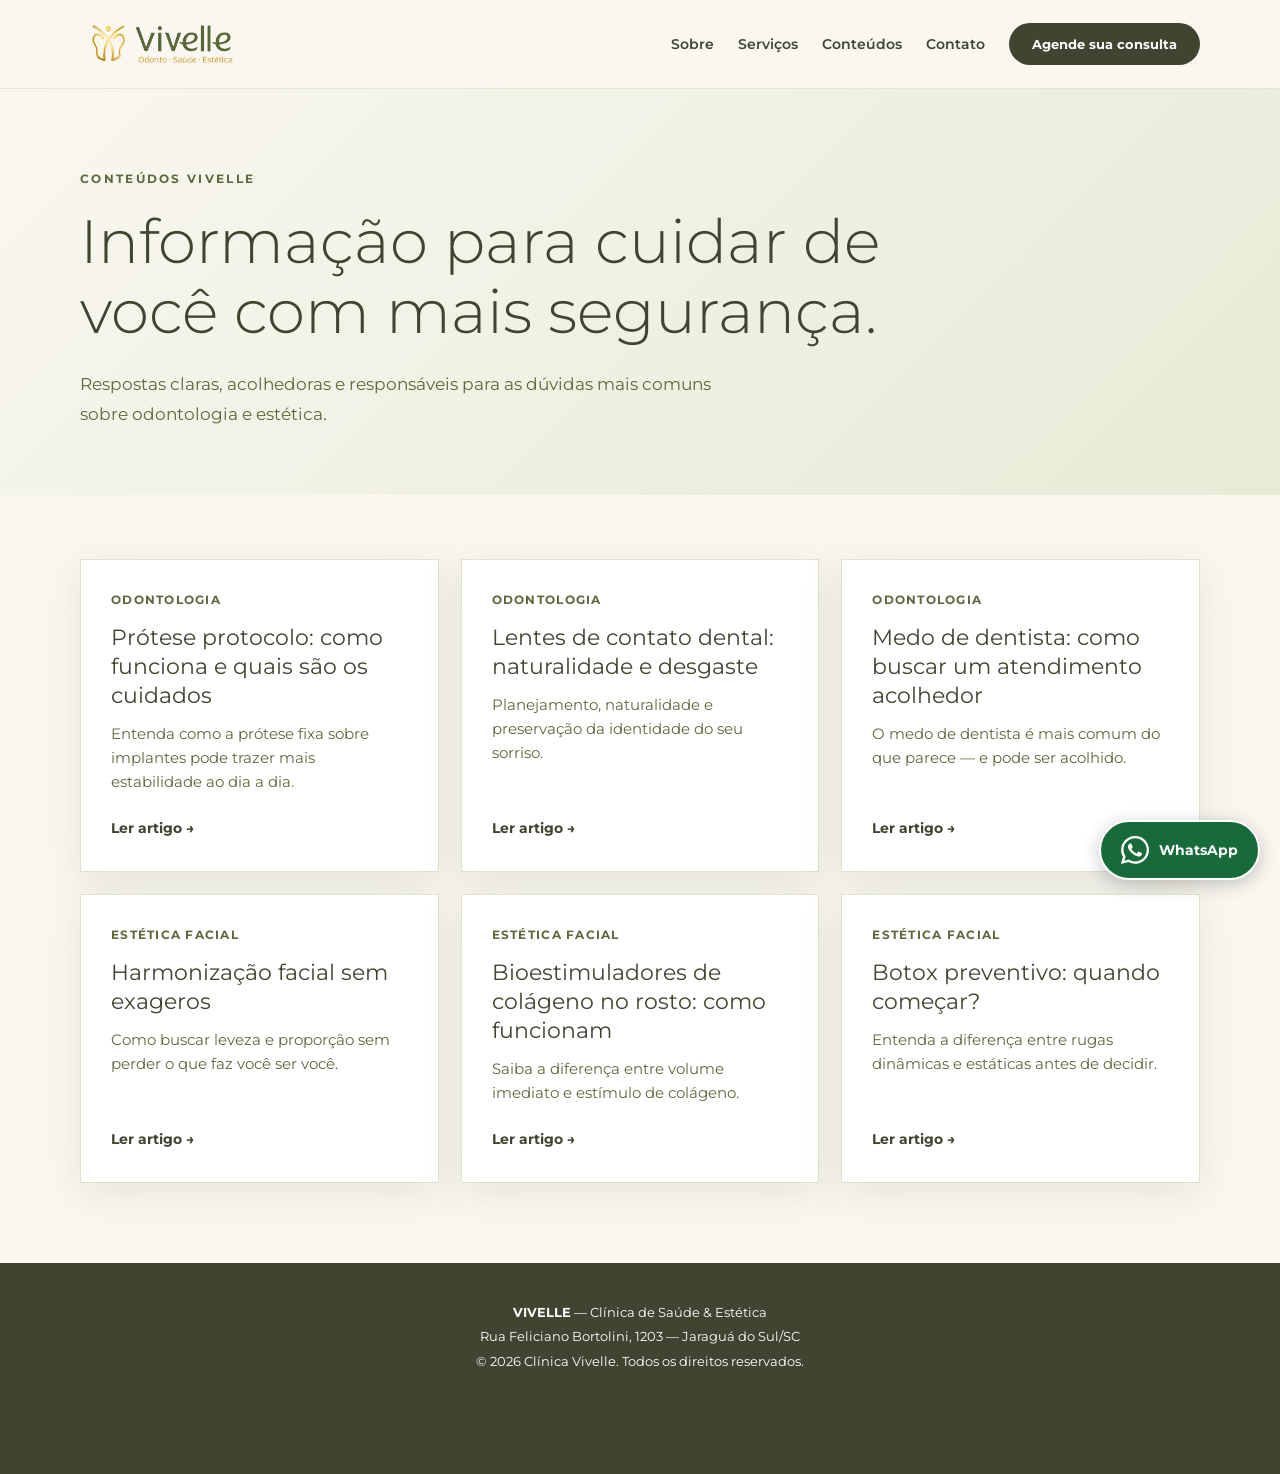
<file: artigos/index.html>
<!DOCTYPE html>
<html lang="pt-BR">
<head>
  <meta charset="UTF-8">
  <meta name="viewport" content="width=device-width, initial-scale=1.0">
  <title>Conteúdos | Clínica Vivelle</title><link rel="canonical" href="https://clinicavivelle.com.br/artigos/">
  <meta name="description" content="Informação clara e acolhedora sobre odontologia, implantes, estética facial e bem-estar na Clínica Vivelle, em Jaraguá do Sul.">
  <link rel="preconnect" href="https://fonts.googleapis.com">
  <link rel="preconnect" href="https://fonts.gstatic.com" crossorigin>
  <link href="https://fonts.googleapis.com/css2?family=Montserrat:wght@300;400;500;600;700&display=swap" rel="stylesheet">
  <link rel="stylesheet" href="artigos.css">
<link rel="stylesheet" href="/whatsapp.css"></head>
<body>
  <header>
    <div class="container header-inner">
      <a href="/" class="logo" aria-label="Página inicial da Vivelle"><img src="../IMAGEMS/Vivelle - versoes logotipo_LOGO 3D - HORIZONTAL - POSITIVO.png" alt="Vivelle"></a>
      <button class="menu-toggle" aria-label="Abrir menu" aria-expanded="false">☰</button>
      <nav><ul><li><a href="/#sobre">Sobre</a></li><li><a href="/#servicos">Serviços</a></li><li><a href="/artigos/">Conteúdos</a></li><li><a href="/#contato">Contato</a></li><li><a href="https://go.pipelead.to/w/gjkfCk" target="_blank" rel="noopener" class="btn">Agende sua consulta</a></li></ul></nav>
    </div>
  </header>
  <main>
    <section class="page-hero"><div class="container"><span class="eyebrow">Conteúdos Vivelle</span><h1>Informação para cuidar de você com mais segurança.</h1><p>Respostas claras, acolhedoras e responsáveis para as dúvidas mais comuns sobre odontologia e estética.</p></div></section>
    <section class="content"><div class="container"><div class="articles-grid">
      <article class="article-card"><span class="tag">Odontologia</span><h2>Prótese protocolo: como funciona e quais são os cuidados</h2><p>Entenda como a prótese fixa sobre implantes pode trazer mais estabilidade ao dia a dia.</p><a href="/artigos/protese-protocolo">Ler artigo →</a></article>
      <article class="article-card"><span class="tag">Odontologia</span><h2>Lentes de contato dental: naturalidade e desgaste</h2><p>Planejamento, naturalidade e preservação da identidade do seu sorriso.</p><a href="/artigos/lentes-de-contato-dental">Ler artigo →</a></article>
      <article class="article-card"><span class="tag">Odontologia</span><h2>Medo de dentista: como buscar um atendimento acolhedor</h2><p>O medo de dentista é mais comum do que parece — e pode ser acolhido.</p><a href="/artigos/odontofobia">Ler artigo →</a></article>
      <article class="article-card"><span class="tag">Estética facial</span><h2>Harmonização facial sem exageros</h2><p>Como buscar leveza e proporção sem perder o que faz você ser você.</p><a href="/artigos/harmonizacao-facial-natural">Ler artigo →</a></article>
      <article class="article-card"><span class="tag">Estética facial</span><h2>Bioestimuladores de colágeno no rosto: como funcionam</h2><p>Saiba a diferença entre volume imediato e estímulo de colágeno.</p><a href="/artigos/bioestimuladores-de-colageno">Ler artigo →</a></article>
      <article class="article-card"><span class="tag">Estética facial</span><h2>Botox preventivo: quando começar?</h2><p>Entenda a diferença entre rugas dinâmicas e estáticas antes de decidir.</p><a href="/artigos/botox-preventivo">Ler artigo →</a></article>
    </div></div></section>
  </main>
  <footer><div class="container"><p><strong>VIVELLE</strong> — Clínica de Saúde & Estética</p><p>Rua Feliciano Bortolini, 1203 — Jaraguá do Sul/SC</p><p>© 2026 Clínica Vivelle. Todos os direitos reservados.</p></div></footer>
  <script>const b=document.querySelector('.menu-toggle'),n=document.querySelector('nav ul');b.addEventListener('click',()=>{const e=n.classList.toggle('active');b.setAttribute('aria-expanded',e);b.textContent=e?'✕':'☰'});</script>
<a class="whatsapp-float" href="https://go.pipelead.to/w/gjkfCk" target="_blank" rel="noopener noreferrer" aria-label="Falar com a Vivelle pelo WhatsApp (abre em nova aba)" title="Falar com a Vivelle pelo WhatsApp"><svg xmlns="http://www.w3.org/2000/svg" viewBox="0 0 24 24" width="28" height="28" aria-hidden="true" focusable="false"><path fill="currentColor" d="M20.52 3.48A11.9 11.9 0 0 0 12.05 0C5.47 0 .12 5.35.12 11.93c0 2.1.55 4.15 1.6 5.96L0 24l6.26-1.64a11.9 11.9 0 0 0 5.78 1.47h.01C18.63 23.83 24 18.48 24 11.9c0-3.18-1.24-6.17-3.48-8.42ZM12.05 21.8a9.86 9.86 0 0 1-5.03-1.38l-.36-.21-3.72.98.99-3.63-.24-.37a9.87 9.87 0 0 1-1.52-5.26c0-5.47 4.45-9.92 9.93-9.92a9.84 9.84 0 0 1 7.01 2.91 9.84 9.84 0 0 1 2.9 7.01c0 5.47-4.46 9.87-9.96 9.87Zm5.44-7.4c-.3-.15-1.77-.87-2.04-.97-.28-.1-.48-.15-.68.15s-.77.97-.94 1.17c-.17.2-.35.22-.65.07-.3-.15-1.26-.46-2.4-1.48-.89-.79-1.49-1.77-1.66-2.07-.17-.3-.02-.46.13-.61.13-.13.3-.35.45-.52.15-.18.2-.3.3-.5.1-.2.05-.38-.02-.53-.08-.15-.68-1.62-.93-2.22-.24-.58-.49-.5-.67-.51h-.57c-.2 0-.52.07-.8.37-.27.3-1.04 1.02-1.04 2.49s1.07 2.88 1.22 3.08c.15.2 2.1 3.21 5.08 4.5.71.3 1.26.49 1.69.63.71.23 1.36.2 1.87.12.57-.09 1.77-.72 2.02-1.42.25-.69.25-1.29.17-1.41-.07-.13-.27-.2-.57-.35Z"/></svg><span>WhatsApp</span></a>
</body>
</html>
</file>
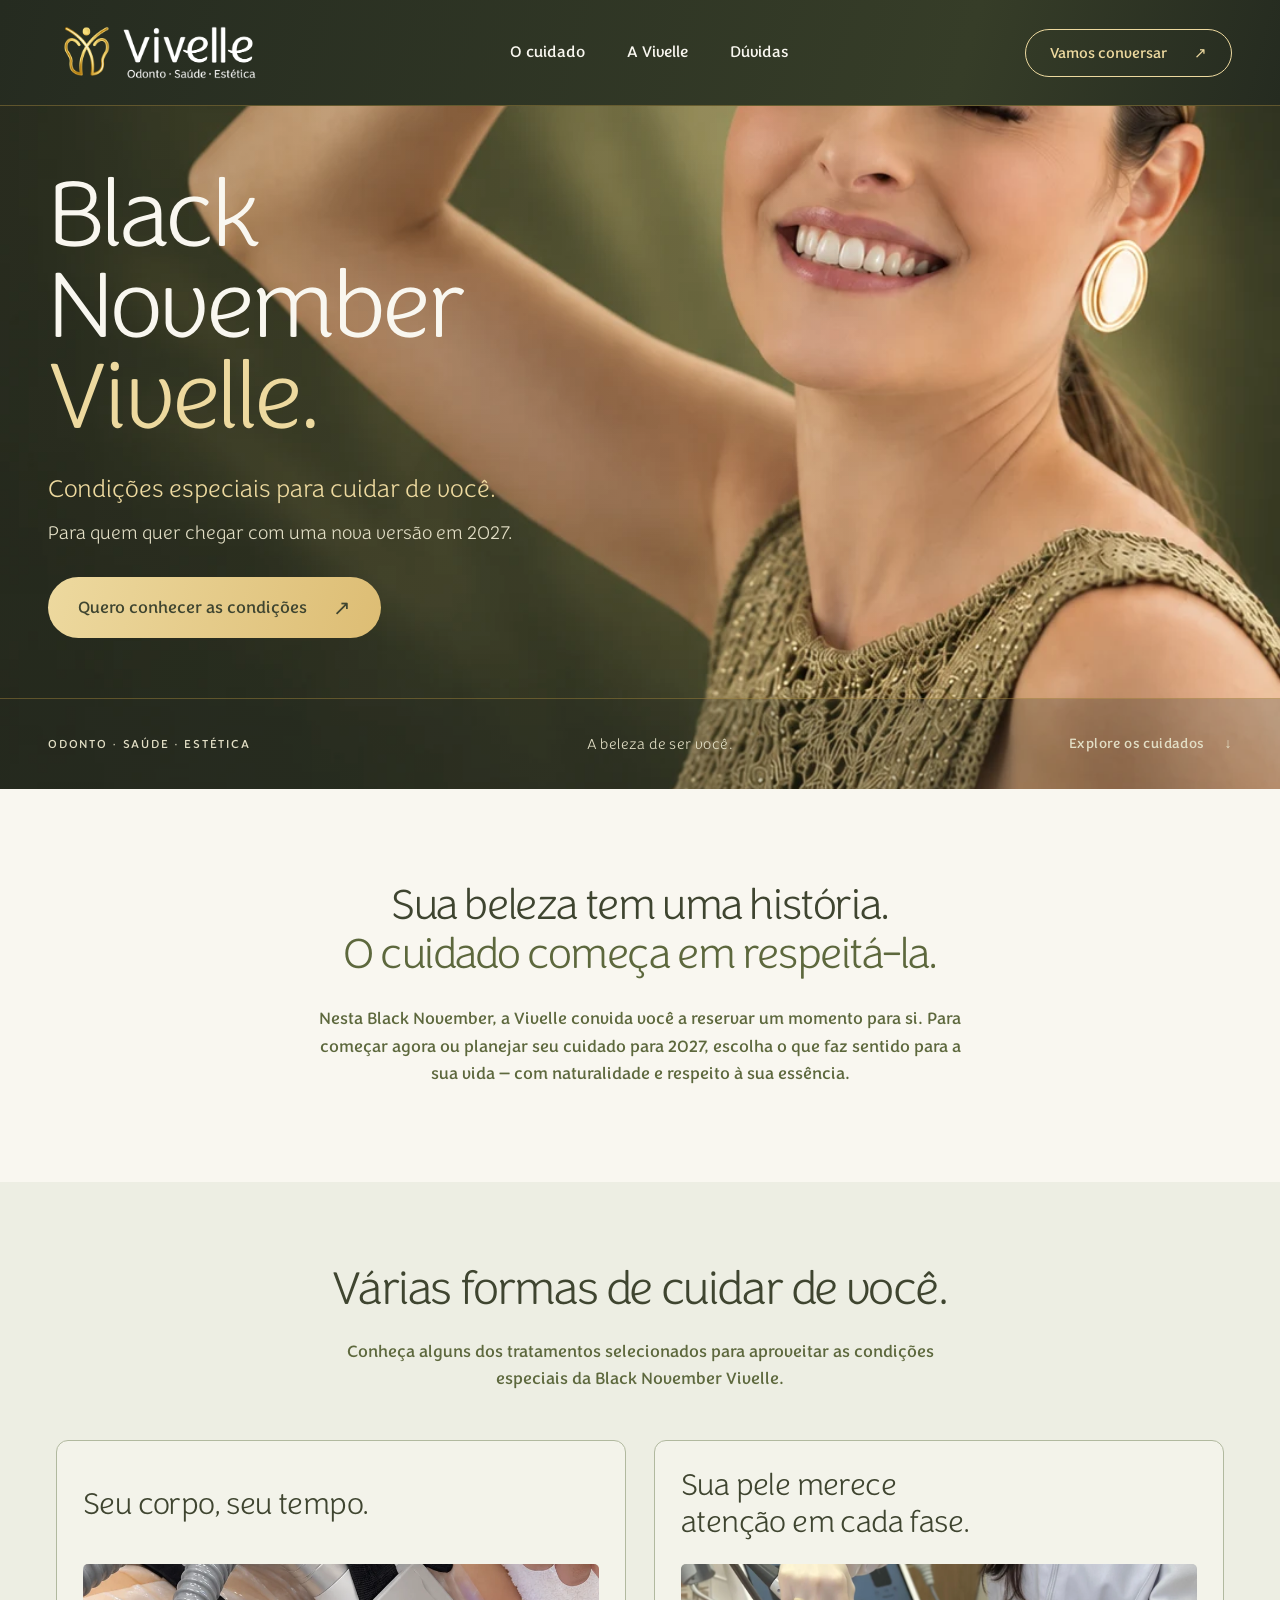
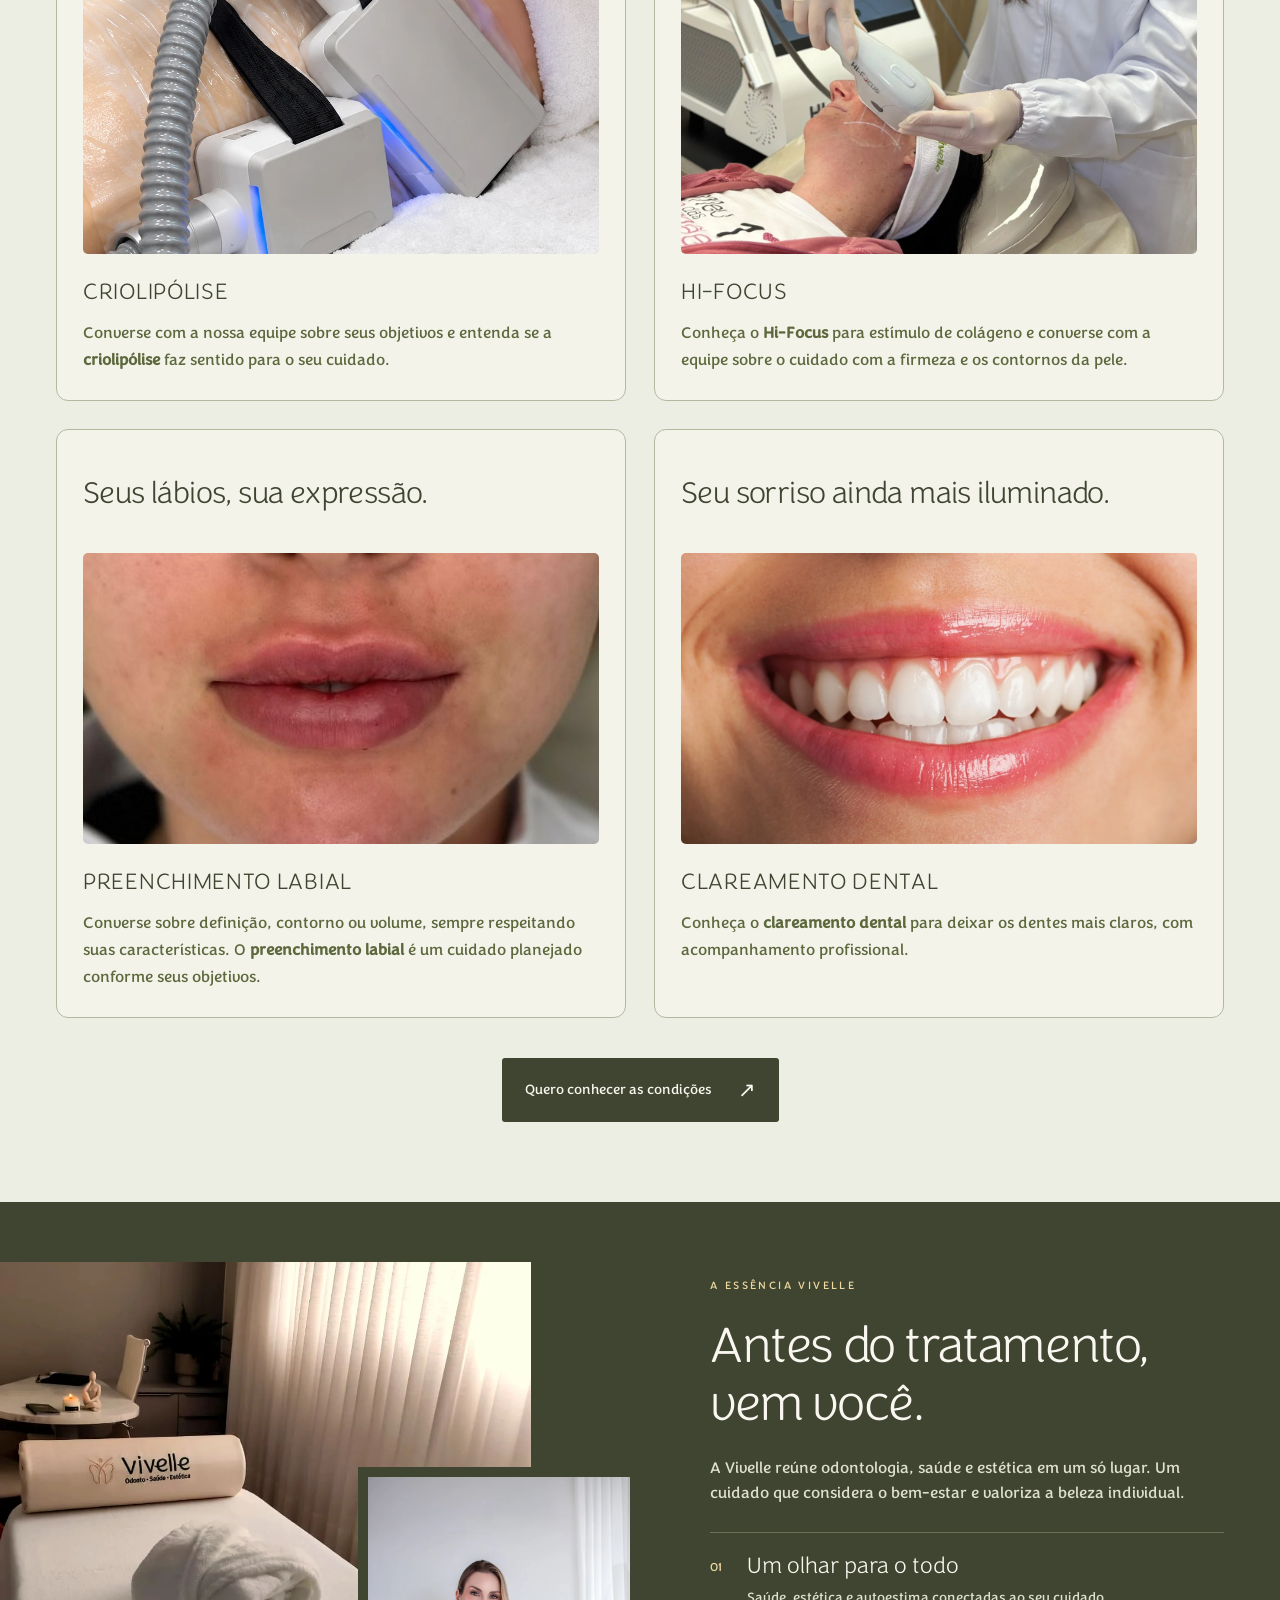
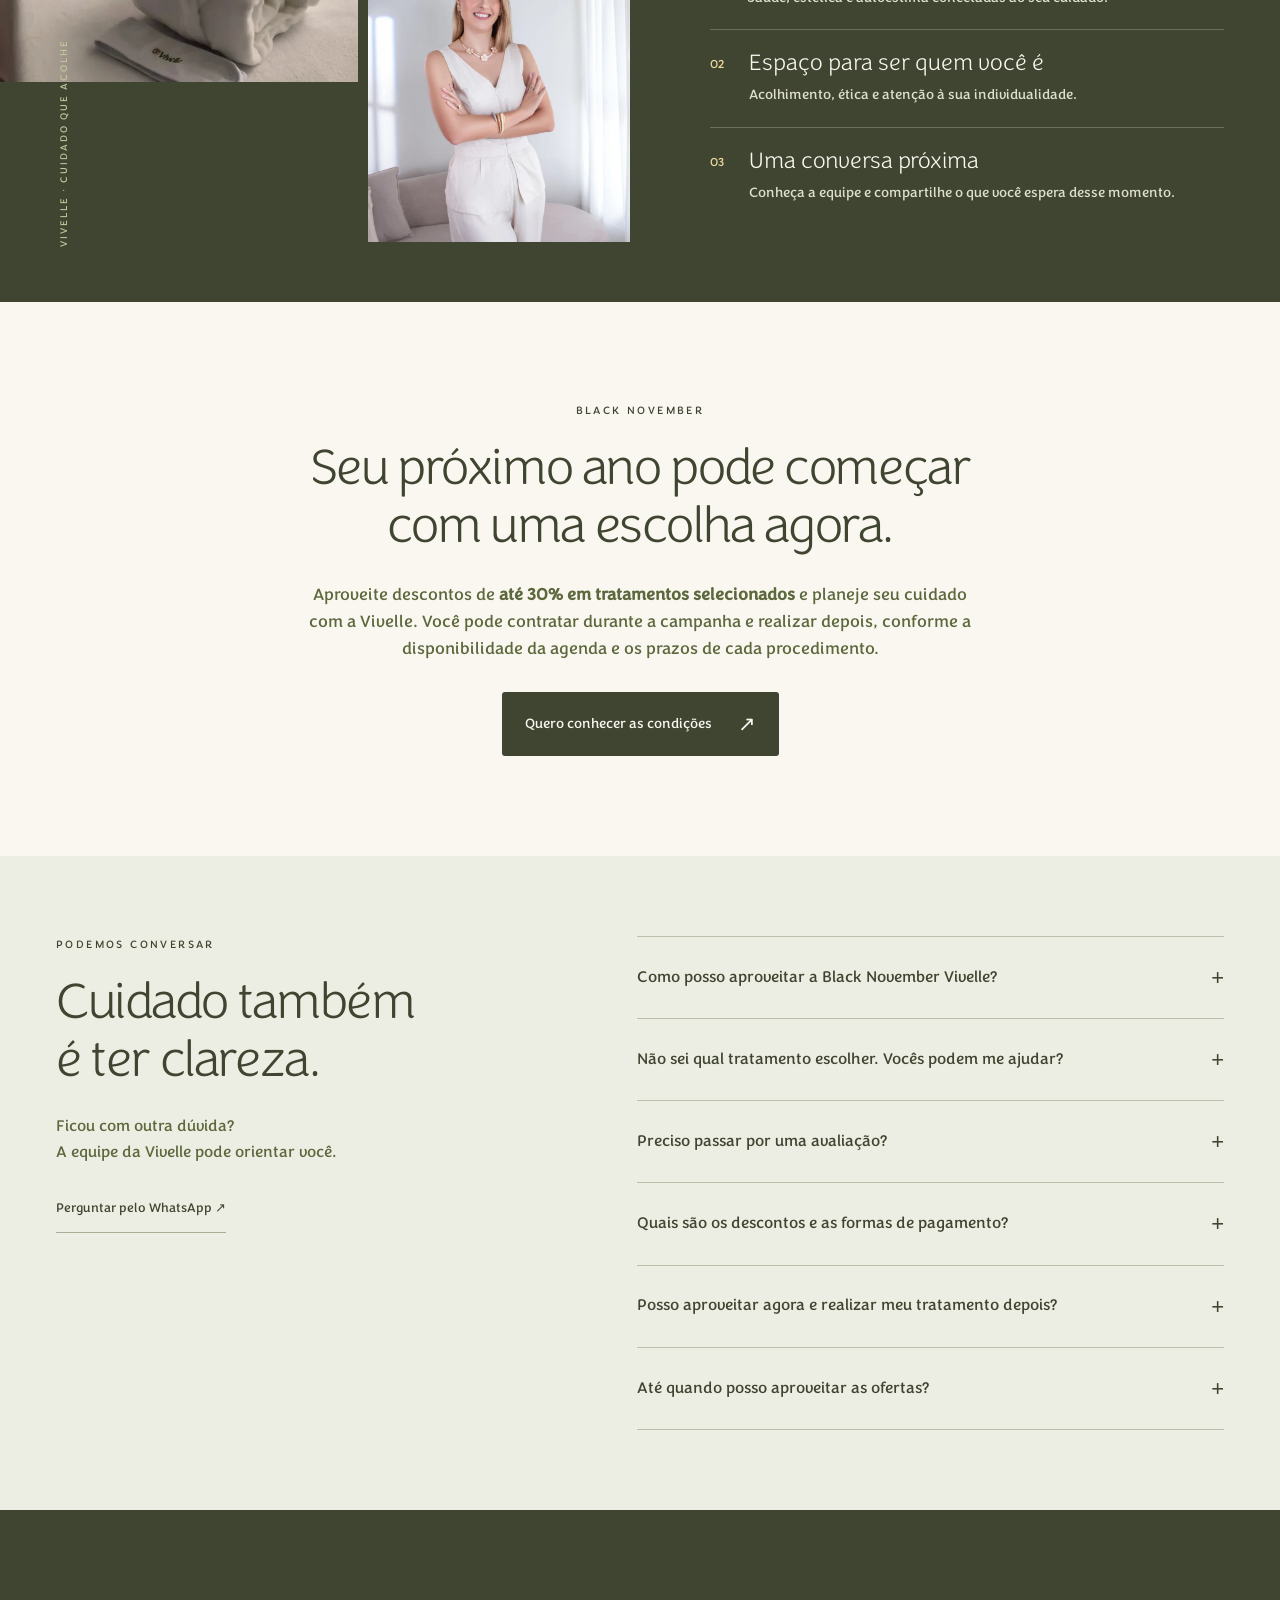
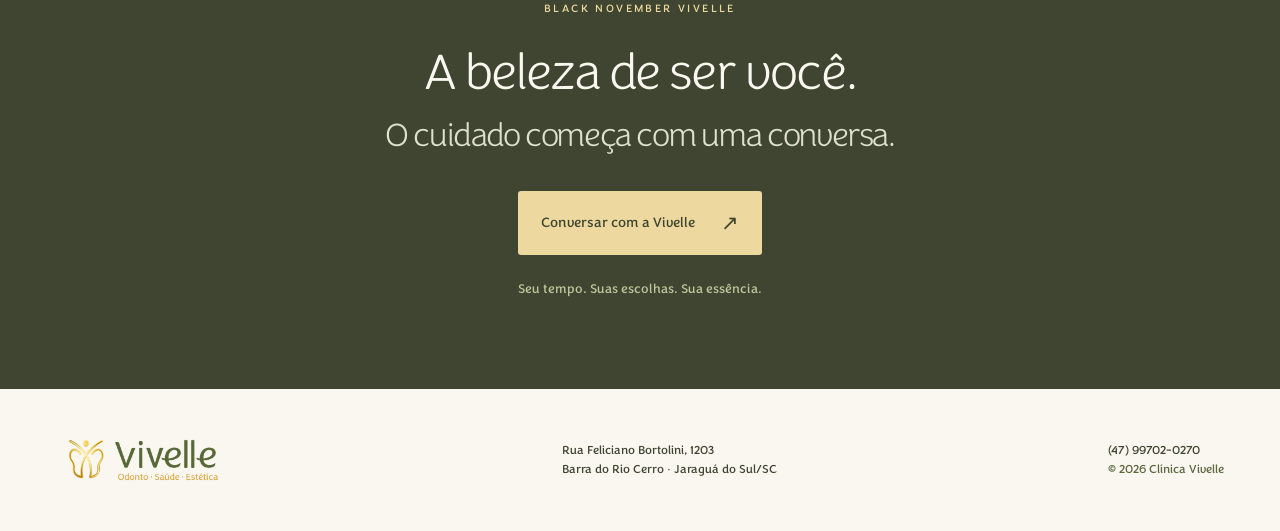
<file: black/index.html>
<!doctype html>
<html lang="pt-BR">
<head>
  <meta charset="utf-8">
  <meta name="viewport" content="width=device-width, initial-scale=1">
  <meta name="robots" content="noindex, nofollow">
  <meta name="theme-color" content="#3f4530">
  <meta name="description" content="Black November Vivelle. A beleza de ser você: cuidado com o corpo, rosto, lábios e sorriso. Converse com a nossa equipe.">
  <link rel="canonical" href="https://clinicavivelle.com.br/black/">
  <title>Black November Vivelle | Condições especiais para cuidar de você</title>
  <link rel="preload" href="assets/congenial-extralight.otf" as="font" type="font/otf" crossorigin>
  <link rel="stylesheet" href="styles.css">
  <link rel="stylesheet" href="hero.css">
  <link rel="stylesheet" href="treatments.css">
  <script src="campaign.js?v=pipelead-qMIo0K" defer></script>
</head>
<body>
  <a class="skip" href="#conteudo">Pular para o conteúdo</a>
  <header>
    <a href="#inicio" class="brand" aria-label="Vivelle, início"><img src="assets/logo-claro.webp" alt="Vivelle — Odonto, Saúde, Estética" width="600" height="189"></a>
    <button class="menu-button" aria-label="Abrir menu" aria-expanded="false" aria-controls="main-nav"><span></span><span></span><span></span></button>
    <nav id="main-nav" aria-label="Navegação principal"><a href="#cuidados">O cuidado</a><a href="#vivelle">A Vivelle</a><a href="#duvidas">Dúvidas</a></nav>
    <a class="header-contact" data-whatsapp="geral" href="https://go.pipelead.to/w/qMIo0K" target="_blank" rel="noopener noreferrer">Vamos conversar <span aria-hidden="true">↗</span></a>
  </header>
  <main id="conteudo">
    <section class="hero" id="inicio" aria-labelledby="titulo">
      <picture class="hero-art" aria-hidden="true"><source media="(max-width: 760px)" srcset="assets/hero-mobile-v2.webp"><img src="assets/hero-desktop-v2.webp" alt="" width="1672" height="941" fetchpriority="high"></picture>
      <div class="hero-copy">
        <h1 id="titulo">Black<br>November<br><em>Vivelle.</em></h1>
        <p class="hero-offer">Condições especiais para cuidar de você.</p>
        <p class="hero-description">Para quem quer chegar com uma nova versão em 2027.</p>
        <a class="button button-gold" data-whatsapp="geral" href="https://go.pipelead.to/w/qMIo0K" target="_blank" rel="noopener noreferrer">Quero conhecer as condições <span aria-hidden="true">↗</span></a>
      </div>
      <div class="hero-footnote"><span>ODONTO · SAÚDE · ESTÉTICA</span><span>A beleza de ser você.</span><a class="hero-explore" href="#cuidados">Explore os cuidados <span aria-hidden="true">↓</span></a></div>
    </section>
    <section class="intro wrap">
      <h2>Sua beleza tem uma história.<br><span>O cuidado começa em respeitá-la.</span></h2>
      <p>Nesta Black November, a Vivelle convida você a reservar um momento para si. Para começar agora ou planejar seu cuidado para 2027, escolha o que faz sentido para a sua vida — com naturalidade e respeito à sua essência.</p>
    </section>
    <section class="care-section" id="cuidados" aria-labelledby="care-title">
      <div class="wrap">
        <div class="treatments-heading"><h2 id="care-title">Várias formas de cuidar de você.</h2><p>Conheça alguns dos tratamentos selecionados para aproveitar as condições especiais da Black November Vivelle.</p></div>
        <div class="care-grid">
          <article class="care-card" id="criolipolise"><h3 class="treatment-tagline">Seu corpo, seu tempo.</h3><figure class="treatment-photo"><img src="assets/tratamento-criolipolise-v1.webp" alt="Imagem ilustrativa de aplicação corporal de criolipólise" width="1400" height="875" loading="lazy"></figure><div class="treatment-copy"><p class="treatment-name">CRIOLIPÓLISE</p><p>Converse com a nossa equipe sobre seus objetivos e entenda se a <strong>criolipólise</strong> faz sentido para o seu cuidado.</p></div></article>
          <article class="care-card" id="hi-focus"><h3 class="treatment-tagline">Sua pele merece atenção em cada fase.</h3><figure class="treatment-photo"><img src="assets/tratamento-hi-focus-v1.webp" alt="Profissional realizando aplicação de Hi-Focus na face" width="1400" height="875" loading="lazy"></figure><div class="treatment-copy"><p class="treatment-name">HI-FOCUS</p><p>Conheça o <strong>Hi-Focus</strong> para estímulo de colágeno e converse com a equipe sobre o cuidado com a firmeza e os contornos da pele.</p></div></article>
          <article class="care-card" id="preenchimento-labial"><h3 class="treatment-tagline">Seus lábios, sua expressão.</h3><figure class="treatment-photo"><img src="assets/tratamento-labial-depois-v3.webp" alt="Detalhe dos lábios na foto de depois fornecida pela clínica" width="1400" height="875" loading="lazy"></figure><div class="treatment-copy"><p class="treatment-name">PREENCHIMENTO LABIAL</p><p>Converse sobre definição, contorno ou volume, sempre respeitando suas características. O <strong>preenchimento labial</strong> é um cuidado planejado conforme seus objetivos.</p></div></article>
          <article class="care-card" id="clareamento-dental"><h3 class="treatment-tagline">Seu sorriso ainda mais iluminado.</h3><figure class="treatment-photo"><img src="assets/clareamento-sorriso-fornecido-v2.webp" alt="Sorriso em destaque na imagem fornecida para o clareamento dental" width="1600" height="890" loading="lazy"></figure><div class="treatment-copy"><p class="treatment-name">CLAREAMENTO DENTAL</p><p>Conheça o <strong>clareamento dental</strong> para deixar os dentes mais claros, com acompanhamento profissional.</p></div></article>
        </div>
        <div class="care-cta"><a class="button button-olive" data-whatsapp="geral" href="https://go.pipelead.to/w/qMIo0K" target="_blank" rel="noopener noreferrer">Quero conhecer as condições <span aria-hidden="true">↗</span></a></div>
      </div>
    </section>
    <section id="vivelle" class="about">
      <div class="about-photos"><img class="room" src="assets/ambiente.webp" alt="Ambiente interno da Clínica Vivelle" width="1000" height="750" loading="lazy"><img class="portrait" src="assets/mariana-equipe.webp" alt="Retrato de Mariana, do acervo da Vivelle" width="850" height="1275" loading="lazy"><span>VIVELLE · CUIDADO QUE ACOLHE</span></div>
      <div class="about-copy"><p class="eyebrow">A ESSÊNCIA VIVELLE</p><h2>Antes do tratamento,<br>vem você.</h2><p>A Vivelle reúne odontologia, saúde e estética em um só lugar. Um cuidado que considera o bem-estar e valoriza a beleza individual.</p><div class="value"><span>01</span><div><h3>Um olhar para o todo</h3><p>Saúde, estética e autoestima conectadas ao seu cuidado.</p></div></div><div class="value"><span>02</span><div><h3>Espaço para ser quem você é</h3><p>Acolhimento, ética e atenção à sua individualidade.</p></div></div><div class="value"><span>03</span><div><h3>Uma conversa próxima</h3><p>Conheça a equipe e compartilhe o que você espera desse momento.</p></div></div></div>
    </section>
    <section class="conditions wrap" id="condicoes">
      <div><p class="eyebrow">BLACK NOVEMBER</p><h2>Seu próximo ano pode começar com uma escolha agora.</h2><p>Aproveite descontos de <strong>até 30% em tratamentos selecionados</strong> e planeje seu cuidado com a Vivelle. Você pode contratar durante a campanha e realizar depois, conforme a disponibilidade da agenda e os prazos de cada procedimento.</p><a class="button button-olive" data-whatsapp="geral" href="https://go.pipelead.to/w/qMIo0K" target="_blank" rel="noopener noreferrer">Quero conhecer as condições <span aria-hidden="true">↗</span></a></div>
    </section>
    <section id="duvidas" class="faq-section"><div class="wrap faq-layout"><div><p class="eyebrow">PODEMOS CONVERSAR</p><h2>Cuidado também<br>é ter clareza.</h2><p>Ficou com outra dúvida?<br>A equipe da Vivelle pode orientar você.</p><a class="text-link" data-whatsapp="geral" href="https://go.pipelead.to/w/qMIo0K" target="_blank" rel="noopener noreferrer">Perguntar pelo WhatsApp ↗</a></div><div class="faq-list">
      <details><summary>Como posso aproveitar a Black November Vivelle?<span aria-hidden="true">+</span></summary><p>Entre em contato com nossa equipe para conhecer as condições especiais da campanha e receber orientação sobre os próximos passos.</p></details>
      <details><summary>Não sei qual tratamento escolher. Vocês podem me ajudar?<span aria-hidden="true">+</span></summary><p>Claro! Nossa equipe está preparada para ouvir seus objetivos, esclarecer suas dúvidas e direcionar você para uma avaliação com o profissional adequado. Assim, você pode escolher seu tratamento com mais segurança e tranquilidade.</p></details>
      <details><summary>Preciso passar por uma avaliação?<span aria-hidden="true">+</span></summary><p>Nossa equipe orientará se o tratamento de interesse exige uma avaliação prévia e explicará como funciona o agendamento.</p></details>
      <details><summary>Quais são os descontos e as formas de pagamento?<span aria-hidden="true">+</span></summary><p>A Black November Vivelle oferece descontos de até 30% em tratamentos selecionados. Os percentuais e as formas de pagamento variam conforme o procedimento. Converse com a equipe para conhecer as condições.</p></details>
      <details><summary>Posso aproveitar agora e realizar meu tratamento depois?<span aria-hidden="true">+</span></summary><p>Sim! Você pode garantir as condições especiais da Black November Vivelle e programar a realização do seu tratamento para uma data posterior, conforme a disponibilidade da agenda e os prazos estabelecidos para cada procedimento. Assim, você aproveita os descontos e organiza seus cuidados com tranquilidade!</p></details>
      <details><summary>Até quando posso aproveitar as ofertas?<span aria-hidden="true">+</span></summary><p>Consulte nossa equipe para confirmar a vigência da campanha e os prazos para contratação e realização de cada procedimento.</p></details>
    </div></div></section>
    <section class="closing"><div class="wrap"><p class="eyebrow">BLACK NOVEMBER VIVELLE</p><h2>A beleza de ser você.<br><span>O cuidado começa com uma conversa.</span></h2><a class="button button-gold" data-whatsapp="geral" href="https://go.pipelead.to/w/qMIo0K" target="_blank" rel="noopener noreferrer">Conversar com a Vivelle <span aria-hidden="true">↗</span></a><p class="closing-note">Seu tempo. Suas escolhas. Sua essência.</p></div></section>
  </main>
  <footer class="wrap"><img src="assets/logo-oliva.webp" alt="Vivelle — Odonto, Saúde, Estética" width="600" height="189"><div>Rua Feliciano Bortolini, 1203<br>Barra do Rio Cerro · Jaraguá do Sul/SC</div><div><a href="tel:+5547997020270">(47) 99702-0270</a><br><span>© 2026 Clínica Vivelle</span></div></footer>
  <div class="mobile-cta"><a class="button button-gold" data-whatsapp="geral" href="https://go.pipelead.to/w/qMIo0K" target="_blank" rel="noopener noreferrer">Conversar pelo WhatsApp <span aria-hidden="true">↗</span></a></div>
</body>
</html>
</file>
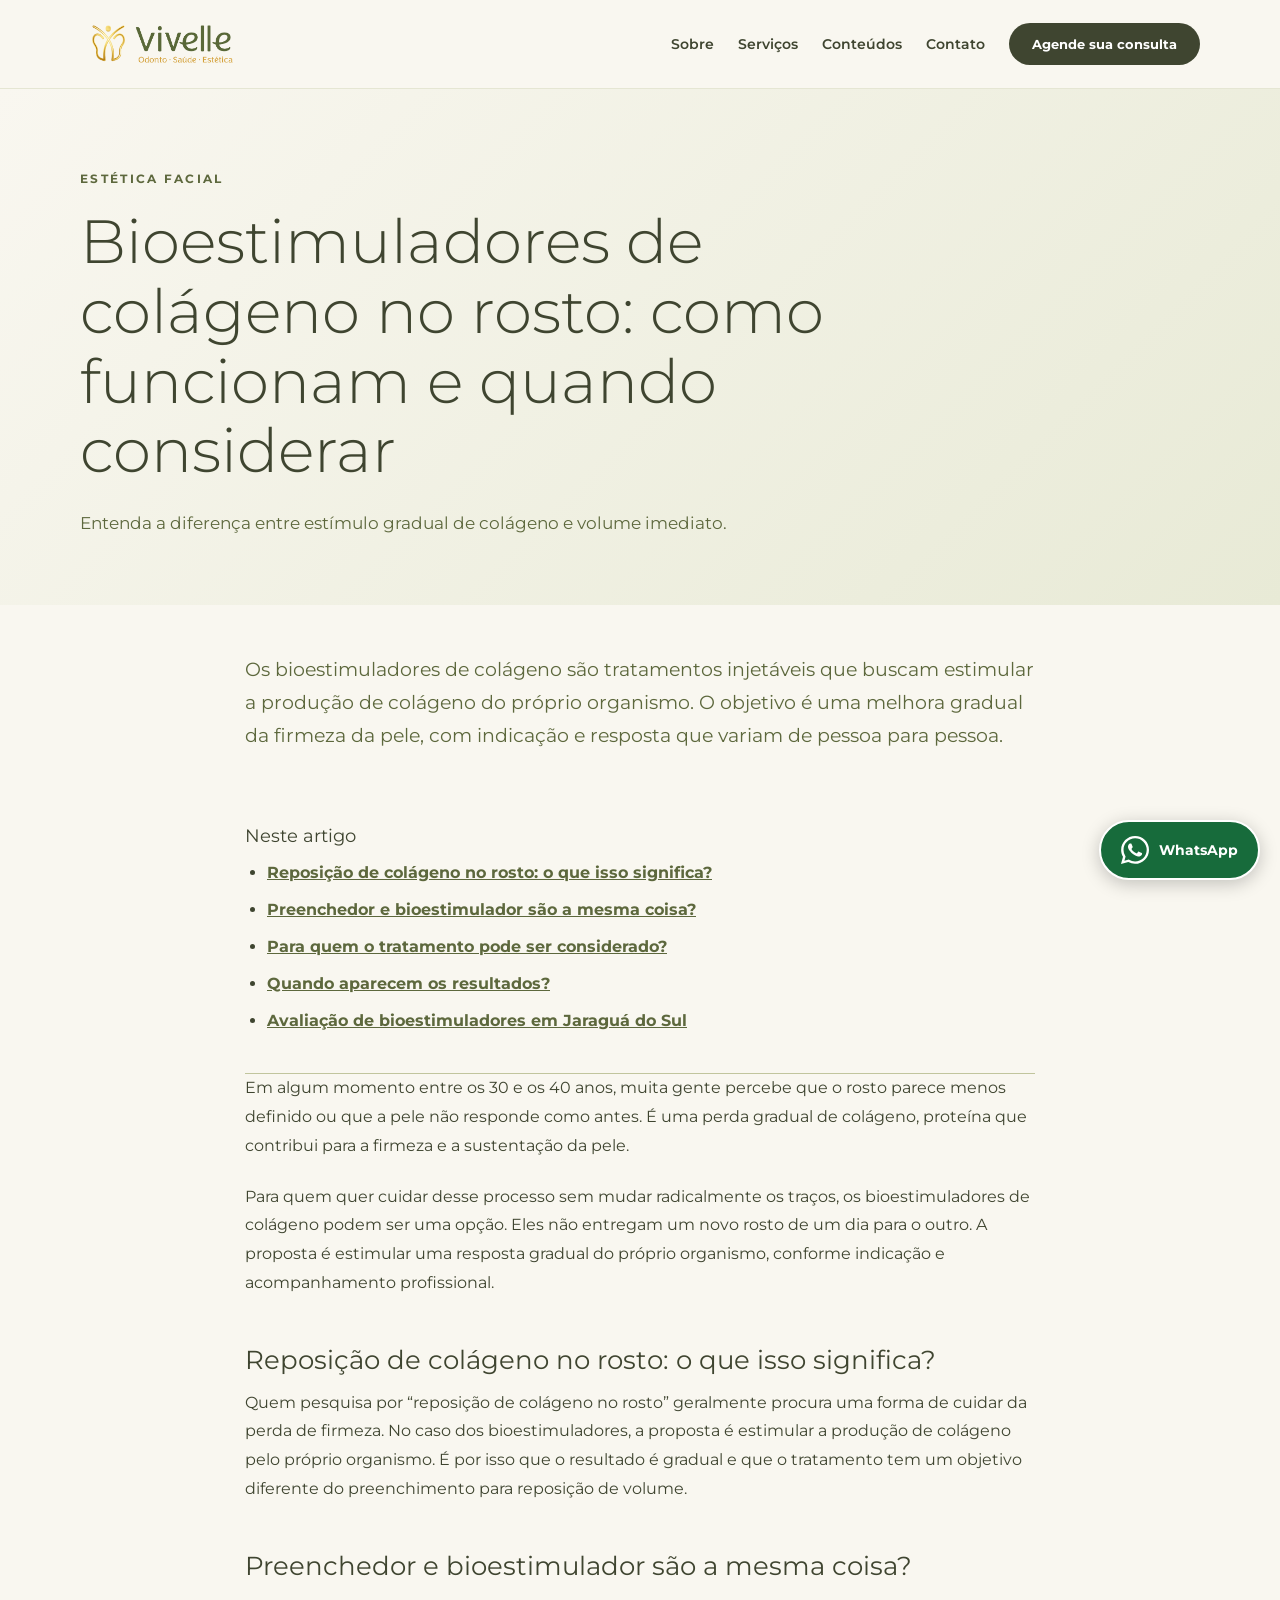
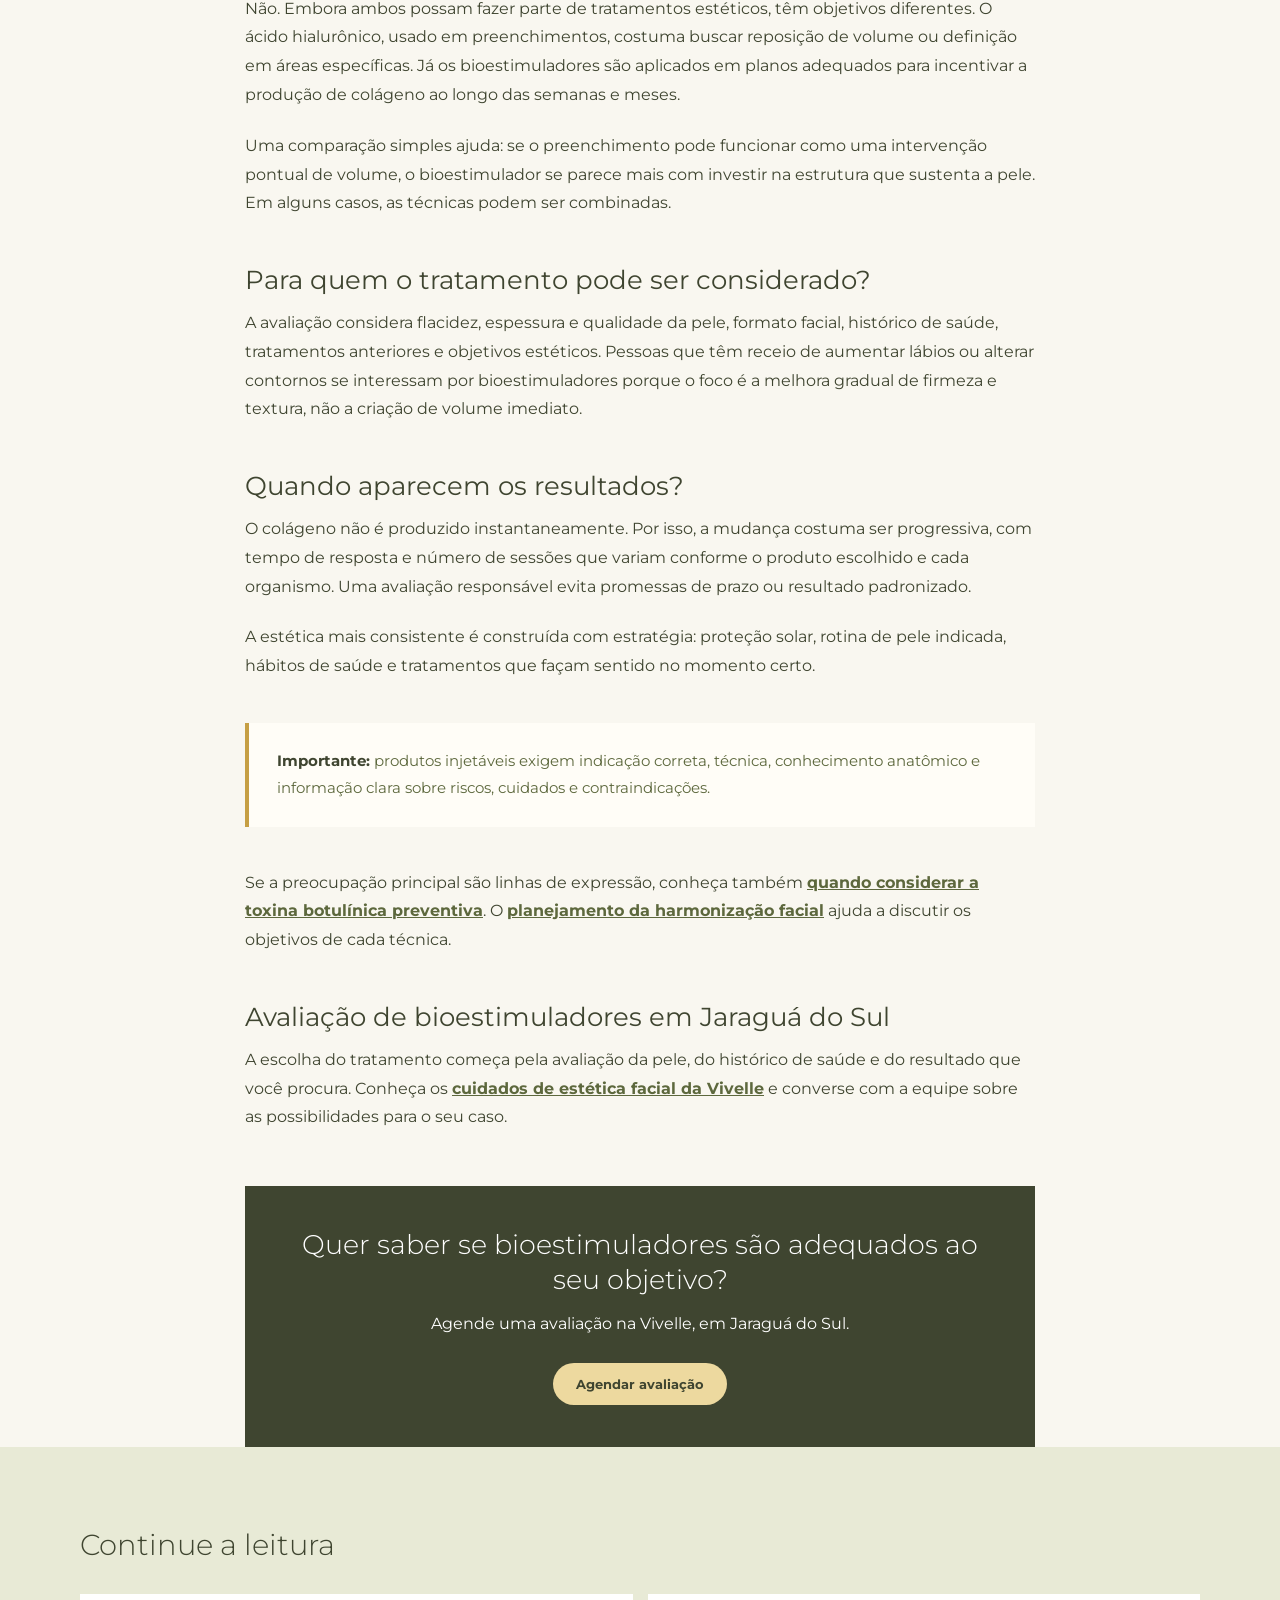
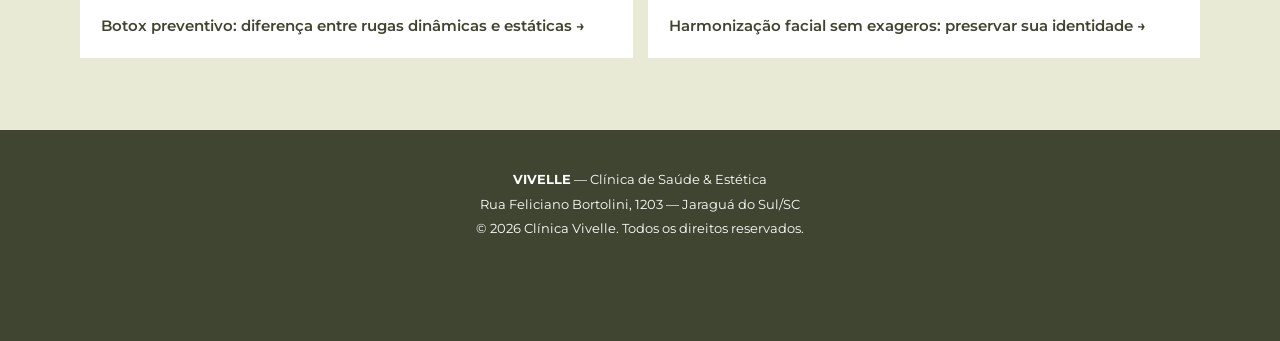
<file: artigos/bioestimuladores-de-colageno.html>
<!DOCTYPE html><html lang="pt-BR"><head><meta charset="UTF-8"><meta name="viewport" content="width=device-width, initial-scale=1.0"><title>Bioestimulador de colágeno no rosto: como funciona | Vivelle</title><link rel="canonical" href="https://clinicavivelle.com.br/artigos/bioestimuladores-de-colageno"><meta name="description" content="Busca reposição de colágeno no rosto? Entenda como os bioestimuladores atuam na firmeza da pele e como é a avaliação na Vivelle, em Jaraguá do Sul."><link rel="preconnect" href="https://fonts.googleapis.com"><link rel="preconnect" href="https://fonts.gstatic.com" crossorigin><link href="https://fonts.googleapis.com/css2?family=Montserrat:wght@300;400;500;600;700&display=swap" rel="stylesheet"><link rel="stylesheet" href="artigos.css"><link rel="stylesheet" href="/whatsapp.css"></head><body><header><div class="container header-inner"><a href="/" class="logo" aria-label="Página inicial da Vivelle"><img src="../IMAGEMS/Vivelle - versoes logotipo_LOGO 3D - HORIZONTAL - POSITIVO.png" alt="Vivelle"></a><button class="menu-toggle" aria-label="Abrir menu" aria-expanded="false">☰</button><nav><ul><li><a href="/#sobre">Sobre</a></li><li><a href="/#servicos">Serviços</a></li><li><a href="/artigos/">Conteúdos</a></li><li><a href="/#contato">Contato</a></li><li><a href="https://go.pipelead.to/w/gjkfCk" target="_blank" rel="noopener" class="btn">Agende sua consulta</a></li></ul></nav></div></header><main><section class="page-hero"><div class="container"><span class="eyebrow">Estética facial</span><h1>Bioestimuladores de colágeno no rosto: como funcionam e quando considerar</h1><p>Entenda a diferença entre estímulo gradual de colágeno e volume imediato.</p></div></section><article class="article"><p class="article-intro">Os bioestimuladores de colágeno são tratamentos injetáveis que buscam estimular a produção de colágeno do próprio organismo. O objetivo é uma melhora gradual da firmeza da pele, com indicação e resposta que variam de pessoa para pessoa.</p><section class="article-overview" aria-label="Neste artigo"><h2>Neste artigo</h2><ul><li><a href="#duvida-1">Reposição de colágeno no rosto: o que isso significa?</a></li><li><a href="#duvida-2">Preenchedor e bioestimulador são a mesma coisa?</a></li><li><a href="#duvida-3">Para quem o tratamento pode ser considerado?</a></li><li><a href="#duvida-4">Quando aparecem os resultados?</a></li><li><a href="#duvida-5">Avaliação de bioestimuladores em Jaraguá do Sul</a></li></ul></section><p>Em algum momento entre os 30 e os 40 anos, muita gente percebe que o rosto parece menos definido ou que a pele não responde como antes. É uma perda gradual de colágeno, proteína que contribui para a firmeza e a sustentação da pele.</p><p>Para quem quer cuidar desse processo sem mudar radicalmente os traços, os bioestimuladores de colágeno podem ser uma opção. Eles não entregam um novo rosto de um dia para o outro. A proposta é estimular uma resposta gradual do próprio organismo, conforme indicação e acompanhamento profissional.</p><h2 id="duvida-1">Reposição de colágeno no rosto: o que isso significa?</h2><p>Quem pesquisa por “reposição de colágeno no rosto” geralmente procura uma forma de cuidar da perda de firmeza. No caso dos bioestimuladores, a proposta é estimular a produção de colágeno pelo próprio organismo. É por isso que o resultado é gradual e que o tratamento tem um objetivo diferente do preenchimento para reposição de volume.</p><h2 id="duvida-2">Preenchedor e bioestimulador são a mesma coisa?</h2><p>Não. Embora ambos possam fazer parte de tratamentos estéticos, têm objetivos diferentes. O ácido hialurônico, usado em preenchimentos, costuma buscar reposição de volume ou definição em áreas específicas. Já os bioestimuladores são aplicados em planos adequados para incentivar a produção de colágeno ao longo das semanas e meses.</p><p>Uma comparação simples ajuda: se o preenchimento pode funcionar como uma intervenção pontual de volume, o bioestimulador se parece mais com investir na estrutura que sustenta a pele. Em alguns casos, as técnicas podem ser combinadas.</p><h2 id="duvida-3">Para quem o tratamento pode ser considerado?</h2><p>A avaliação considera flacidez, espessura e qualidade da pele, formato facial, histórico de saúde, tratamentos anteriores e objetivos estéticos. Pessoas que têm receio de aumentar lábios ou alterar contornos se interessam por bioestimuladores porque o foco é a melhora gradual de firmeza e textura, não a criação de volume imediato.</p><h2 id="duvida-4">Quando aparecem os resultados?</h2><p>O colágeno não é produzido instantaneamente. Por isso, a mudança costuma ser progressiva, com tempo de resposta e número de sessões que variam conforme o produto escolhido e cada organismo. Uma avaliação responsável evita promessas de prazo ou resultado padronizado.</p><p>A estética mais consistente é construída com estratégia: proteção solar, rotina de pele indicada, hábitos de saúde e tratamentos que façam sentido no momento certo.</p><div class="notice"><strong>Importante:</strong> produtos injetáveis exigem indicação correta, técnica, conhecimento anatômico e informação clara sobre riscos, cuidados e contraindicações.</div><p>Se a preocupação principal são linhas de expressão, conheça também <a href="/artigos/botox-preventivo">quando considerar a toxina botulínica preventiva</a>. O <a href="/artigos/harmonizacao-facial-natural">planejamento da harmonização facial</a> ajuda a discutir os objetivos de cada técnica.</p><h2 id="duvida-5">Avaliação de bioestimuladores em Jaraguá do Sul</h2><p>A escolha do tratamento começa pela avaliação da pele, do histórico de saúde e do resultado que você procura. Conheça os <a href="/#estetica-facial">cuidados de estética facial da Vivelle</a> e converse com a equipe sobre as possibilidades para o seu caso.</p><section class="cta"><h2>Quer saber se bioestimuladores são adequados ao seu objetivo?</h2><p>Agende uma avaliação na Vivelle, em Jaraguá do Sul.</p><a href="https://go.pipelead.to/w/gjkfCk" target="_blank" rel="noopener" class="btn">Agendar avaliação</a></section></article><section class="related"><div class="container"><h2>Continue a leitura</h2><div class="related-links"><a href="/artigos/botox-preventivo">Botox preventivo: diferença entre rugas dinâmicas e estáticas →</a><a href="/artigos/harmonizacao-facial-natural">Harmonização facial sem exageros: preservar sua identidade →</a></div></div></section></main><footer><div class="container"><p><strong>VIVELLE</strong> — Clínica de Saúde & Estética</p><p>Rua Feliciano Bortolini, 1203 — Jaraguá do Sul/SC</p><p>© 2026 Clínica Vivelle. Todos os direitos reservados.</p></div></footer><script>const b=document.querySelector('.menu-toggle'),n=document.querySelector('nav ul');b.addEventListener('click',()=>{const e=n.classList.toggle('active');b.setAttribute('aria-expanded',e);b.textContent=e?'✕':'☰'});</script><a class="whatsapp-float" href="https://go.pipelead.to/w/gjkfCk" target="_blank" rel="noopener noreferrer" aria-label="Falar com a Vivelle pelo WhatsApp (abre em nova aba)" title="Falar com a Vivelle pelo WhatsApp"><svg xmlns="http://www.w3.org/2000/svg" viewBox="0 0 24 24" width="28" height="28" aria-hidden="true" focusable="false"><path fill="currentColor" d="M20.52 3.48A11.9 11.9 0 0 0 12.05 0C5.47 0 .12 5.35.12 11.93c0 2.1.55 4.15 1.6 5.96L0 24l6.26-1.64a11.9 11.9 0 0 0 5.78 1.47h.01C18.63 23.83 24 18.48 24 11.9c0-3.18-1.24-6.17-3.48-8.42ZM12.05 21.8a9.86 9.86 0 0 1-5.03-1.38l-.36-.21-3.72.98.99-3.63-.24-.37a9.87 9.87 0 0 1-1.52-5.26c0-5.47 4.45-9.92 9.93-9.92a9.84 9.84 0 0 1 7.01 2.91 9.84 9.84 0 0 1 2.9 7.01c0 5.47-4.46 9.87-9.96 9.87Zm5.44-7.4c-.3-.15-1.77-.87-2.04-.97-.28-.1-.48-.15-.68.15s-.77.97-.94 1.17c-.17.2-.35.22-.65.07-.3-.15-1.26-.46-2.4-1.48-.89-.79-1.49-1.77-1.66-2.07-.17-.3-.02-.46.13-.61.13-.13.3-.35.45-.52.15-.18.2-.3.3-.5.1-.2.05-.38-.02-.53-.08-.15-.68-1.62-.93-2.22-.24-.58-.49-.5-.67-.51h-.57c-.2 0-.52.07-.8.37-.27.3-1.04 1.02-1.04 2.49s1.07 2.88 1.22 3.08c.15.2 2.1 3.21 5.08 4.5.71.3 1.26.49 1.69.63.71.23 1.36.2 1.87.12.57-.09 1.77-.72 2.02-1.42.25-.69.25-1.29.17-1.41-.07-.13-.27-.2-.57-.35Z"/></svg><span>WhatsApp</span></a>
</body></html>
</file>
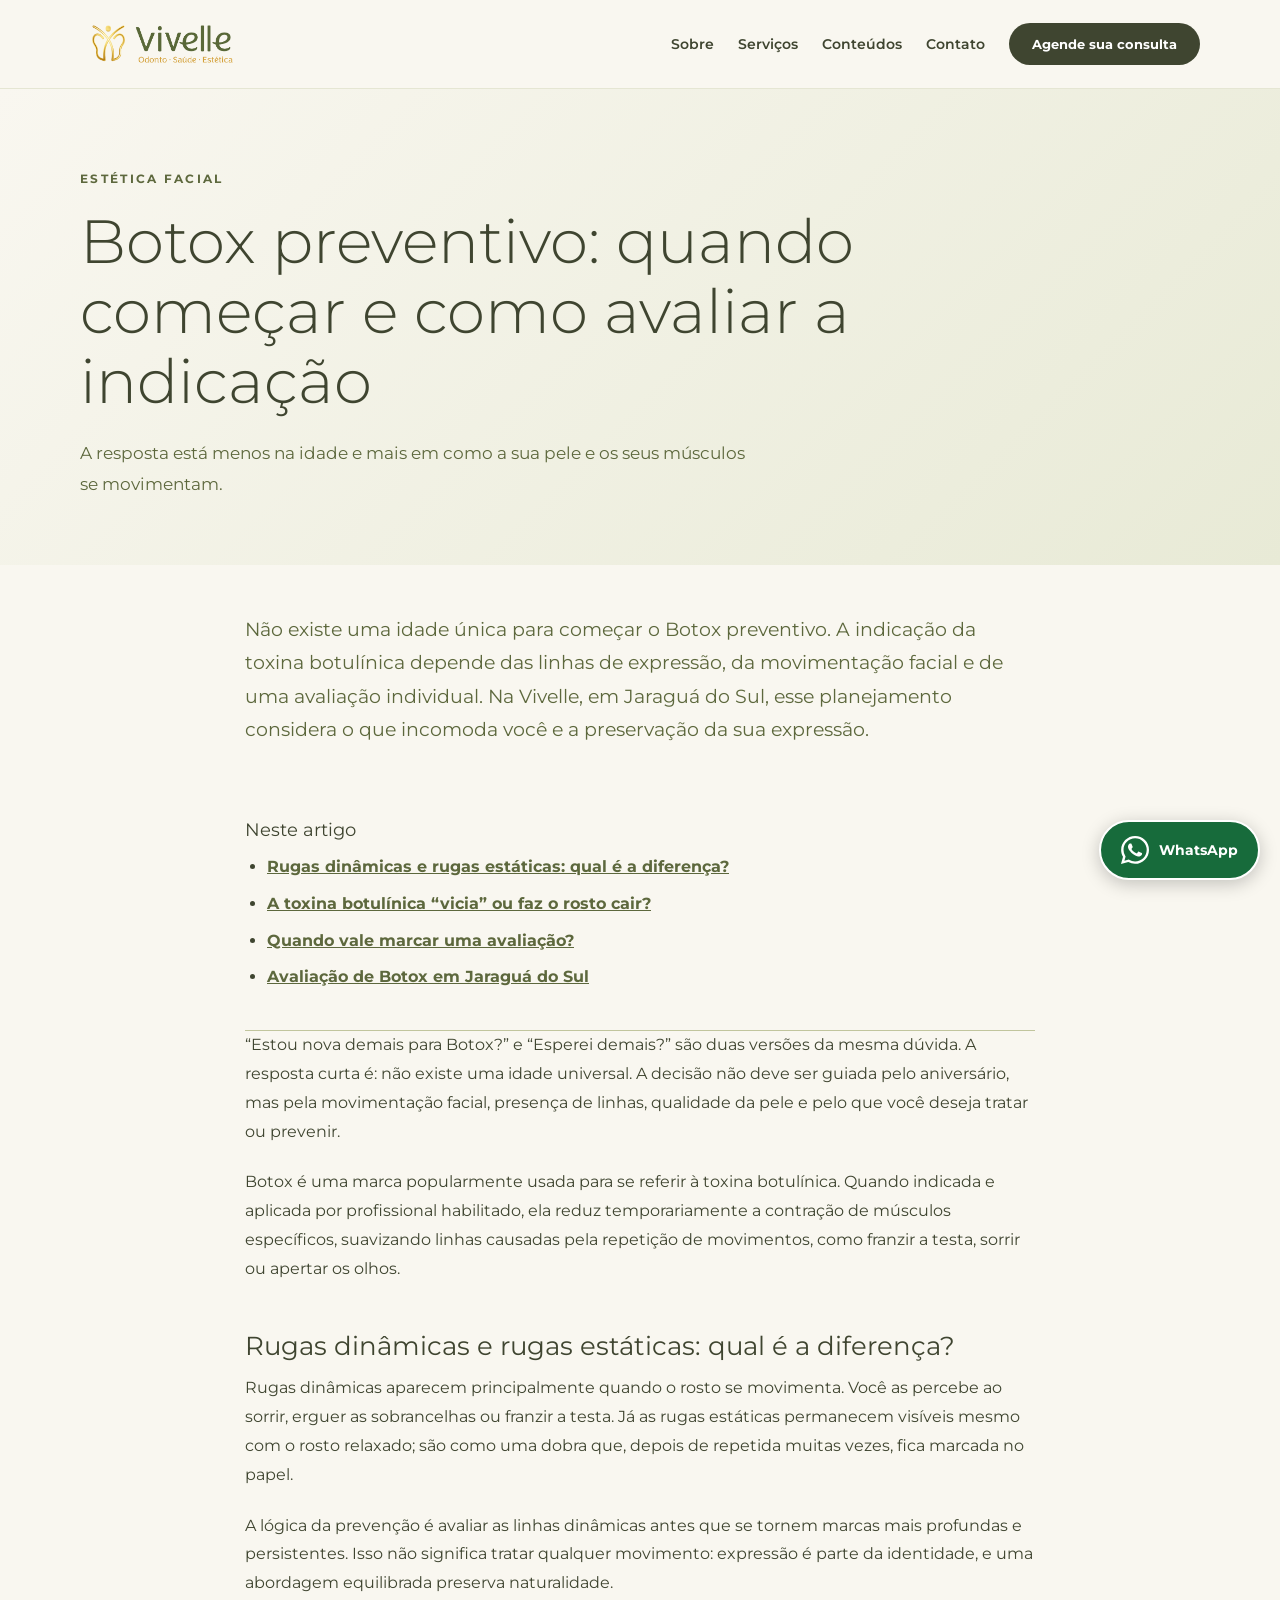
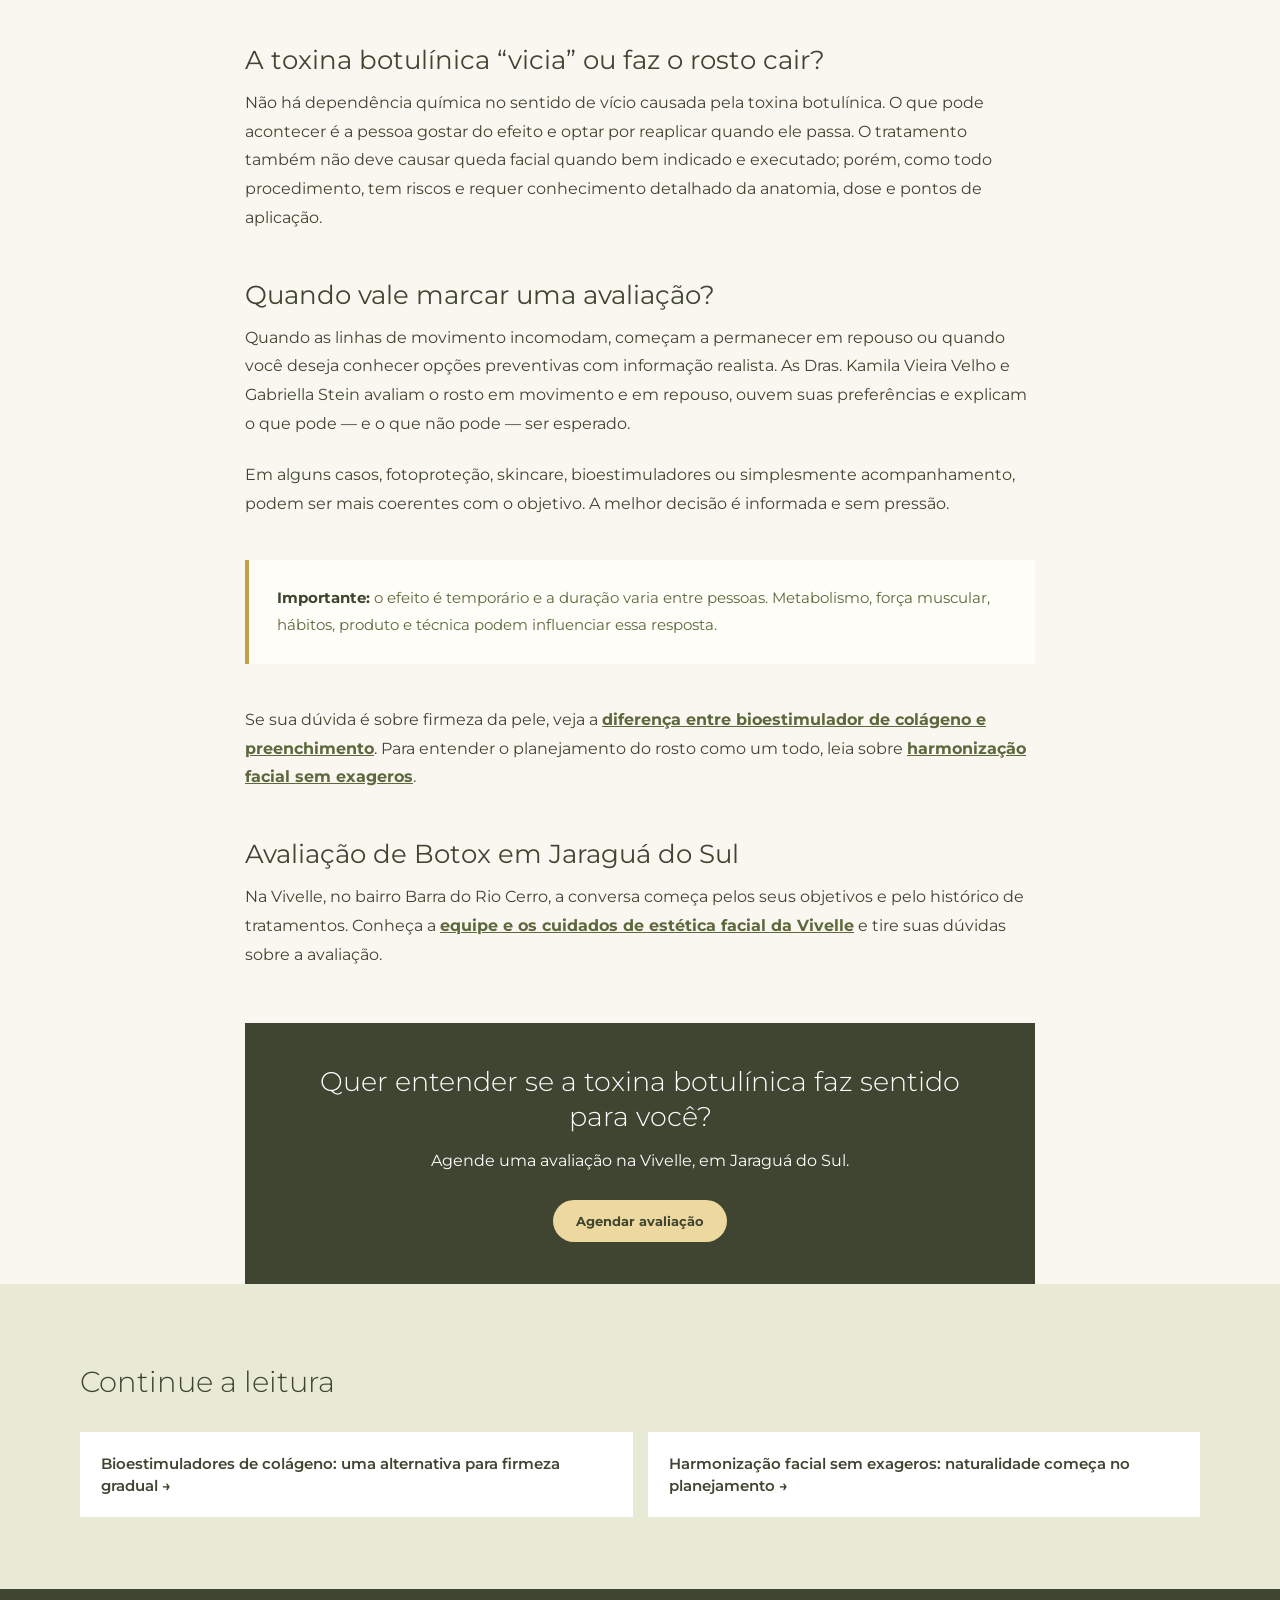
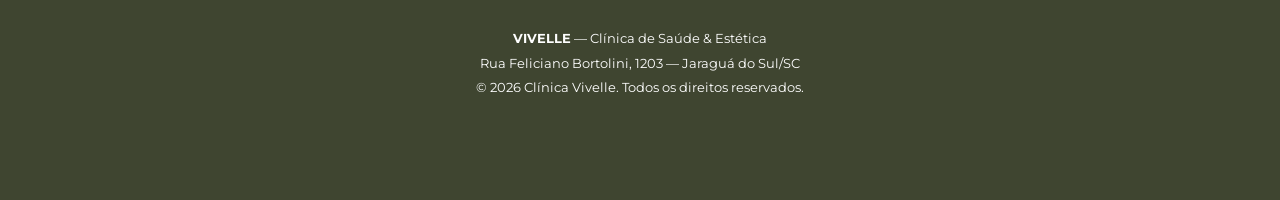
<file: artigos/botox-preventivo.html>
<!DOCTYPE html><html lang="pt-BR"><head><meta charset="UTF-8"><meta name="viewport" content="width=device-width, initial-scale=1.0"><title>Botox preventivo em Jaraguá do Sul: quando começar | Vivelle</title><link rel="canonical" href="https://clinicavivelle.com.br/artigos/botox-preventivo"><meta name="description" content="Entenda quando considerar o Botox preventivo, a diferença entre rugas dinâmicas e estáticas e como funciona a avaliação na Vivelle, em Jaraguá do Sul."><link rel="preconnect" href="https://fonts.googleapis.com"><link rel="preconnect" href="https://fonts.gstatic.com" crossorigin><link href="https://fonts.googleapis.com/css2?family=Montserrat:wght@300;400;500;600;700&display=swap" rel="stylesheet"><link rel="stylesheet" href="artigos.css"><link rel="stylesheet" href="/whatsapp.css"></head><body><header><div class="container header-inner"><a href="/" class="logo" aria-label="Página inicial da Vivelle"><img src="../IMAGEMS/Vivelle - versoes logotipo_LOGO 3D - HORIZONTAL - POSITIVO.png" alt="Vivelle"></a><button class="menu-toggle" aria-label="Abrir menu" aria-expanded="false">☰</button><nav><ul><li><a href="/#sobre">Sobre</a></li><li><a href="/#servicos">Serviços</a></li><li><a href="/artigos/">Conteúdos</a></li><li><a href="/#contato">Contato</a></li><li><a href="https://go.pipelead.to/w/gjkfCk" target="_blank" rel="noopener" class="btn">Agende sua consulta</a></li></ul></nav></div></header><main><section class="page-hero"><div class="container"><span class="eyebrow">Estética facial</span><h1>Botox preventivo: quando começar e como avaliar a indicação</h1><p>A resposta está menos na idade e mais em como a sua pele e os seus músculos se movimentam.</p></div></section><article class="article"><p class="article-intro">Não existe uma idade única para começar o Botox preventivo. A indicação da toxina botulínica depende das linhas de expressão, da movimentação facial e de uma avaliação individual. Na Vivelle, em Jaraguá do Sul, esse planejamento considera o que incomoda você e a preservação da sua expressão.</p><section class="article-overview" aria-label="Neste artigo"><h2>Neste artigo</h2><ul><li><a href="#duvida-1">Rugas dinâmicas e rugas estáticas: qual é a diferença?</a></li><li><a href="#duvida-2">A toxina botulínica “vicia” ou faz o rosto cair?</a></li><li><a href="#duvida-3">Quando vale marcar uma avaliação?</a></li><li><a href="#duvida-4">Avaliação de Botox em Jaraguá do Sul</a></li></ul></section><p>“Estou nova demais para Botox?” e “Esperei demais?” são duas versões da mesma dúvida. A resposta curta é: não existe uma idade universal. A decisão não deve ser guiada pelo aniversário, mas pela movimentação facial, presença de linhas, qualidade da pele e pelo que você deseja tratar ou prevenir.</p><p>Botox é uma marca popularmente usada para se referir à toxina botulínica. Quando indicada e aplicada por profissional habilitado, ela reduz temporariamente a contração de músculos específicos, suavizando linhas causadas pela repetição de movimentos, como franzir a testa, sorrir ou apertar os olhos.</p><h2 id="duvida-1">Rugas dinâmicas e rugas estáticas: qual é a diferença?</h2><p>Rugas dinâmicas aparecem principalmente quando o rosto se movimenta. Você as percebe ao sorrir, erguer as sobrancelhas ou franzir a testa. Já as rugas estáticas permanecem visíveis mesmo com o rosto relaxado; são como uma dobra que, depois de repetida muitas vezes, fica marcada no papel.</p><p>A lógica da prevenção é avaliar as linhas dinâmicas antes que se tornem marcas mais profundas e persistentes. Isso não significa tratar qualquer movimento: expressão é parte da identidade, e uma abordagem equilibrada preserva naturalidade.</p><h2 id="duvida-2">A toxina botulínica “vicia” ou faz o rosto cair?</h2><p>Não há dependência química no sentido de vício causada pela toxina botulínica. O que pode acontecer é a pessoa gostar do efeito e optar por reaplicar quando ele passa. O tratamento também não deve causar queda facial quando bem indicado e executado; porém, como todo procedimento, tem riscos e requer conhecimento detalhado da anatomia, dose e pontos de aplicação.</p><h2 id="duvida-3">Quando vale marcar uma avaliação?</h2><p>Quando as linhas de movimento incomodam, começam a permanecer em repouso ou quando você deseja conhecer opções preventivas com informação realista. As Dras. Kamila Vieira Velho e Gabriella Stein avaliam o rosto em movimento e em repouso, ouvem suas preferências e explicam o que pode — e o que não pode — ser esperado.</p><p>Em alguns casos, fotoproteção, skincare, bioestimuladores ou simplesmente acompanhamento, podem ser mais coerentes com o objetivo. A melhor decisão é informada e sem pressão.</p><div class="notice"><strong>Importante:</strong> o efeito é temporário e a duração varia entre pessoas. Metabolismo, força muscular, hábitos, produto e técnica podem influenciar essa resposta.</div><p>Se sua dúvida é sobre firmeza da pele, veja a <a href="/artigos/bioestimuladores-de-colageno">diferença entre bioestimulador de colágeno e preenchimento</a>. Para entender o planejamento do rosto como um todo, leia sobre <a href="/artigos/harmonizacao-facial-natural">harmonização facial sem exageros</a>.</p><h2 id="duvida-4">Avaliação de Botox em Jaraguá do Sul</h2><p>Na Vivelle, no bairro Barra do Rio Cerro, a conversa começa pelos seus objetivos e pelo histórico de tratamentos. Conheça a <a href="/#estetica-facial">equipe e os cuidados de estética facial da Vivelle</a> e tire suas dúvidas sobre a avaliação.</p><section class="cta"><h2>Quer entender se a toxina botulínica faz sentido para você?</h2><p>Agende uma avaliação na Vivelle, em Jaraguá do Sul.</p><a href="https://go.pipelead.to/w/gjkfCk" target="_blank" rel="noopener" class="btn">Agendar avaliação</a></section></article><section class="related"><div class="container"><h2>Continue a leitura</h2><div class="related-links"><a href="/artigos/bioestimuladores-de-colageno">Bioestimuladores de colágeno: uma alternativa para firmeza gradual →</a><a href="/artigos/harmonizacao-facial-natural">Harmonização facial sem exageros: naturalidade começa no planejamento →</a></div></div></section></main><footer><div class="container"><p><strong>VIVELLE</strong> — Clínica de Saúde & Estética</p><p>Rua Feliciano Bortolini, 1203 — Jaraguá do Sul/SC</p><p>© 2026 Clínica Vivelle. Todos os direitos reservados.</p></div></footer><script>const b=document.querySelector('.menu-toggle'),n=document.querySelector('nav ul');b.addEventListener('click',()=>{const e=n.classList.toggle('active');b.setAttribute('aria-expanded',e);b.textContent=e?'✕':'☰'});</script><a class="whatsapp-float" href="https://go.pipelead.to/w/gjkfCk" target="_blank" rel="noopener noreferrer" aria-label="Falar com a Vivelle pelo WhatsApp (abre em nova aba)" title="Falar com a Vivelle pelo WhatsApp"><svg xmlns="http://www.w3.org/2000/svg" viewBox="0 0 24 24" width="28" height="28" aria-hidden="true" focusable="false"><path fill="currentColor" d="M20.52 3.48A11.9 11.9 0 0 0 12.05 0C5.47 0 .12 5.35.12 11.93c0 2.1.55 4.15 1.6 5.96L0 24l6.26-1.64a11.9 11.9 0 0 0 5.78 1.47h.01C18.63 23.83 24 18.48 24 11.9c0-3.18-1.24-6.17-3.48-8.42ZM12.05 21.8a9.86 9.86 0 0 1-5.03-1.38l-.36-.21-3.72.98.99-3.63-.24-.37a9.87 9.87 0 0 1-1.52-5.26c0-5.47 4.45-9.92 9.93-9.92a9.84 9.84 0 0 1 7.01 2.91 9.84 9.84 0 0 1 2.9 7.01c0 5.47-4.46 9.87-9.96 9.87Zm5.44-7.4c-.3-.15-1.77-.87-2.04-.97-.28-.1-.48-.15-.68.15s-.77.97-.94 1.17c-.17.2-.35.22-.65.07-.3-.15-1.26-.46-2.4-1.48-.89-.79-1.49-1.77-1.66-2.07-.17-.3-.02-.46.13-.61.13-.13.3-.35.45-.52.15-.18.2-.3.3-.5.1-.2.05-.38-.02-.53-.08-.15-.68-1.62-.93-2.22-.24-.58-.49-.5-.67-.51h-.57c-.2 0-.52.07-.8.37-.27.3-1.04 1.02-1.04 2.49s1.07 2.88 1.22 3.08c.15.2 2.1 3.21 5.08 4.5.71.3 1.26.49 1.69.63.71.23 1.36.2 1.87.12.57-.09 1.77-.72 2.02-1.42.25-.69.25-1.29.17-1.41-.07-.13-.27-.2-.57-.35Z"/></svg><span>WhatsApp</span></a>
</body></html>
</file>
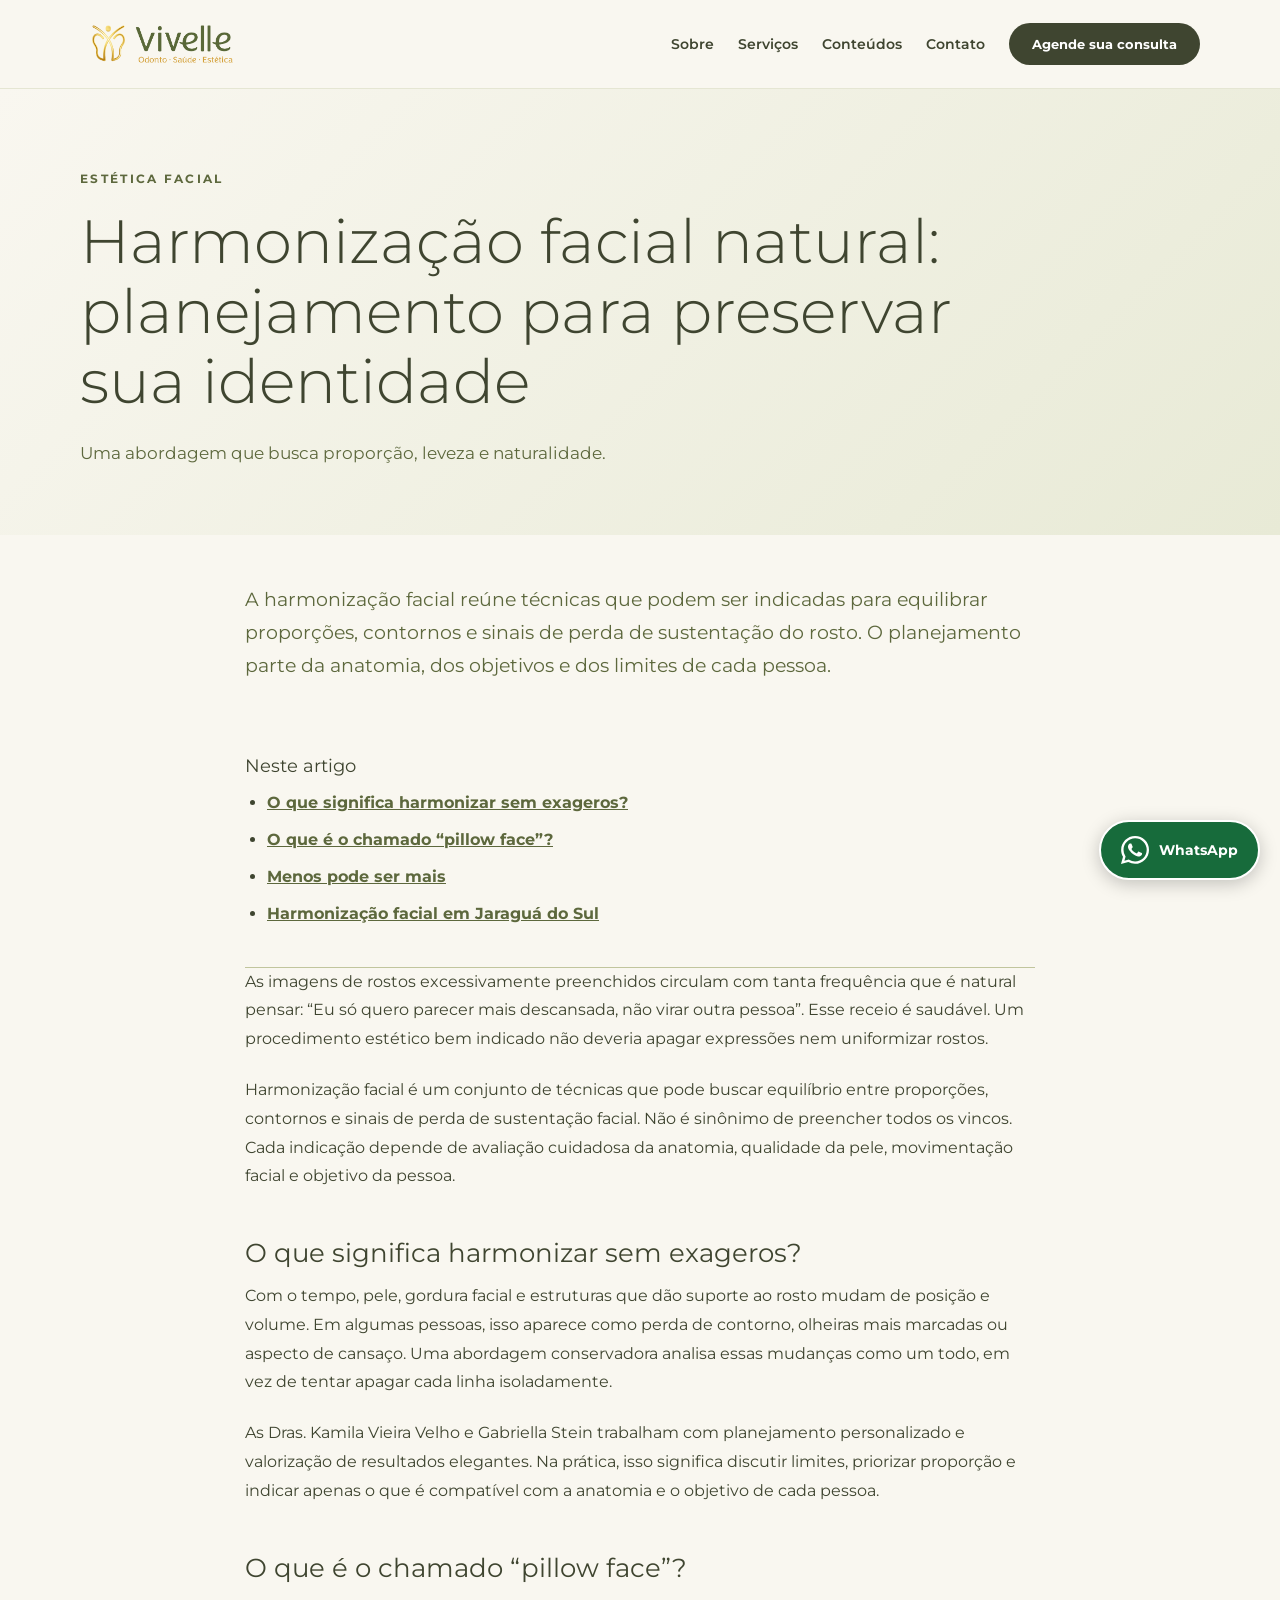
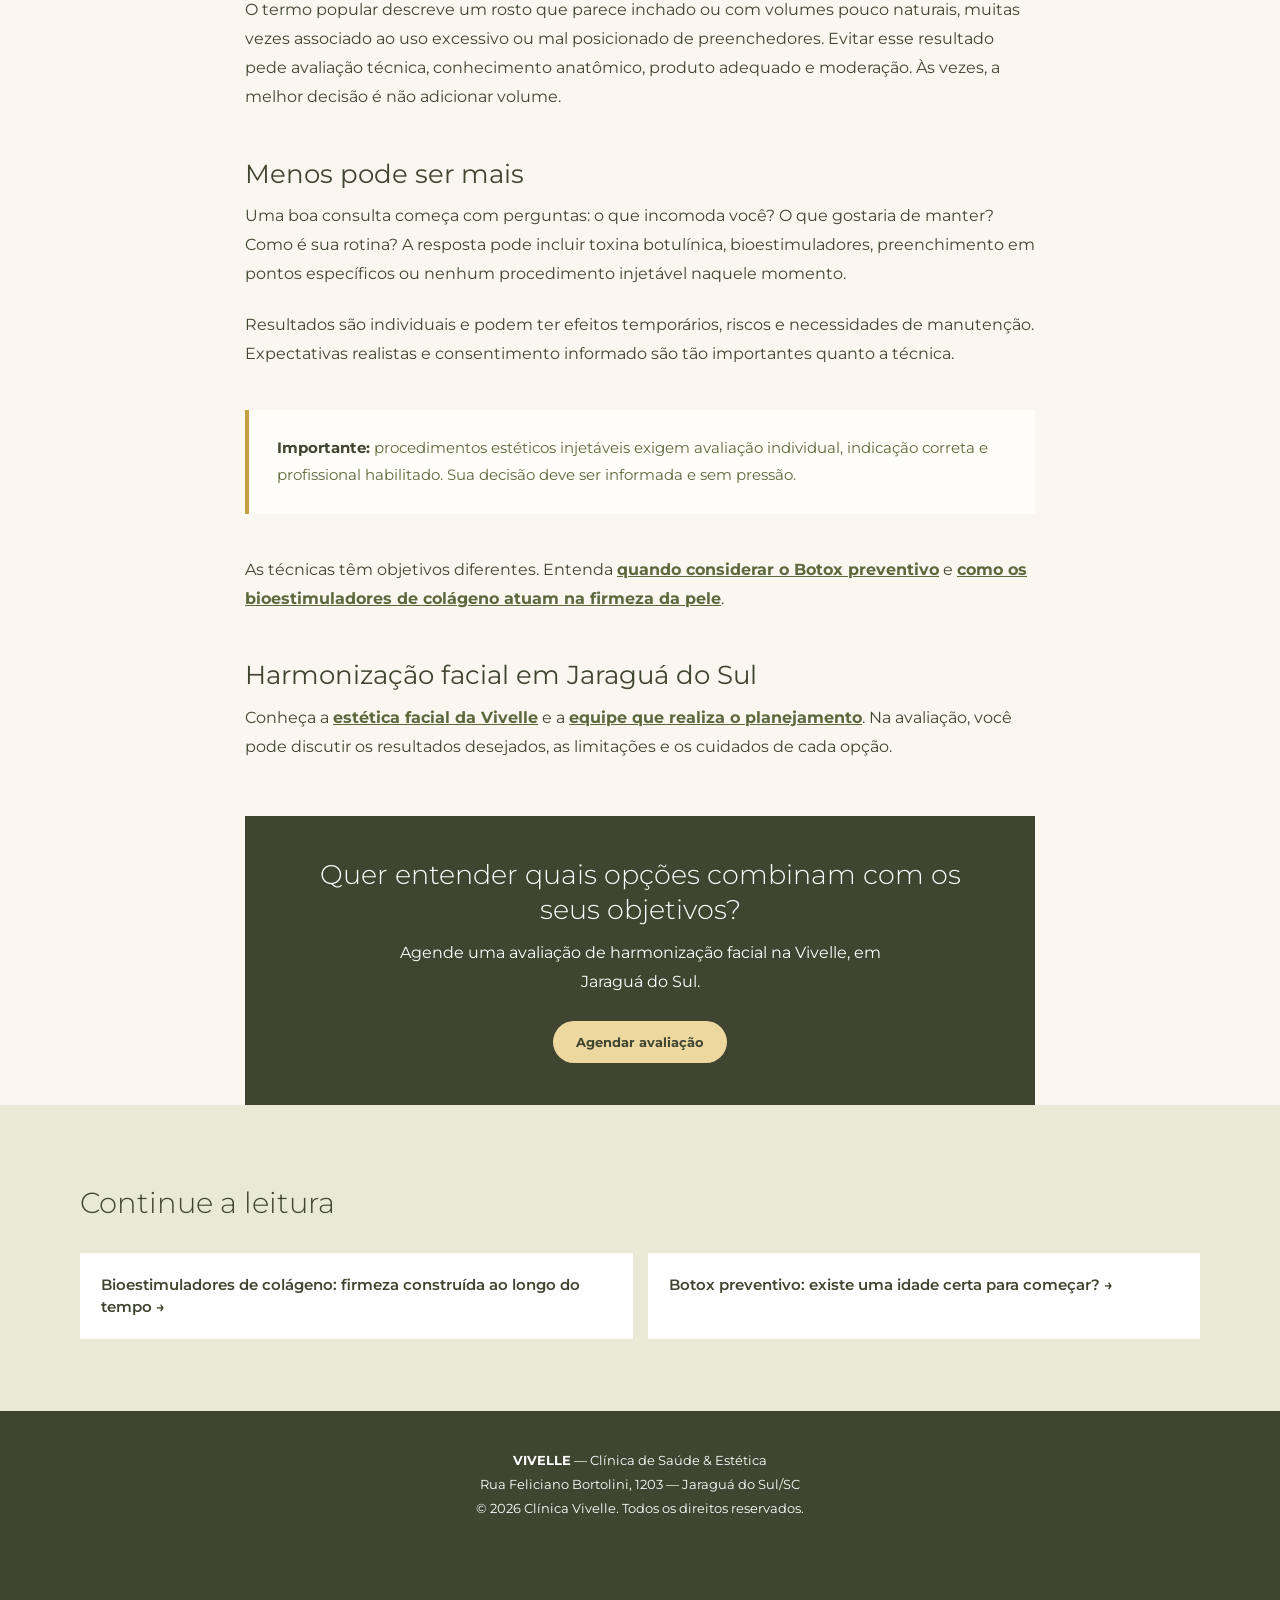
<file: artigos/harmonizacao-facial-natural.html>
<!DOCTYPE html><html lang="pt-BR"><head><meta charset="UTF-8"><meta name="viewport" content="width=device-width, initial-scale=1.0"><title>Harmonização facial natural: planejamento e cuidados | Vivelle</title><link rel="canonical" href="https://clinicavivelle.com.br/artigos/harmonizacao-facial-natural"><meta name="description" content="Entenda como a harmonização facial busca equilíbrio sem exageros, quais técnicas podem ser avaliadas e como é o planejamento na Vivelle, em Jaraguá do Sul."><link rel="preconnect" href="https://fonts.googleapis.com"><link rel="preconnect" href="https://fonts.gstatic.com" crossorigin><link href="https://fonts.googleapis.com/css2?family=Montserrat:wght@300;400;500;600;700&display=swap" rel="stylesheet"><link rel="stylesheet" href="artigos.css"><link rel="stylesheet" href="/whatsapp.css"></head><body><header><div class="container header-inner"><a href="/" class="logo" aria-label="Página inicial da Vivelle"><img src="../IMAGEMS/Vivelle - versoes logotipo_LOGO 3D - HORIZONTAL - POSITIVO.png" alt="Vivelle"></a><button class="menu-toggle" aria-label="Abrir menu" aria-expanded="false">☰</button><nav><ul><li><a href="/#sobre">Sobre</a></li><li><a href="/#servicos">Serviços</a></li><li><a href="/artigos/">Conteúdos</a></li><li><a href="/#contato">Contato</a></li><li><a href="https://go.pipelead.to/w/gjkfCk" target="_blank" rel="noopener" class="btn">Agende sua consulta</a></li></ul></nav></div></header><main><section class="page-hero"><div class="container"><span class="eyebrow">Estética facial</span><h1>Harmonização facial natural: planejamento para preservar sua identidade</h1><p>Uma abordagem que busca proporção, leveza e naturalidade.</p></div></section><article class="article"><p class="article-intro">A harmonização facial reúne técnicas que podem ser indicadas para equilibrar proporções, contornos e sinais de perda de sustentação do rosto. O planejamento parte da anatomia, dos objetivos e dos limites de cada pessoa.</p><section class="article-overview" aria-label="Neste artigo"><h2>Neste artigo</h2><ul><li><a href="#duvida-1">O que significa harmonizar sem exageros?</a></li><li><a href="#duvida-2">O que é o chamado “pillow face”?</a></li><li><a href="#duvida-3">Menos pode ser mais</a></li><li><a href="#duvida-4">Harmonização facial em Jaraguá do Sul</a></li></ul></section><p>As imagens de rostos excessivamente preenchidos circulam com tanta frequência que é natural pensar: “Eu só quero parecer mais descansada, não virar outra pessoa”. Esse receio é saudável. Um procedimento estético bem indicado não deveria apagar expressões nem uniformizar rostos.</p><p>Harmonização facial é um conjunto de técnicas que pode buscar equilíbrio entre proporções, contornos e sinais de perda de sustentação facial. Não é sinônimo de preencher todos os vincos. Cada indicação depende de avaliação cuidadosa da anatomia, qualidade da pele, movimentação facial e objetivo da pessoa.</p><h2 id="duvida-1">O que significa harmonizar sem exageros?</h2><p>Com o tempo, pele, gordura facial e estruturas que dão suporte ao rosto mudam de posição e volume. Em algumas pessoas, isso aparece como perda de contorno, olheiras mais marcadas ou aspecto de cansaço. Uma abordagem conservadora analisa essas mudanças como um todo, em vez de tentar apagar cada linha isoladamente.</p><p>As Dras. Kamila Vieira Velho e Gabriella Stein trabalham com planejamento personalizado e valorização de resultados elegantes. Na prática, isso significa discutir limites, priorizar proporção e indicar apenas o que é compatível com a anatomia e o objetivo de cada pessoa.</p><h2 id="duvida-2">O que é o chamado “pillow face”?</h2><p>O termo popular descreve um rosto que parece inchado ou com volumes pouco naturais, muitas vezes associado ao uso excessivo ou mal posicionado de preenchedores. Evitar esse resultado pede avaliação técnica, conhecimento anatômico, produto adequado e moderação. Às vezes, a melhor decisão é não adicionar volume.</p><h2 id="duvida-3">Menos pode ser mais</h2><p>Uma boa consulta começa com perguntas: o que incomoda você? O que gostaria de manter? Como é sua rotina? A resposta pode incluir toxina botulínica, bioestimuladores, preenchimento em pontos específicos ou nenhum procedimento injetável naquele momento.</p><p>Resultados são individuais e podem ter efeitos temporários, riscos e necessidades de manutenção. Expectativas realistas e consentimento informado são tão importantes quanto a técnica.</p><div class="notice"><strong>Importante:</strong> procedimentos estéticos injetáveis exigem avaliação individual, indicação correta e profissional habilitado. Sua decisão deve ser informada e sem pressão.</div><p>As técnicas têm objetivos diferentes. Entenda <a href="/artigos/botox-preventivo">quando considerar o Botox preventivo</a> e <a href="/artigos/bioestimuladores-de-colageno">como os bioestimuladores de colágeno atuam na firmeza da pele</a>.</p><h2 id="duvida-4">Harmonização facial em Jaraguá do Sul</h2><p>Conheça a <a href="/#estetica-facial">estética facial da Vivelle</a> e a <a href="/#equipe">equipe que realiza o planejamento</a>. Na avaliação, você pode discutir os resultados desejados, as limitações e os cuidados de cada opção.</p><section class="cta"><h2>Quer entender quais opções combinam com os seus objetivos?</h2><p>Agende uma avaliação de harmonização facial na Vivelle, em Jaraguá do Sul.</p><a href="https://go.pipelead.to/w/gjkfCk" target="_blank" rel="noopener" class="btn">Agendar avaliação</a></section></article><section class="related"><div class="container"><h2>Continue a leitura</h2><div class="related-links"><a href="/artigos/bioestimuladores-de-colageno">Bioestimuladores de colágeno: firmeza construída ao longo do tempo →</a><a href="/artigos/botox-preventivo">Botox preventivo: existe uma idade certa para começar? →</a></div></div></section></main><footer><div class="container"><p><strong>VIVELLE</strong> — Clínica de Saúde & Estética</p><p>Rua Feliciano Bortolini, 1203 — Jaraguá do Sul/SC</p><p>© 2026 Clínica Vivelle. Todos os direitos reservados.</p></div></footer><script>const b=document.querySelector('.menu-toggle'),n=document.querySelector('nav ul');b.addEventListener('click',()=>{const e=n.classList.toggle('active');b.setAttribute('aria-expanded',e);b.textContent=e?'✕':'☰'});</script><a class="whatsapp-float" href="https://go.pipelead.to/w/gjkfCk" target="_blank" rel="noopener noreferrer" aria-label="Falar com a Vivelle pelo WhatsApp (abre em nova aba)" title="Falar com a Vivelle pelo WhatsApp"><svg xmlns="http://www.w3.org/2000/svg" viewBox="0 0 24 24" width="28" height="28" aria-hidden="true" focusable="false"><path fill="currentColor" d="M20.52 3.48A11.9 11.9 0 0 0 12.05 0C5.47 0 .12 5.35.12 11.93c0 2.1.55 4.15 1.6 5.96L0 24l6.26-1.64a11.9 11.9 0 0 0 5.78 1.47h.01C18.63 23.83 24 18.48 24 11.9c0-3.18-1.24-6.17-3.48-8.42ZM12.05 21.8a9.86 9.86 0 0 1-5.03-1.38l-.36-.21-3.72.98.99-3.63-.24-.37a9.87 9.87 0 0 1-1.52-5.26c0-5.47 4.45-9.92 9.93-9.92a9.84 9.84 0 0 1 7.01 2.91 9.84 9.84 0 0 1 2.9 7.01c0 5.47-4.46 9.87-9.96 9.87Zm5.44-7.4c-.3-.15-1.77-.87-2.04-.97-.28-.1-.48-.15-.68.15s-.77.97-.94 1.17c-.17.2-.35.22-.65.07-.3-.15-1.26-.46-2.4-1.48-.89-.79-1.49-1.77-1.66-2.07-.17-.3-.02-.46.13-.61.13-.13.3-.35.45-.52.15-.18.2-.3.3-.5.1-.2.05-.38-.02-.53-.08-.15-.68-1.62-.93-2.22-.24-.58-.49-.5-.67-.51h-.57c-.2 0-.52.07-.8.37-.27.3-1.04 1.02-1.04 2.49s1.07 2.88 1.22 3.08c.15.2 2.1 3.21 5.08 4.5.71.3 1.26.49 1.69.63.71.23 1.36.2 1.87.12.57-.09 1.77-.72 2.02-1.42.25-.69.25-1.29.17-1.41-.07-.13-.27-.2-.57-.35Z"/></svg><span>WhatsApp</span></a>
</body></html>
</file>
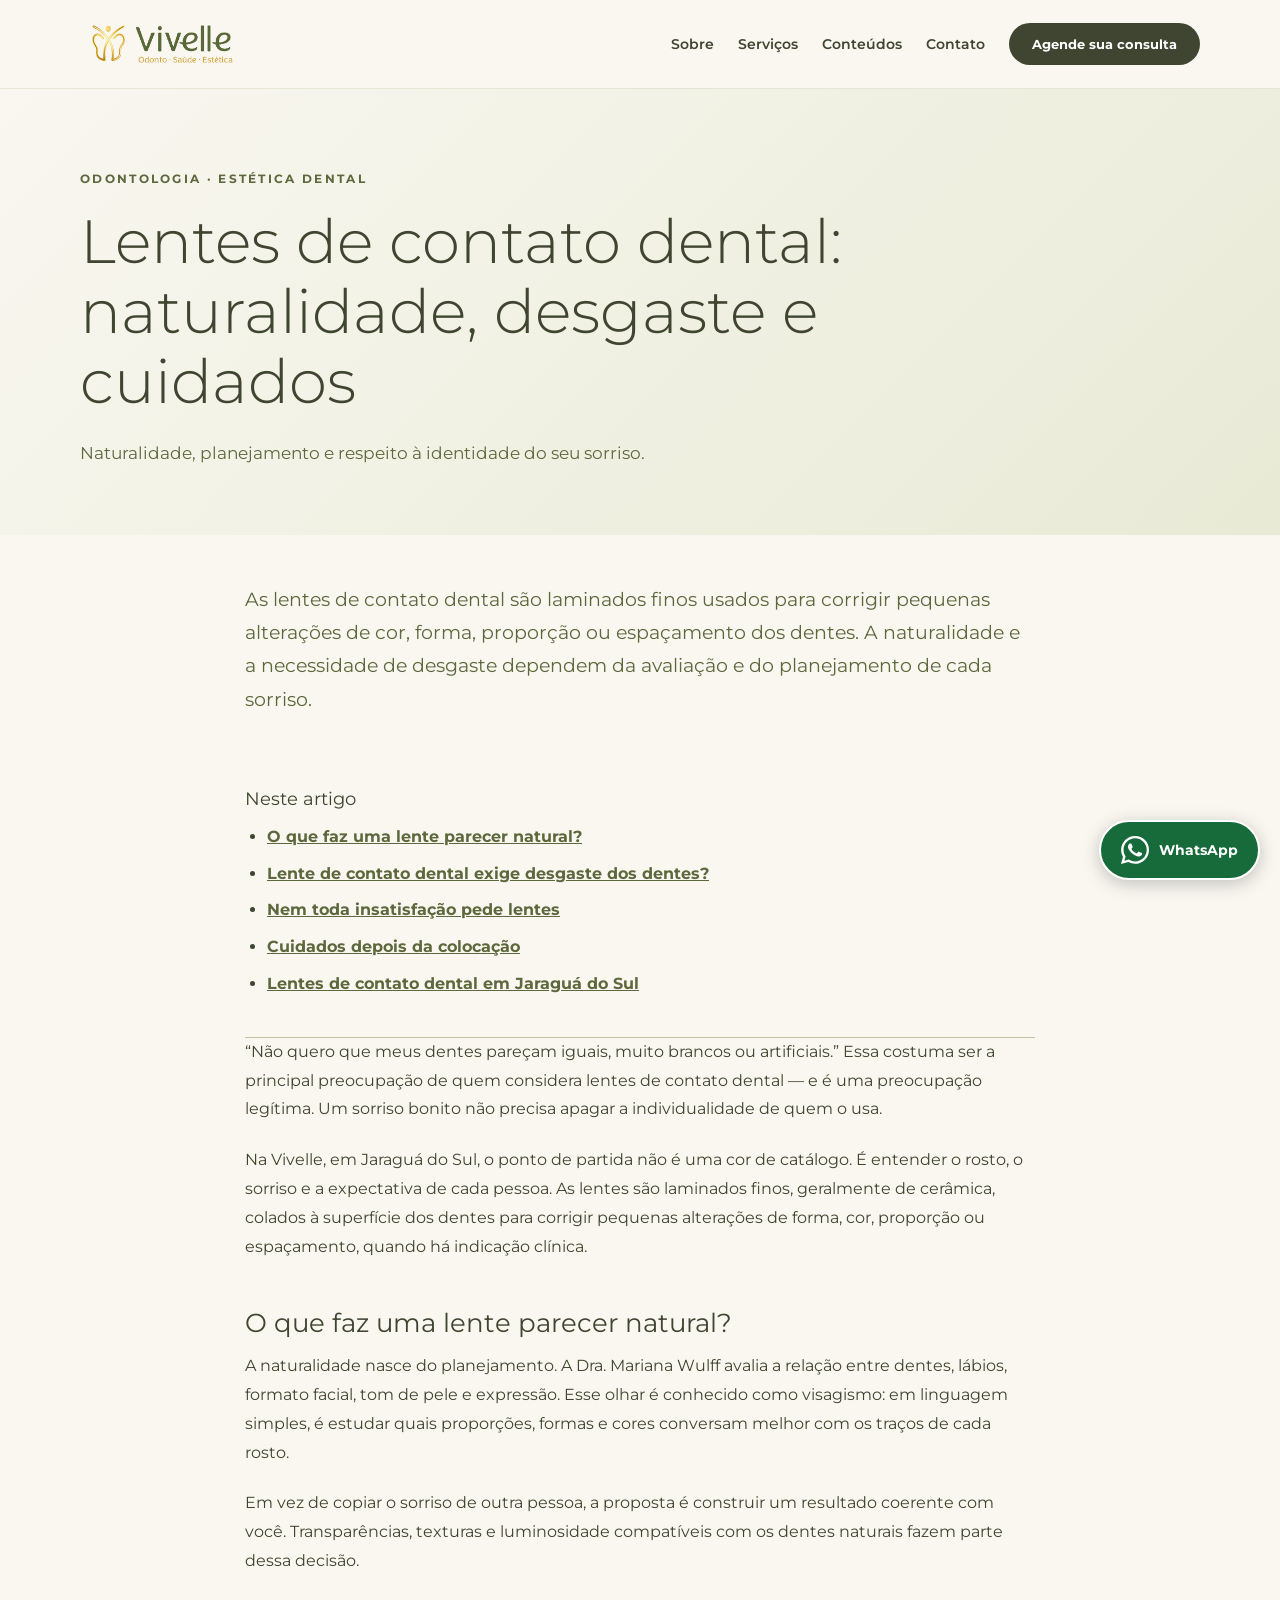
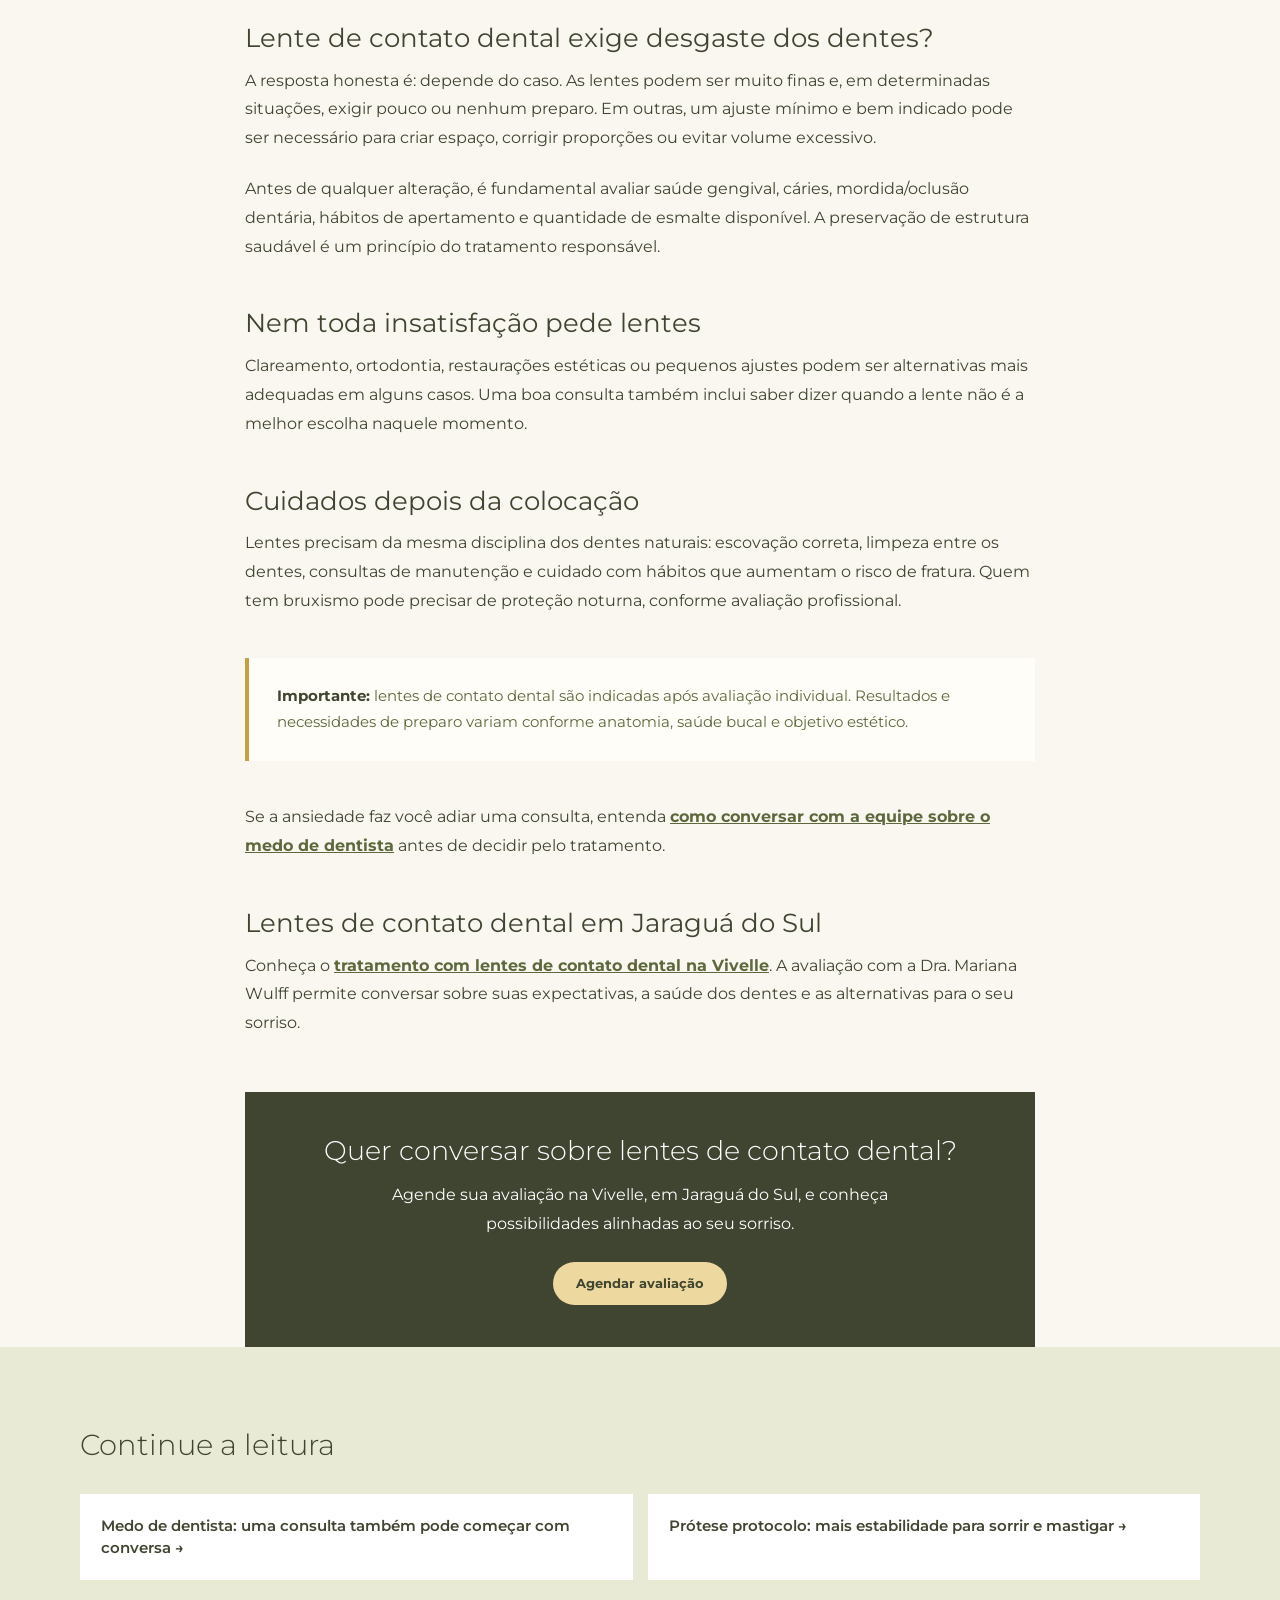
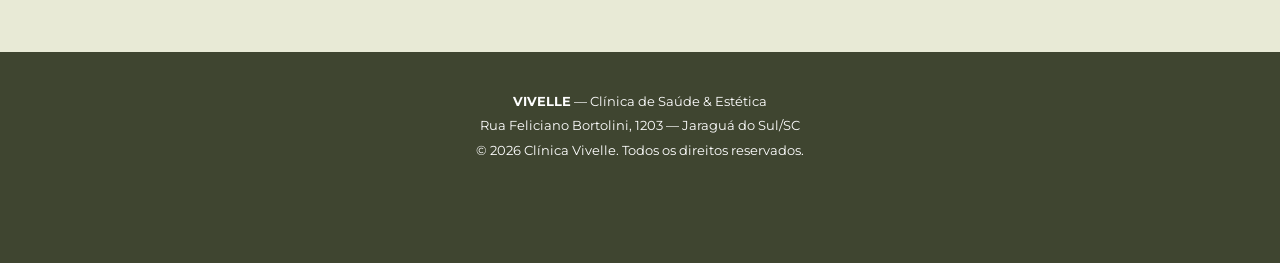
<file: artigos/lentes-de-contato-dental.html>
<!DOCTYPE html>
<html lang="pt-BR"><head><meta charset="UTF-8"><meta name="viewport" content="width=device-width, initial-scale=1.0"><title>Lentes de contato dental: naturalidade e desgaste | Vivelle</title><link rel="canonical" href="https://clinicavivelle.com.br/artigos/lentes-de-contato-dental"><meta name="description" content="Lentes de contato dental exigem desgaste? Veja como o planejamento busca naturalidade, preserva a estrutura saudável e orienta os cuidados após a colocação."><link rel="preconnect" href="https://fonts.googleapis.com"><link rel="preconnect" href="https://fonts.gstatic.com" crossorigin><link href="https://fonts.googleapis.com/css2?family=Montserrat:wght@300;400;500;600;700&display=swap" rel="stylesheet"><link rel="stylesheet" href="artigos.css"><link rel="stylesheet" href="/whatsapp.css"></head>
<body><header><div class="container header-inner"><a href="/" class="logo" aria-label="Página inicial da Vivelle"><img src="../IMAGEMS/Vivelle - versoes logotipo_LOGO 3D - HORIZONTAL - POSITIVO.png" alt="Vivelle"></a><button class="menu-toggle" aria-label="Abrir menu" aria-expanded="false">☰</button><nav><ul><li><a href="/#sobre">Sobre</a></li><li><a href="/#servicos">Serviços</a></li><li><a href="/artigos/">Conteúdos</a></li><li><a href="/#contato">Contato</a></li><li><a href="https://go.pipelead.to/w/gjkfCk" target="_blank" rel="noopener" class="btn">Agende sua consulta</a></li></ul></nav></div></header>
<main><section class="page-hero"><div class="container"><span class="eyebrow">Odontologia · Estética dental</span><h1>Lentes de contato dental: naturalidade, desgaste e cuidados</h1><p>Naturalidade, planejamento e respeito à identidade do seu sorriso.</p></div></section><article class="article"><p class="article-intro">As lentes de contato dental são laminados finos usados para corrigir pequenas alterações de cor, forma, proporção ou espaçamento dos dentes. A naturalidade e a necessidade de desgaste dependem da avaliação e do planejamento de cada sorriso.</p><section class="article-overview" aria-label="Neste artigo"><h2>Neste artigo</h2><ul><li><a href="#duvida-1">O que faz uma lente parecer natural?</a></li><li><a href="#duvida-2">Lente de contato dental exige desgaste dos dentes?</a></li><li><a href="#duvida-3">Nem toda insatisfação pede lentes</a></li><li><a href="#duvida-4">Cuidados depois da colocação</a></li><li><a href="#duvida-5">Lentes de contato dental em Jaraguá do Sul</a></li></ul></section><p>“Não quero que meus dentes pareçam iguais, muito brancos ou artificiais.” Essa costuma ser a principal preocupação de quem considera lentes de contato dental — e é uma preocupação legítima. Um sorriso bonito não precisa apagar a individualidade de quem o usa.</p><p>Na Vivelle, em Jaraguá do Sul, o ponto de partida não é uma cor de catálogo. É entender o rosto, o sorriso e a expectativa de cada pessoa. As lentes são laminados finos, geralmente de cerâmica, colados à superfície dos dentes para corrigir pequenas alterações de forma, cor, proporção ou espaçamento, quando há indicação clínica.</p><h2 id="duvida-1">O que faz uma lente parecer natural?</h2><p>A naturalidade nasce do planejamento. A Dra. Mariana Wulff avalia a relação entre dentes, lábios, formato facial, tom de pele e expressão. Esse olhar é conhecido como visagismo: em linguagem simples, é estudar quais proporções, formas e cores conversam melhor com os traços de cada rosto.</p><p>Em vez de copiar o sorriso de outra pessoa, a proposta é construir um resultado coerente com você. Transparências, texturas e luminosidade compatíveis com os dentes naturais fazem parte dessa decisão.</p><h2 id="duvida-2">Lente de contato dental exige desgaste dos dentes?</h2><p>A resposta honesta é: depende do caso. As lentes podem ser muito finas e, em determinadas situações, exigir pouco ou nenhum preparo. Em outras, um ajuste mínimo e bem indicado pode ser necessário para criar espaço, corrigir proporções ou evitar volume excessivo.</p><p>Antes de qualquer alteração, é fundamental avaliar saúde gengival, cáries, mordida/oclusão dentária, hábitos de apertamento e quantidade de esmalte disponível. A preservação de estrutura saudável é um princípio do tratamento responsável.</p><h2 id="duvida-3">Nem toda insatisfação pede lentes</h2><p>Clareamento, ortodontia, restaurações estéticas ou pequenos ajustes podem ser alternativas mais adequadas em alguns casos. Uma boa consulta também inclui saber dizer quando a lente não é a melhor escolha naquele momento.</p><h2 id="duvida-4">Cuidados depois da colocação</h2><p>Lentes precisam da mesma disciplina dos dentes naturais: escovação correta, limpeza entre os dentes, consultas de manutenção e cuidado com hábitos que aumentam o risco de fratura. Quem tem bruxismo pode precisar de proteção noturna, conforme avaliação profissional.</p><div class="notice"><strong>Importante:</strong> lentes de contato dental são indicadas após avaliação individual. Resultados e necessidades de preparo variam conforme anatomia, saúde bucal e objetivo estético.</div><p>Se a ansiedade faz você adiar uma consulta, entenda <a href="/artigos/odontofobia">como conversar com a equipe sobre o medo de dentista</a> antes de decidir pelo tratamento.</p><h2 id="duvida-5">Lentes de contato dental em Jaraguá do Sul</h2><p>Conheça o <a href="/#lentes-de-contato-dental">tratamento com lentes de contato dental na Vivelle</a>. A avaliação com a Dra. Mariana Wulff permite conversar sobre suas expectativas, a saúde dos dentes e as alternativas para o seu sorriso.</p><section class="cta"><h2>Quer conversar sobre lentes de contato dental?</h2><p>Agende sua avaliação na Vivelle, em Jaraguá do Sul, e conheça possibilidades alinhadas ao seu sorriso.</p><a href="https://go.pipelead.to/w/gjkfCk" target="_blank" rel="noopener" class="btn">Agendar avaliação</a></section></article><section class="related"><div class="container"><h2>Continue a leitura</h2><div class="related-links"><a href="/artigos/odontofobia">Medo de dentista: uma consulta também pode começar com conversa →</a><a href="/artigos/protese-protocolo">Prótese protocolo: mais estabilidade para sorrir e mastigar →</a></div></div></section></main><footer><div class="container"><p><strong>VIVELLE</strong> — Clínica de Saúde & Estética</p><p>Rua Feliciano Bortolini, 1203 — Jaraguá do Sul/SC</p><p>© 2026 Clínica Vivelle. Todos os direitos reservados.</p></div></footer><script>const b=document.querySelector('.menu-toggle'),n=document.querySelector('nav ul');b.addEventListener('click',()=>{const e=n.classList.toggle('active');b.setAttribute('aria-expanded',e);b.textContent=e?'✕':'☰'});</script><a class="whatsapp-float" href="https://go.pipelead.to/w/gjkfCk" target="_blank" rel="noopener noreferrer" aria-label="Falar com a Vivelle pelo WhatsApp (abre em nova aba)" title="Falar com a Vivelle pelo WhatsApp"><svg xmlns="http://www.w3.org/2000/svg" viewBox="0 0 24 24" width="28" height="28" aria-hidden="true" focusable="false"><path fill="currentColor" d="M20.52 3.48A11.9 11.9 0 0 0 12.05 0C5.47 0 .12 5.35.12 11.93c0 2.1.55 4.15 1.6 5.96L0 24l6.26-1.64a11.9 11.9 0 0 0 5.78 1.47h.01C18.63 23.83 24 18.48 24 11.9c0-3.18-1.24-6.17-3.48-8.42ZM12.05 21.8a9.86 9.86 0 0 1-5.03-1.38l-.36-.21-3.72.98.99-3.63-.24-.37a9.87 9.87 0 0 1-1.52-5.26c0-5.47 4.45-9.92 9.93-9.92a9.84 9.84 0 0 1 7.01 2.91 9.84 9.84 0 0 1 2.9 7.01c0 5.47-4.46 9.87-9.96 9.87Zm5.44-7.4c-.3-.15-1.77-.87-2.04-.97-.28-.1-.48-.15-.68.15s-.77.97-.94 1.17c-.17.2-.35.22-.65.07-.3-.15-1.26-.46-2.4-1.48-.89-.79-1.49-1.77-1.66-2.07-.17-.3-.02-.46.13-.61.13-.13.3-.35.45-.52.15-.18.2-.3.3-.5.1-.2.05-.38-.02-.53-.08-.15-.68-1.62-.93-2.22-.24-.58-.49-.5-.67-.51h-.57c-.2 0-.52.07-.8.37-.27.3-1.04 1.02-1.04 2.49s1.07 2.88 1.22 3.08c.15.2 2.1 3.21 5.08 4.5.71.3 1.26.49 1.69.63.71.23 1.36.2 1.87.12.57-.09 1.77-.72 2.02-1.42.25-.69.25-1.29.17-1.41-.07-.13-.27-.2-.57-.35Z"/></svg><span>WhatsApp</span></a>
</body></html>
</file>
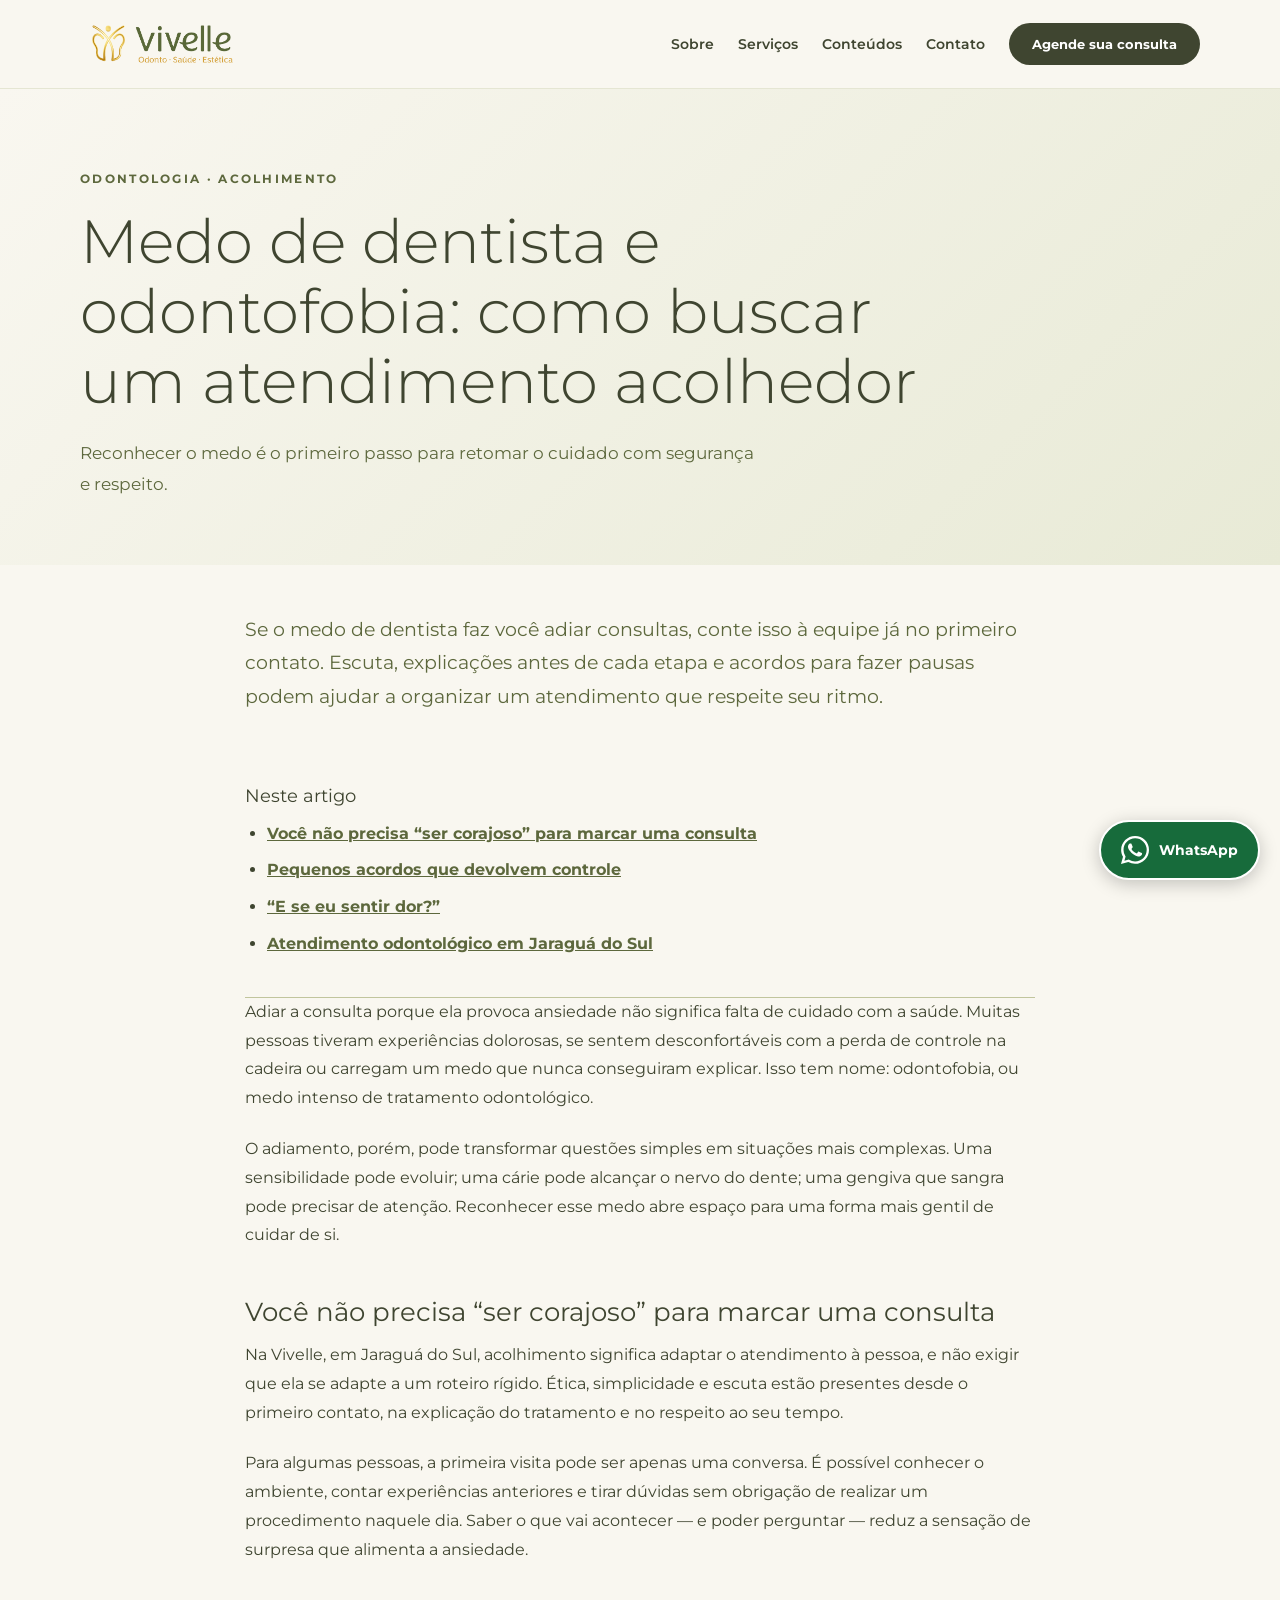
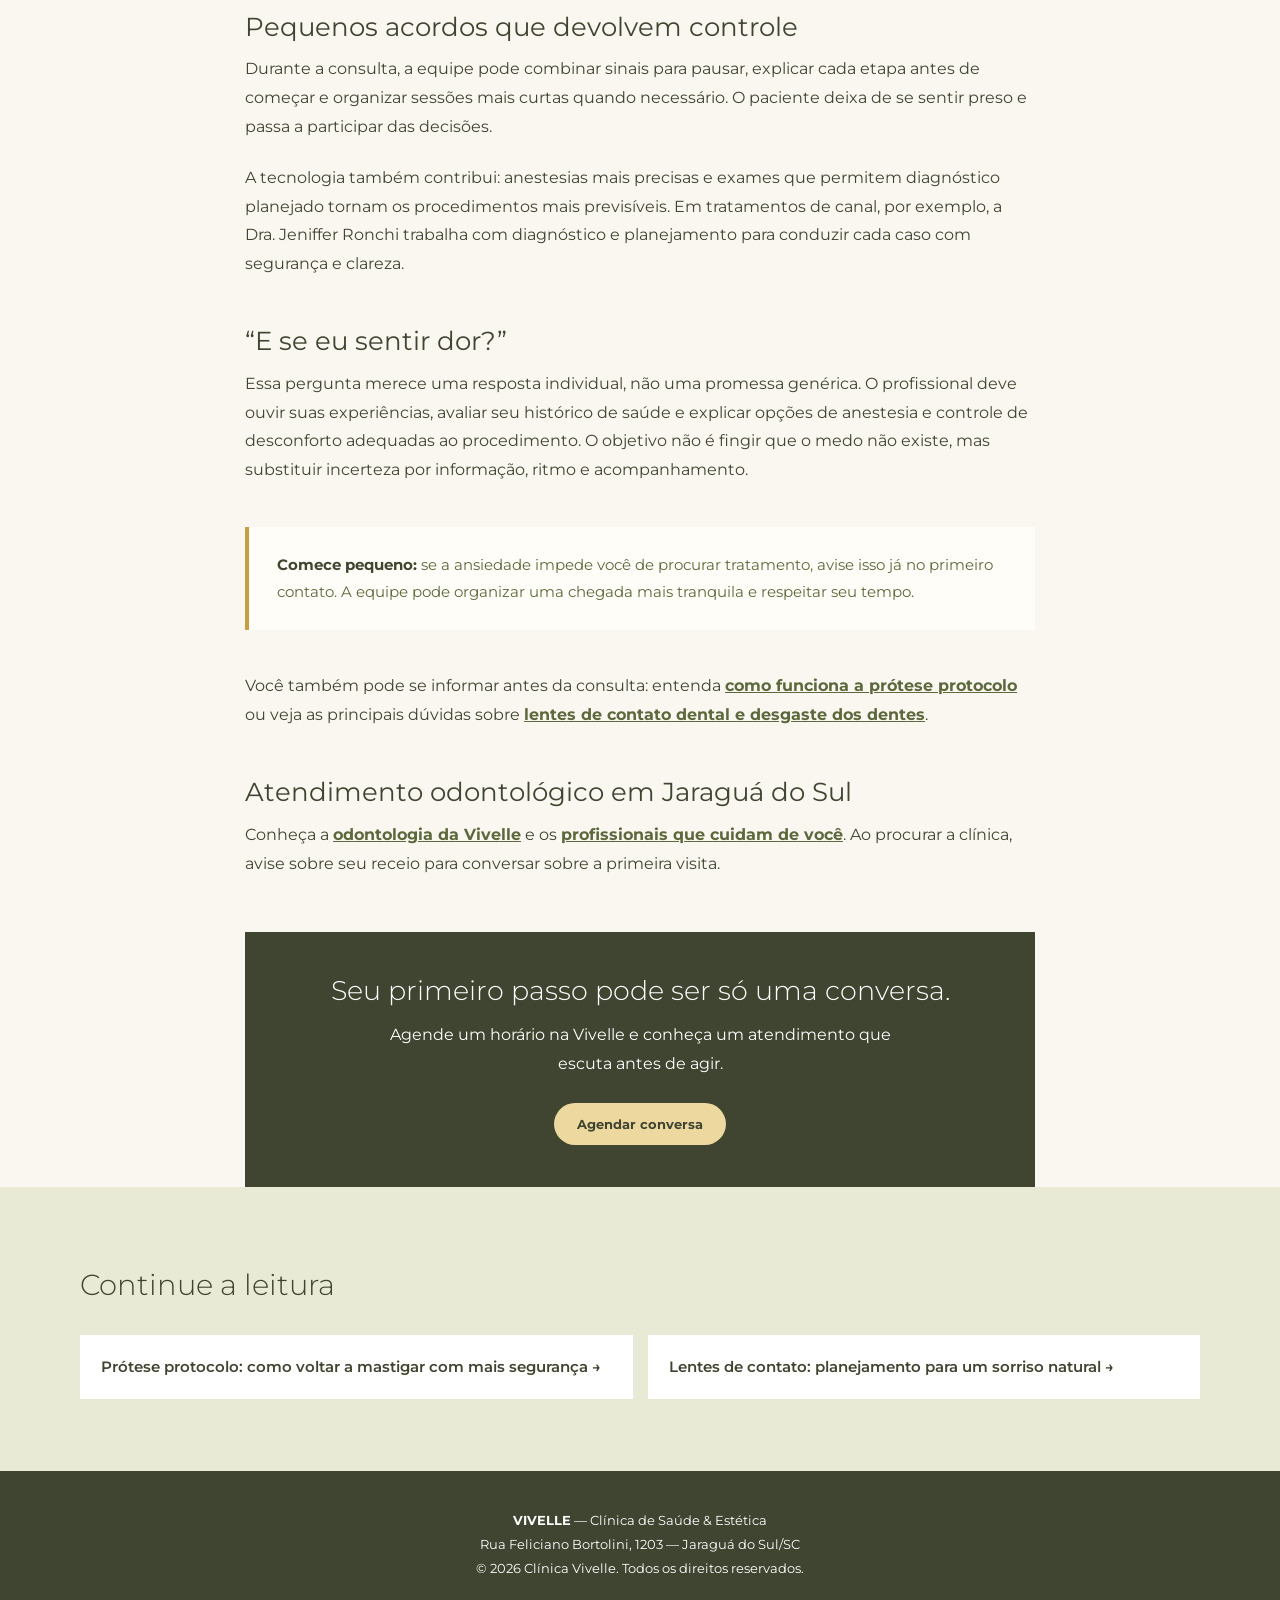
<file: artigos/odontofobia.html>
<!DOCTYPE html><html lang="pt-BR"><head><meta charset="UTF-8"><meta name="viewport" content="width=device-width, initial-scale=1.0"><title>Medo de dentista: como tornar a consulta mais tranquila | Vivelle</title><link rel="canonical" href="https://clinicavivelle.com.br/artigos/odontofobia"><meta name="description" content="Tem medo de dentista? Entenda como escuta, pausas e explicações podem ajudar na consulta odontológica da Vivelle, em Jaraguá do Sul."><link rel="preconnect" href="https://fonts.googleapis.com"><link rel="preconnect" href="https://fonts.gstatic.com" crossorigin><link href="https://fonts.googleapis.com/css2?family=Montserrat:wght@300;400;500;600;700&display=swap" rel="stylesheet"><link rel="stylesheet" href="artigos.css"><link rel="stylesheet" href="/whatsapp.css"></head><body><header><div class="container header-inner"><a href="/" class="logo" aria-label="Página inicial da Vivelle"><img src="../IMAGEMS/Vivelle - versoes logotipo_LOGO 3D - HORIZONTAL - POSITIVO.png" alt="Vivelle"></a><button class="menu-toggle" aria-label="Abrir menu" aria-expanded="false">☰</button><nav><ul><li><a href="/#sobre">Sobre</a></li><li><a href="/#servicos">Serviços</a></li><li><a href="/artigos/">Conteúdos</a></li><li><a href="/#contato">Contato</a></li><li><a href="https://go.pipelead.to/w/gjkfCk" target="_blank" rel="noopener" class="btn">Agende sua consulta</a></li></ul></nav></div></header><main><section class="page-hero"><div class="container"><span class="eyebrow">Odontologia · Acolhimento</span><h1>Medo de dentista e odontofobia: como buscar um atendimento acolhedor</h1><p>Reconhecer o medo é o primeiro passo para retomar o cuidado com segurança e respeito.</p></div></section><article class="article"><p class="article-intro">Se o medo de dentista faz você adiar consultas, conte isso à equipe já no primeiro contato. Escuta, explicações antes de cada etapa e acordos para fazer pausas podem ajudar a organizar um atendimento que respeite seu ritmo.</p><section class="article-overview" aria-label="Neste artigo"><h2>Neste artigo</h2><ul><li><a href="#duvida-1">Você não precisa “ser corajoso” para marcar uma consulta</a></li><li><a href="#duvida-2">Pequenos acordos que devolvem controle</a></li><li><a href="#duvida-3">“E se eu sentir dor?”</a></li><li><a href="#duvida-4">Atendimento odontológico em Jaraguá do Sul</a></li></ul></section><p>Adiar a consulta porque ela provoca ansiedade não significa falta de cuidado com a saúde. Muitas pessoas tiveram experiências dolorosas, se sentem desconfortáveis com a perda de controle na cadeira ou carregam um medo que nunca conseguiram explicar. Isso tem nome: odontofobia, ou medo intenso de tratamento odontológico.</p><p>O adiamento, porém, pode transformar questões simples em situações mais complexas. Uma sensibilidade pode evoluir; uma cárie pode alcançar o nervo do dente; uma gengiva que sangra pode precisar de atenção. Reconhecer esse medo abre espaço para uma forma mais gentil de cuidar de si.</p><h2 id="duvida-1">Você não precisa “ser corajoso” para marcar uma consulta</h2><p>Na Vivelle, em Jaraguá do Sul, acolhimento significa adaptar o atendimento à pessoa, e não exigir que ela se adapte a um roteiro rígido. Ética, simplicidade e escuta estão presentes desde o primeiro contato, na explicação do tratamento e no respeito ao seu tempo.</p><p>Para algumas pessoas, a primeira visita pode ser apenas uma conversa. É possível conhecer o ambiente, contar experiências anteriores e tirar dúvidas sem obrigação de realizar um procedimento naquele dia. Saber o que vai acontecer — e poder perguntar — reduz a sensação de surpresa que alimenta a ansiedade.</p><h2 id="duvida-2">Pequenos acordos que devolvem controle</h2><p>Durante a consulta, a equipe pode combinar sinais para pausar, explicar cada etapa antes de começar e organizar sessões mais curtas quando necessário. O paciente deixa de se sentir preso e passa a participar das decisões.</p><p>A tecnologia também contribui: anestesias mais precisas e exames que permitem diagnóstico planejado tornam os procedimentos mais previsíveis. Em tratamentos de canal, por exemplo, a Dra. Jeniffer Ronchi trabalha com diagnóstico e planejamento para conduzir cada caso com segurança e clareza.</p><h2 id="duvida-3">“E se eu sentir dor?”</h2><p>Essa pergunta merece uma resposta individual, não uma promessa genérica. O profissional deve ouvir suas experiências, avaliar seu histórico de saúde e explicar opções de anestesia e controle de desconforto adequadas ao procedimento. O objetivo não é fingir que o medo não existe, mas substituir incerteza por informação, ritmo e acompanhamento.</p><div class="notice"><strong>Comece pequeno:</strong> se a ansiedade impede você de procurar tratamento, avise isso já no primeiro contato. A equipe pode organizar uma chegada mais tranquila e respeitar seu tempo.</div><p>Você também pode se informar antes da consulta: entenda <a href="/artigos/protese-protocolo">como funciona a prótese protocolo</a> ou veja as principais dúvidas sobre <a href="/artigos/lentes-de-contato-dental">lentes de contato dental e desgaste dos dentes</a>.</p><h2 id="duvida-4">Atendimento odontológico em Jaraguá do Sul</h2><p>Conheça a <a href="/#odontologia">odontologia da Vivelle</a> e os <a href="/#equipe">profissionais que cuidam de você</a>. Ao procurar a clínica, avise sobre seu receio para conversar sobre a primeira visita.</p><section class="cta"><h2>Seu primeiro passo pode ser só uma conversa.</h2><p>Agende um horário na Vivelle e conheça um atendimento que escuta antes de agir.</p><a href="https://go.pipelead.to/w/gjkfCk" target="_blank" rel="noopener" class="btn">Agendar conversa</a></section></article><section class="related"><div class="container"><h2>Continue a leitura</h2><div class="related-links"><a href="/artigos/protese-protocolo">Prótese protocolo: como voltar a mastigar com mais segurança →</a><a href="/artigos/lentes-de-contato-dental">Lentes de contato: planejamento para um sorriso natural →</a></div></div></section></main><footer><div class="container"><p><strong>VIVELLE</strong> — Clínica de Saúde & Estética</p><p>Rua Feliciano Bortolini, 1203 — Jaraguá do Sul/SC</p><p>© 2026 Clínica Vivelle. Todos os direitos reservados.</p></div></footer><script>const b=document.querySelector('.menu-toggle'),n=document.querySelector('nav ul');b.addEventListener('click',()=>{const e=n.classList.toggle('active');b.setAttribute('aria-expanded',e);b.textContent=e?'✕':'☰'});</script><a class="whatsapp-float" href="https://go.pipelead.to/w/gjkfCk" target="_blank" rel="noopener noreferrer" aria-label="Falar com a Vivelle pelo WhatsApp (abre em nova aba)" title="Falar com a Vivelle pelo WhatsApp"><svg xmlns="http://www.w3.org/2000/svg" viewBox="0 0 24 24" width="28" height="28" aria-hidden="true" focusable="false"><path fill="currentColor" d="M20.52 3.48A11.9 11.9 0 0 0 12.05 0C5.47 0 .12 5.35.12 11.93c0 2.1.55 4.15 1.6 5.96L0 24l6.26-1.64a11.9 11.9 0 0 0 5.78 1.47h.01C18.63 23.83 24 18.48 24 11.9c0-3.18-1.24-6.17-3.48-8.42ZM12.05 21.8a9.86 9.86 0 0 1-5.03-1.38l-.36-.21-3.72.98.99-3.63-.24-.37a9.87 9.87 0 0 1-1.52-5.26c0-5.47 4.45-9.92 9.93-9.92a9.84 9.84 0 0 1 7.01 2.91 9.84 9.84 0 0 1 2.9 7.01c0 5.47-4.46 9.87-9.96 9.87Zm5.44-7.4c-.3-.15-1.77-.87-2.04-.97-.28-.1-.48-.15-.68.15s-.77.97-.94 1.17c-.17.2-.35.22-.65.07-.3-.15-1.26-.46-2.4-1.48-.89-.79-1.49-1.77-1.66-2.07-.17-.3-.02-.46.13-.61.13-.13.3-.35.45-.52.15-.18.2-.3.3-.5.1-.2.05-.38-.02-.53-.08-.15-.68-1.62-.93-2.22-.24-.58-.49-.5-.67-.51h-.57c-.2 0-.52.07-.8.37-.27.3-1.04 1.02-1.04 2.49s1.07 2.88 1.22 3.08c.15.2 2.1 3.21 5.08 4.5.71.3 1.26.49 1.69.63.71.23 1.36.2 1.87.12.57-.09 1.77-.72 2.02-1.42.25-.69.25-1.29.17-1.41-.07-.13-.27-.2-.57-.35Z"/></svg><span>WhatsApp</span></a>
</body></html>
</file>
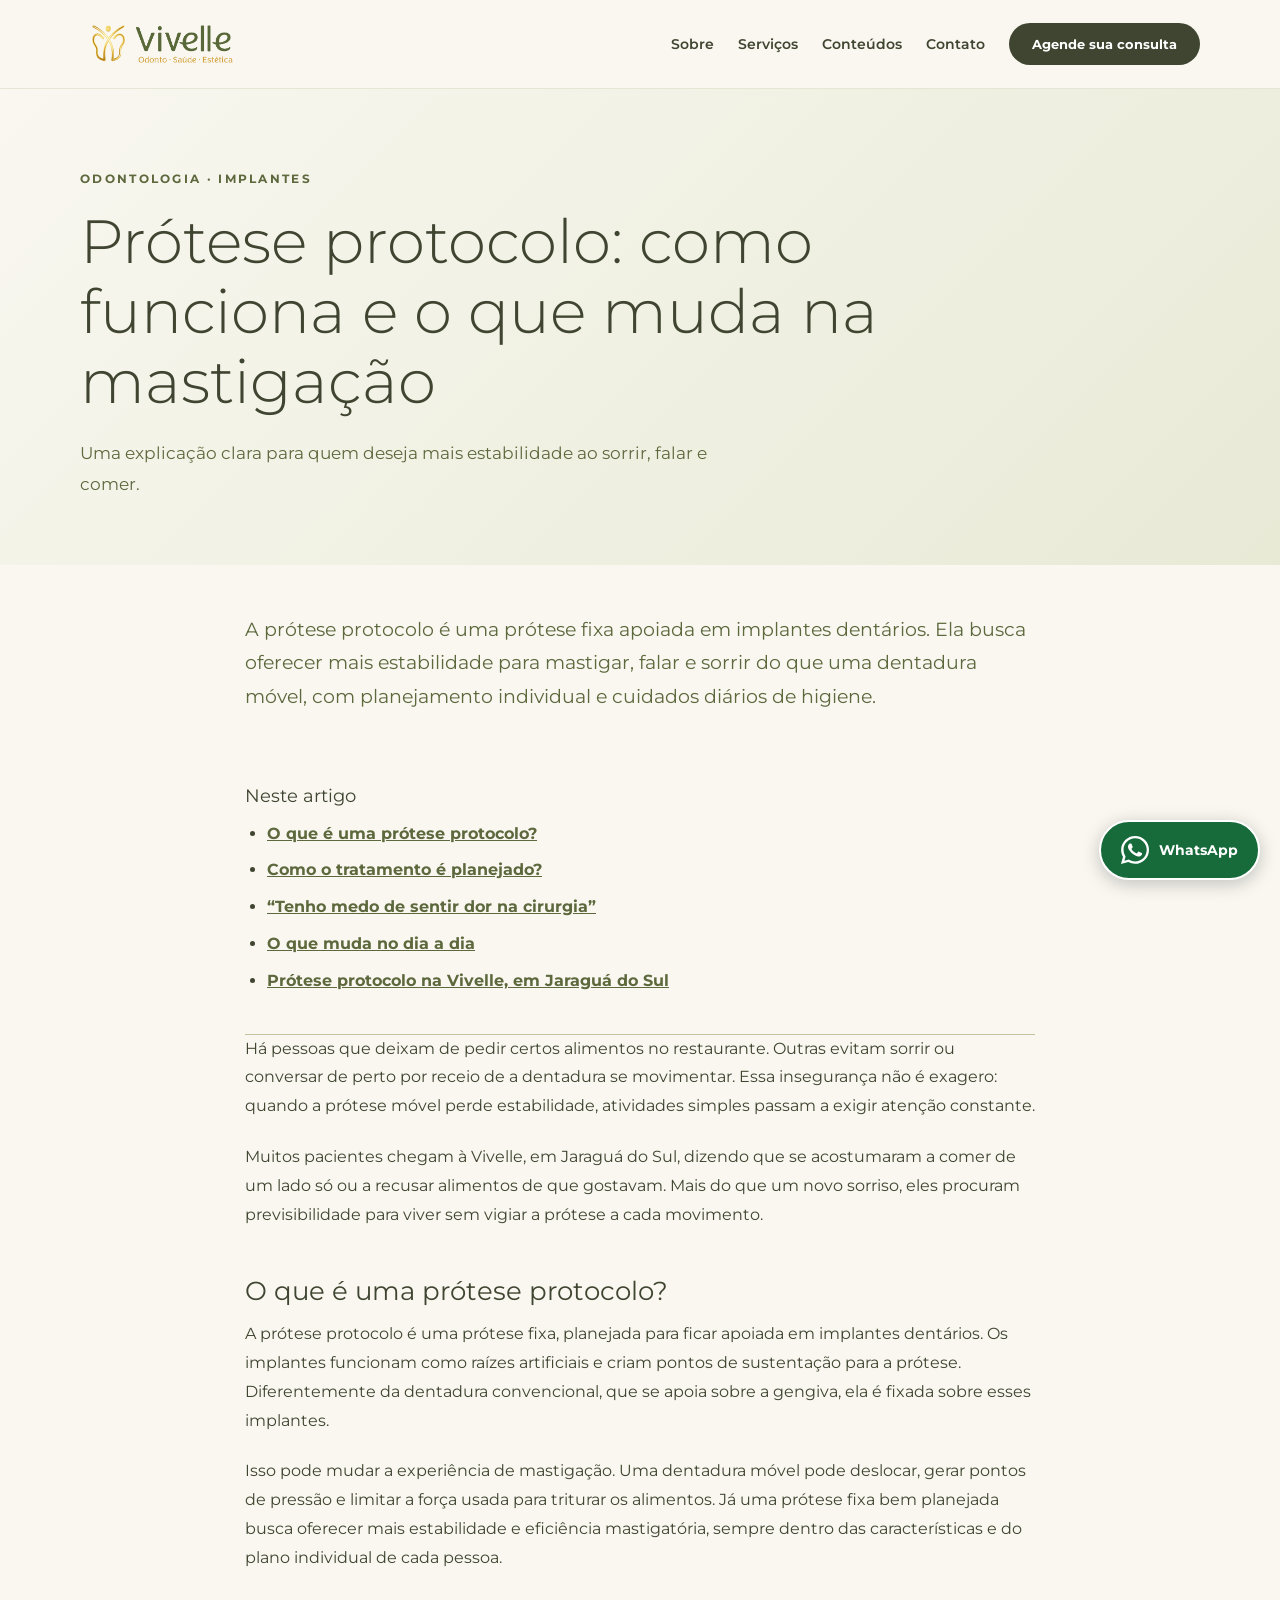
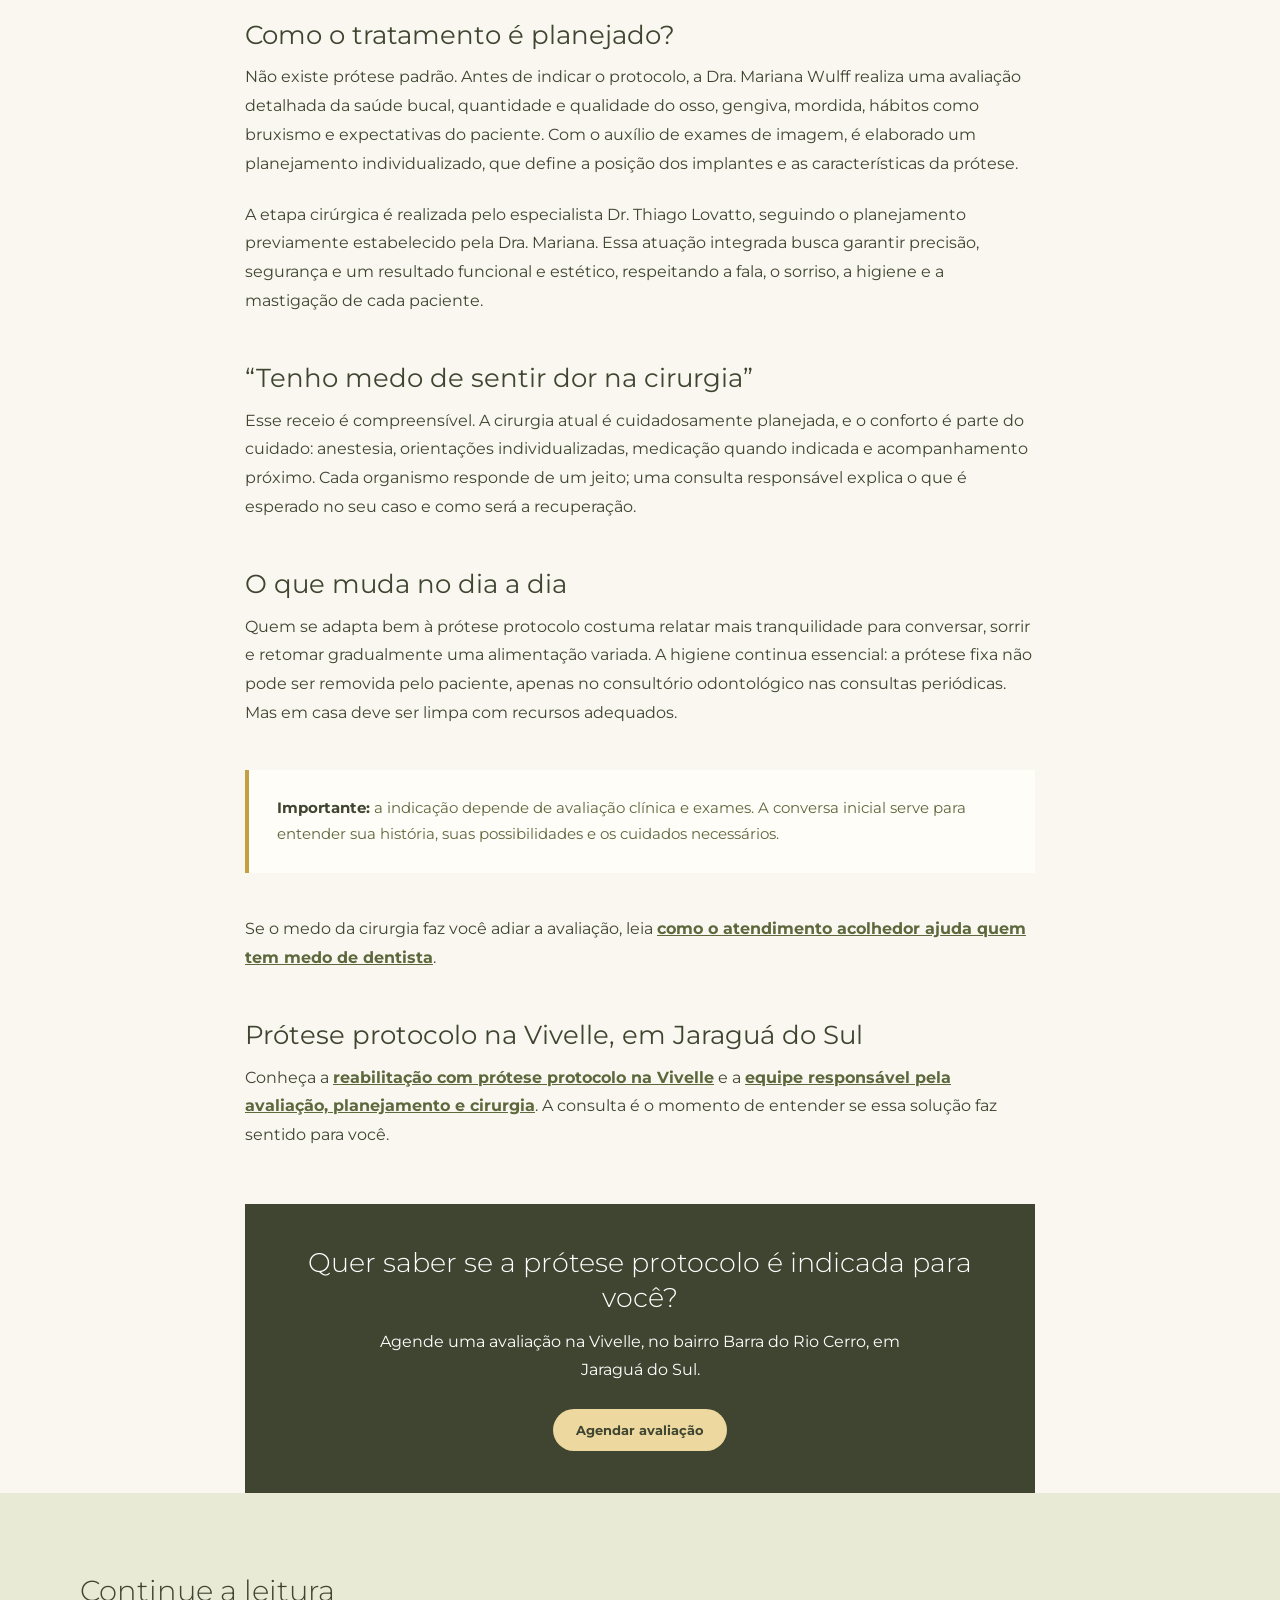
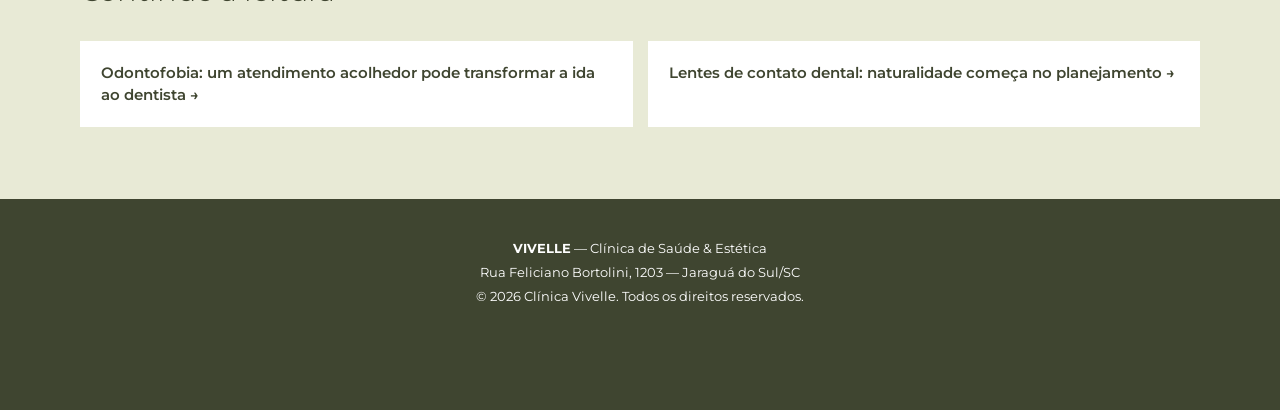
<file: artigos/protese-protocolo.html>
<!DOCTYPE html>
<html lang="pt-BR"><head><meta charset="UTF-8"><meta name="viewport" content="width=device-width, initial-scale=1.0"><title>Prótese protocolo: como funciona, higiene e cuidados | Vivelle</title><link rel="canonical" href="https://clinicavivelle.com.br/artigos/protese-protocolo"><meta name="description" content="Entenda o que é a prótese protocolo, como os implantes dão sustentação e quais cuidados de higiene e acompanhamento são necessários na Vivelle."><link rel="preconnect" href="https://fonts.googleapis.com"><link rel="preconnect" href="https://fonts.gstatic.com" crossorigin><link href="https://fonts.googleapis.com/css2?family=Montserrat:wght@300;400;500;600;700&display=swap" rel="stylesheet"><link rel="stylesheet" href="artigos.css"><link rel="stylesheet" href="/whatsapp.css"></head>
<body><header><div class="container header-inner"><a href="/" class="logo" aria-label="Página inicial da Vivelle"><img src="../IMAGEMS/Vivelle - versoes logotipo_LOGO 3D - HORIZONTAL - POSITIVO.png" alt="Vivelle"></a><button class="menu-toggle" aria-label="Abrir menu" aria-expanded="false">☰</button><nav><ul><li><a href="/#sobre">Sobre</a></li><li><a href="/#servicos">Serviços</a></li><li><a href="/artigos/">Conteúdos</a></li><li><a href="/#contato">Contato</a></li><li><a href="https://go.pipelead.to/w/gjkfCk" target="_blank" rel="noopener" class="btn">Agende sua consulta</a></li></ul></nav></div></header>
<main><section class="page-hero"><div class="container"><span class="eyebrow">Odontologia · Implantes</span><h1>Prótese protocolo: como funciona e o que muda na mastigação</h1><p>Uma explicação clara para quem deseja mais estabilidade ao sorrir, falar e comer.</p></div></section><article class="article"><p class="article-intro">A prótese protocolo é uma prótese fixa apoiada em implantes dentários. Ela busca oferecer mais estabilidade para mastigar, falar e sorrir do que uma dentadura móvel, com planejamento individual e cuidados diários de higiene.</p><section class="article-overview" aria-label="Neste artigo"><h2>Neste artigo</h2><ul><li><a href="#duvida-1">O que é uma prótese protocolo?</a></li><li><a href="#duvida-2">Como o tratamento é planejado?</a></li><li><a href="#duvida-3">“Tenho medo de sentir dor na cirurgia”</a></li><li><a href="#duvida-4">O que muda no dia a dia</a></li><li><a href="#duvida-5">Prótese protocolo na Vivelle, em Jaraguá do Sul</a></li></ul></section><p>Há pessoas que deixam de pedir certos alimentos no restaurante. Outras evitam sorrir ou conversar de perto por receio de a dentadura se movimentar. Essa insegurança não é exagero: quando a prótese móvel perde estabilidade, atividades simples passam a exigir atenção constante.</p><p>Muitos pacientes chegam à Vivelle, em Jaraguá do Sul, dizendo que se acostumaram a comer de um lado só ou a recusar alimentos de que gostavam. Mais do que um novo sorriso, eles procuram previsibilidade para viver sem vigiar a prótese a cada movimento.</p><h2 id="duvida-1">O que é uma prótese protocolo?</h2><p>A prótese protocolo é uma prótese fixa, planejada para ficar apoiada em implantes dentários. Os implantes funcionam como raízes artificiais e criam pontos de sustentação para a prótese. Diferentemente da dentadura convencional, que se apoia sobre a gengiva, ela é fixada sobre esses implantes.</p><p>Isso pode mudar a experiência de mastigação. Uma dentadura móvel pode deslocar, gerar pontos de pressão e limitar a força usada para triturar os alimentos. Já uma prótese fixa bem planejada busca oferecer mais estabilidade e eficiência mastigatória, sempre dentro das características e do plano individual de cada pessoa.</p><h2 id="duvida-2">Como o tratamento é planejado?</h2><p>Não existe prótese padrão. Antes de indicar o protocolo, a Dra. Mariana Wulff realiza uma avaliação detalhada da saúde bucal, quantidade e qualidade do osso, gengiva, mordida, hábitos como bruxismo e expectativas do paciente. Com o auxílio de exames de imagem, é elaborado um planejamento individualizado, que define a posição dos implantes e as características da prótese.</p><p>A etapa cirúrgica é realizada pelo especialista Dr. Thiago Lovatto, seguindo o planejamento previamente estabelecido pela Dra. Mariana. Essa atuação integrada busca garantir precisão, segurança e um resultado funcional e estético, respeitando a fala, o sorriso, a higiene e a mastigação de cada paciente.</p><h2 id="duvida-3">“Tenho medo de sentir dor na cirurgia”</h2><p>Esse receio é compreensível. A cirurgia atual é cuidadosamente planejada, e o conforto é parte do cuidado: anestesia, orientações individualizadas, medicação quando indicada e acompanhamento próximo. Cada organismo responde de um jeito; uma consulta responsável explica o que é esperado no seu caso e como será a recuperação.</p><h2 id="duvida-4">O que muda no dia a dia</h2><p>Quem se adapta bem à prótese protocolo costuma relatar mais tranquilidade para conversar, sorrir e retomar gradualmente uma alimentação variada. A higiene continua essencial: a prótese fixa não pode ser removida pelo paciente, apenas no consultório odontológico nas consultas periódicas. Mas em casa deve ser limpa com recursos adequados.</p><div class="notice"><strong>Importante:</strong> a indicação depende de avaliação clínica e exames. A conversa inicial serve para entender sua história, suas possibilidades e os cuidados necessários.</div><p>Se o medo da cirurgia faz você adiar a avaliação, leia <a href="/artigos/odontofobia">como o atendimento acolhedor ajuda quem tem medo de dentista</a>.</p><h2 id="duvida-5">Prótese protocolo na Vivelle, em Jaraguá do Sul</h2><p>Conheça a <a href="/#protese-protocolo">reabilitação com prótese protocolo na Vivelle</a> e a <a href="/#equipe">equipe responsável pela avaliação, planejamento e cirurgia</a>. A consulta é o momento de entender se essa solução faz sentido para você.</p><section class="cta"><h2>Quer saber se a prótese protocolo é indicada para você?</h2><p>Agende uma avaliação na Vivelle, no bairro Barra do Rio Cerro, em Jaraguá do Sul.</p><a href="https://go.pipelead.to/w/gjkfCk" target="_blank" rel="noopener" class="btn">Agendar avaliação</a></section></article><section class="related"><div class="container"><h2>Continue a leitura</h2><div class="related-links"><a href="/artigos/odontofobia">Odontofobia: um atendimento acolhedor pode transformar a ida ao dentista →</a><a href="/artigos/lentes-de-contato-dental">Lentes de contato dental: naturalidade começa no planejamento →</a></div></div></section></main><footer><div class="container"><p><strong>VIVELLE</strong> — Clínica de Saúde & Estética</p><p>Rua Feliciano Bortolini, 1203 — Jaraguá do Sul/SC</p><p>© 2026 Clínica Vivelle. Todos os direitos reservados.</p></div></footer><script>const b=document.querySelector('.menu-toggle'),n=document.querySelector('nav ul');b.addEventListener('click',()=>{const e=n.classList.toggle('active');b.setAttribute('aria-expanded',e);b.textContent=e?'✕':'☰'});</script><a class="whatsapp-float" href="https://go.pipelead.to/w/gjkfCk" target="_blank" rel="noopener noreferrer" aria-label="Falar com a Vivelle pelo WhatsApp (abre em nova aba)" title="Falar com a Vivelle pelo WhatsApp"><svg xmlns="http://www.w3.org/2000/svg" viewBox="0 0 24 24" width="28" height="28" aria-hidden="true" focusable="false"><path fill="currentColor" d="M20.52 3.48A11.9 11.9 0 0 0 12.05 0C5.47 0 .12 5.35.12 11.93c0 2.1.55 4.15 1.6 5.96L0 24l6.26-1.64a11.9 11.9 0 0 0 5.78 1.47h.01C18.63 23.83 24 18.48 24 11.9c0-3.18-1.24-6.17-3.48-8.42ZM12.05 21.8a9.86 9.86 0 0 1-5.03-1.38l-.36-.21-3.72.98.99-3.63-.24-.37a9.87 9.87 0 0 1-1.52-5.26c0-5.47 4.45-9.92 9.93-9.92a9.84 9.84 0 0 1 7.01 2.91 9.84 9.84 0 0 1 2.9 7.01c0 5.47-4.46 9.87-9.96 9.87Zm5.44-7.4c-.3-.15-1.77-.87-2.04-.97-.28-.1-.48-.15-.68.15s-.77.97-.94 1.17c-.17.2-.35.22-.65.07-.3-.15-1.26-.46-2.4-1.48-.89-.79-1.49-1.77-1.66-2.07-.17-.3-.02-.46.13-.61.13-.13.3-.35.45-.52.15-.18.2-.3.3-.5.1-.2.05-.38-.02-.53-.08-.15-.68-1.62-.93-2.22-.24-.58-.49-.5-.67-.51h-.57c-.2 0-.52.07-.8.37-.27.3-1.04 1.02-1.04 2.49s1.07 2.88 1.22 3.08c.15.2 2.1 3.21 5.08 4.5.71.3 1.26.49 1.69.63.71.23 1.36.2 1.87.12.57-.09 1.77-.72 2.02-1.42.25-.69.25-1.29.17-1.41-.07-.13-.27-.2-.57-.35Z"/></svg><span>WhatsApp</span></a>
</body></html>
</file>
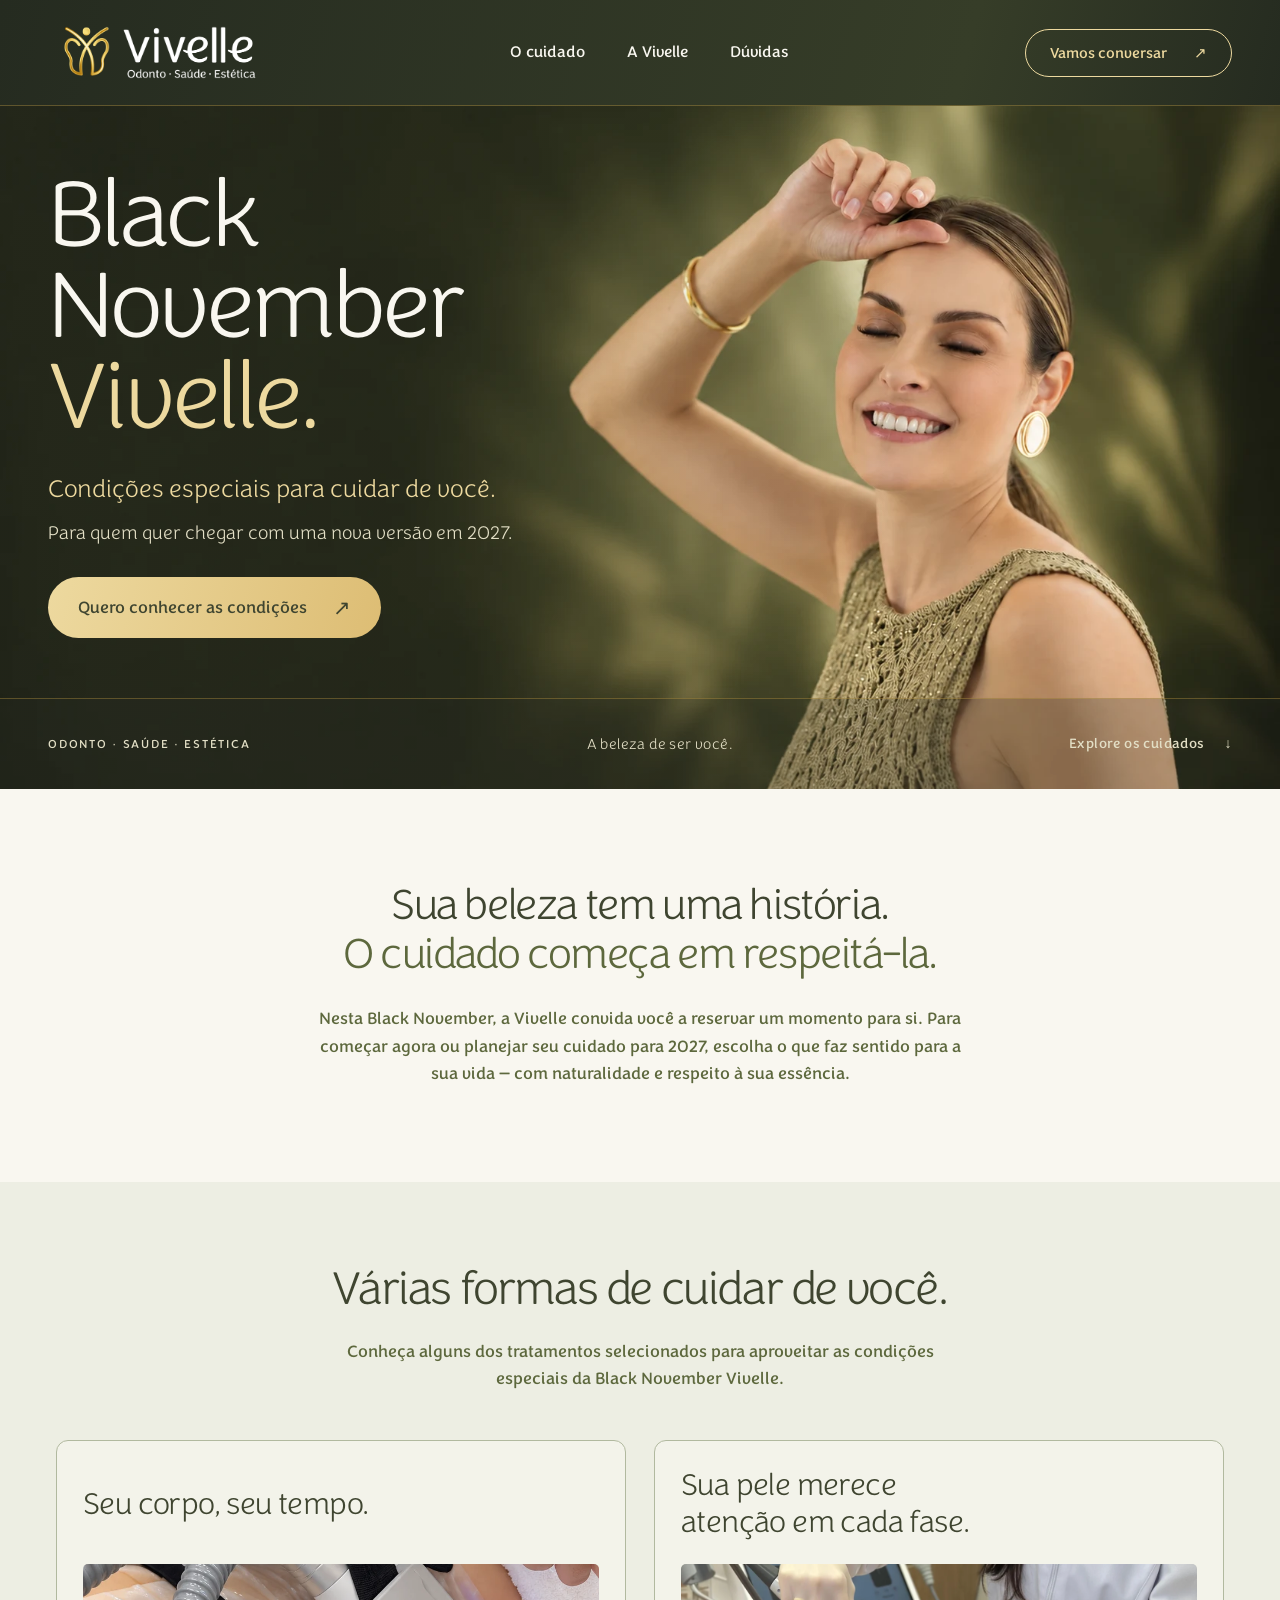
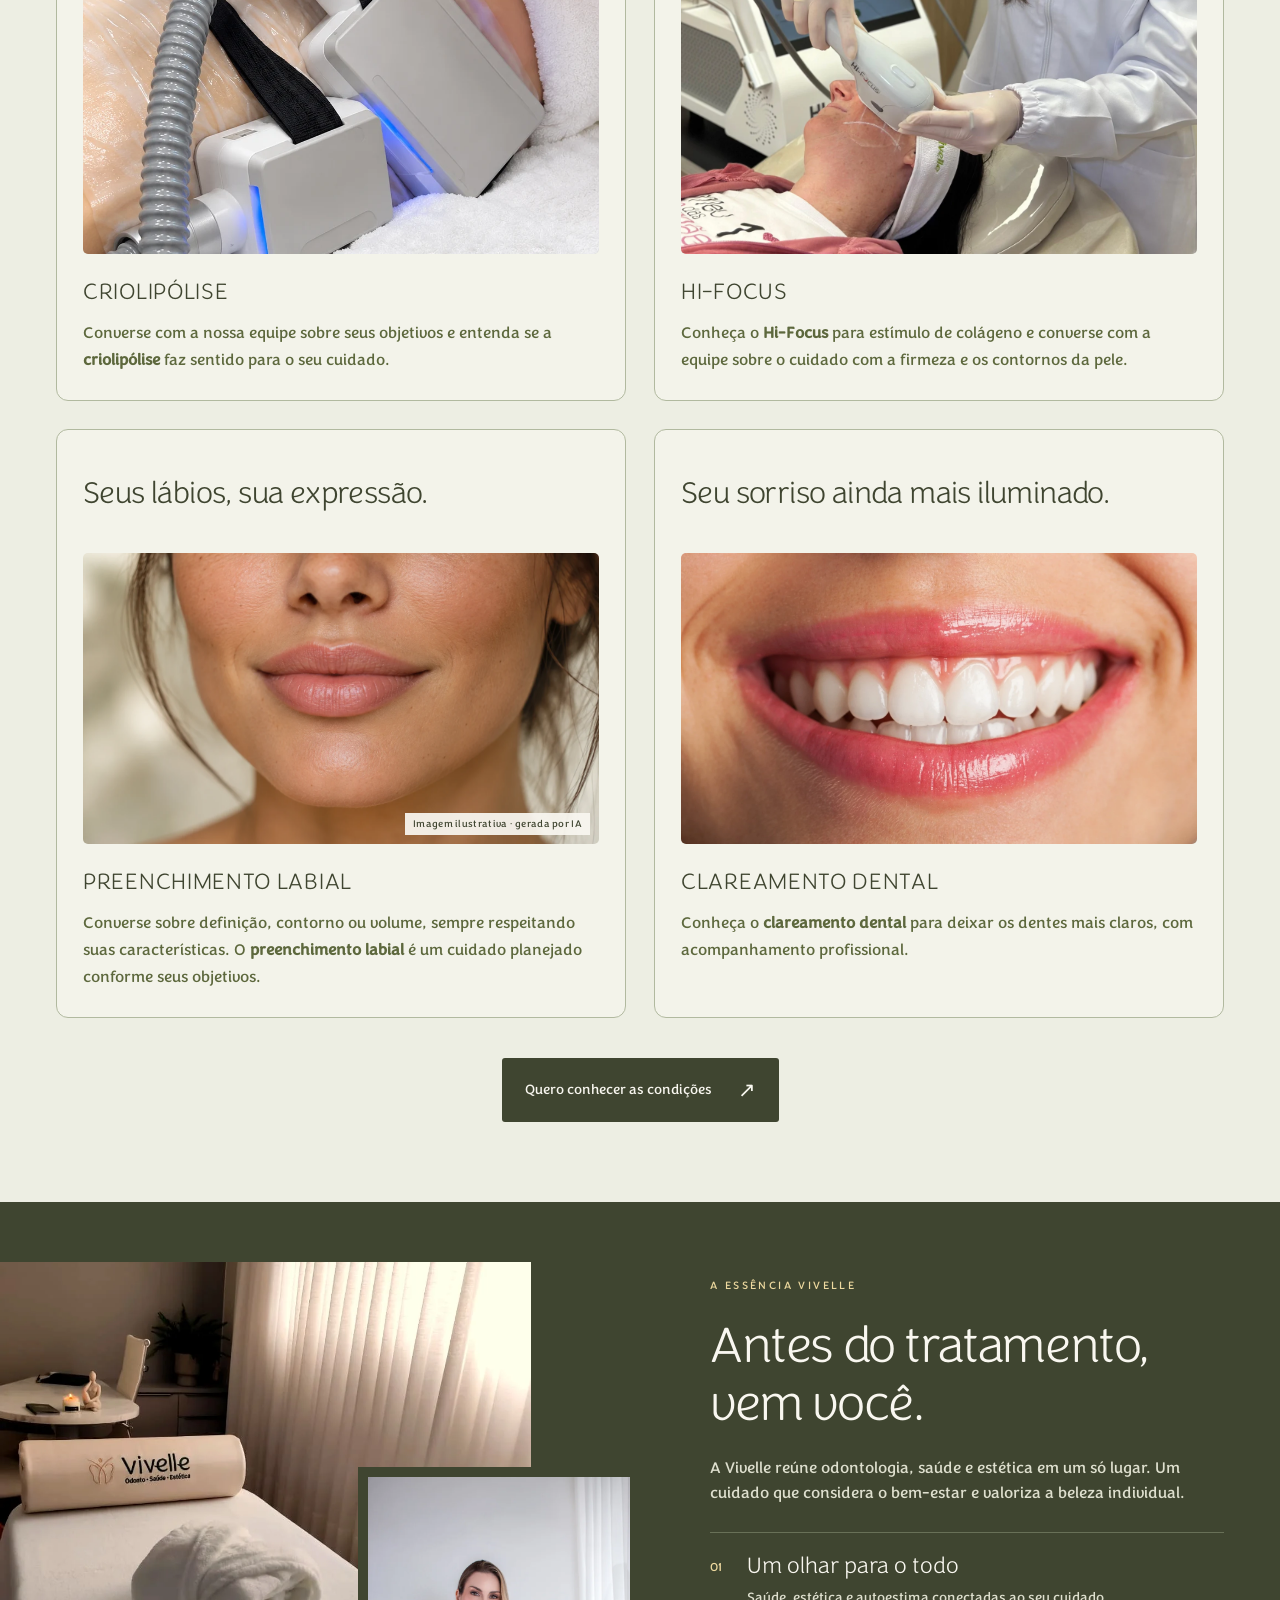
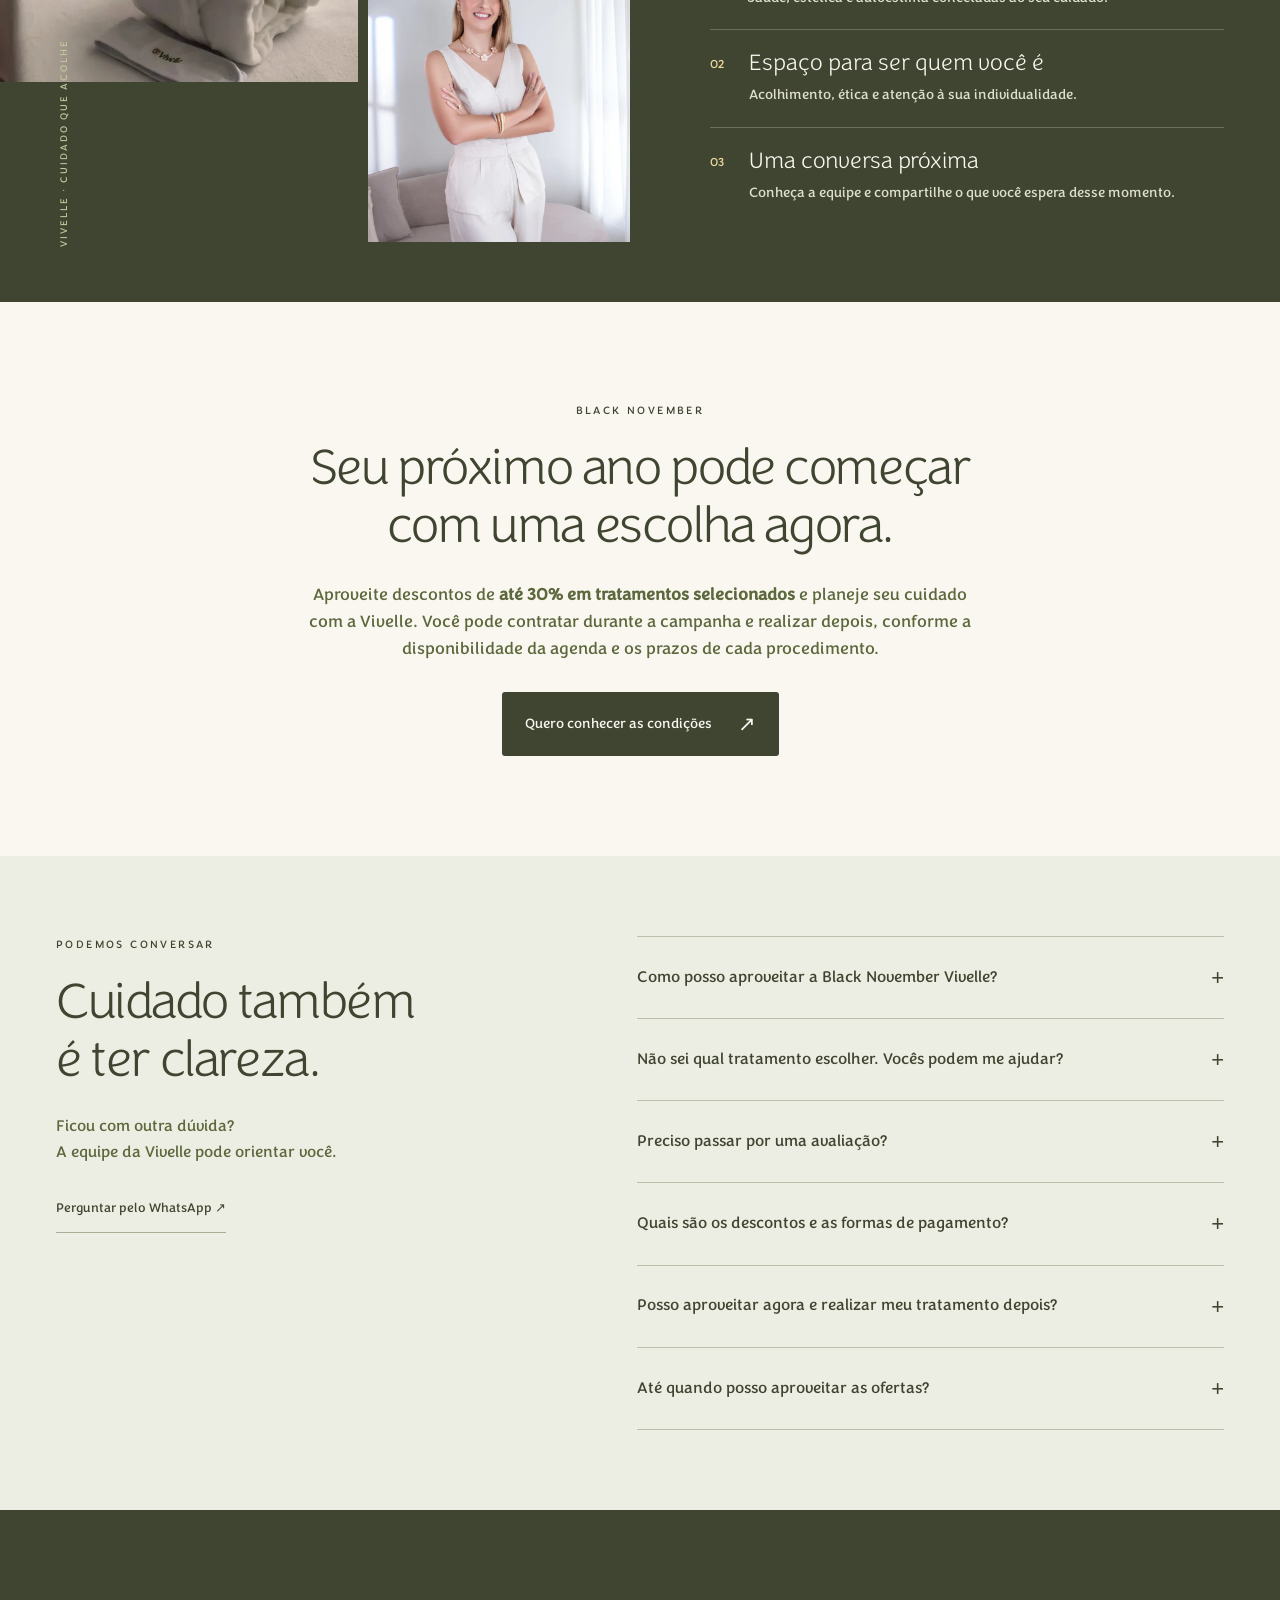
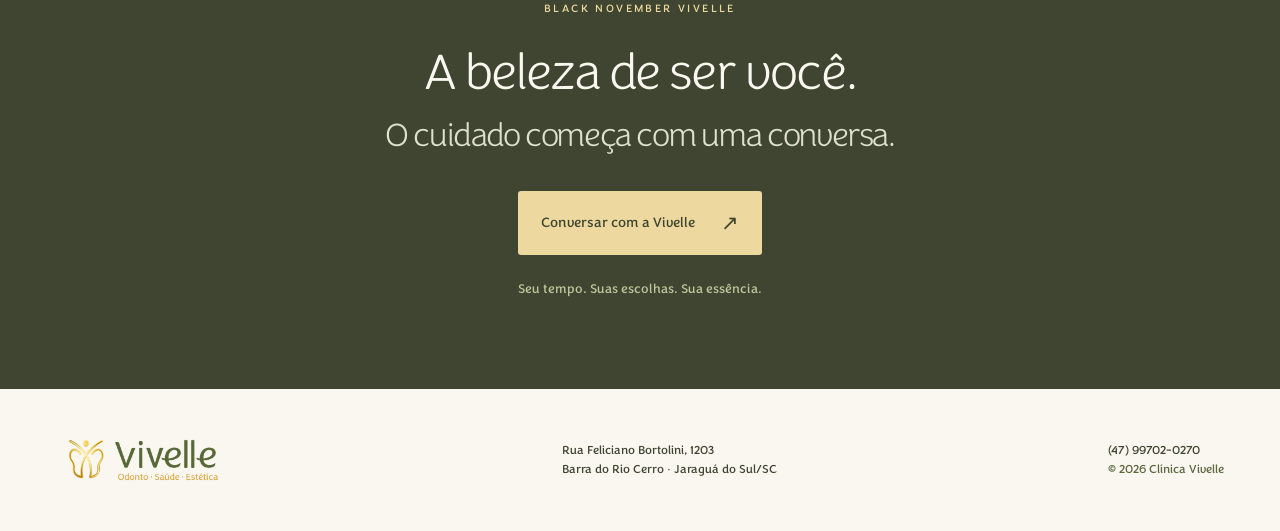
<file: black/comparativo-desejo.html>
<!doctype html>
<html lang="pt-BR">
<head>
  <meta charset="utf-8">
  <meta name="viewport" content="width=device-width, initial-scale=1">
  <meta name="robots" content="noindex, nofollow">
  <meta name="theme-color" content="#3f4530">
  <meta name="description" content="Black November Vivelle. A beleza de ser você: cuidado com o corpo, rosto, lábios e sorriso. Converse com a nossa equipe.">
  <link rel="canonical" href="https://clinicavivelle.com.br/black/comparativo-desejo.html">
  <title>Black November Vivelle | Condições especiais para cuidar de você</title>
  <link rel="preload" href="assets/congenial-extralight.otf" as="font" type="font/otf" crossorigin>
  <link rel="stylesheet" href="styles.css">
  <link rel="stylesheet" href="hero.css">
  <link rel="stylesheet" href="treatments.css">
  <script src="campaign.js?v=pipelead-qMIo0K" defer></script>
</head>
<body class="photo-direction-desire">
  <a class="skip" href="#conteudo">Pular para o conteúdo</a>
  <header>
    <a href="#inicio" class="brand" aria-label="Vivelle, início"><img src="assets/logo-claro.webp" alt="Vivelle — Odonto, Saúde, Estética" width="600" height="189"></a>
    <button class="menu-button" aria-label="Abrir menu" aria-expanded="false" aria-controls="main-nav"><span></span><span></span><span></span></button>
    <nav id="main-nav" aria-label="Navegação principal"><a href="#cuidados">O cuidado</a><a href="#vivelle">A Vivelle</a><a href="#duvidas">Dúvidas</a></nav>
    <a class="header-contact" data-whatsapp="geral" href="https://go.pipelead.to/w/qMIo0K" target="_blank" rel="noopener noreferrer">Vamos conversar <span aria-hidden="true">↗</span></a>
  </header>
  <main id="conteudo">
    <section class="hero" id="inicio" aria-labelledby="titulo">
      <picture class="hero-art" aria-hidden="true"><source media="(max-width: 760px)" srcset="assets/hero-mobile-v2.webp"><img src="assets/hero-desktop-v2.webp" alt="" width="1672" height="941" fetchpriority="high"></picture>
      <div class="hero-copy">
        <h1 id="titulo">Black<br>November<br><em>Vivelle.</em></h1>
        <p class="hero-offer">Condições especiais para cuidar de você.</p>
        <p class="hero-description">Para quem quer chegar com uma nova versão em 2027.</p>
        <a class="button button-gold" data-whatsapp="geral" href="https://go.pipelead.to/w/qMIo0K" target="_blank" rel="noopener noreferrer">Quero conhecer as condições <span aria-hidden="true">↗</span></a>
      </div>
      <div class="hero-footnote"><span>ODONTO · SAÚDE · ESTÉTICA</span><span>A beleza de ser você.</span><a class="hero-explore" href="#cuidados">Explore os cuidados <span aria-hidden="true">↓</span></a></div>
    </section>
    <section class="intro wrap">
      <h2>Sua beleza tem uma história.<br><span>O cuidado começa em respeitá-la.</span></h2>
      <p>Nesta Black November, a Vivelle convida você a reservar um momento para si. Para começar agora ou planejar seu cuidado para 2027, escolha o que faz sentido para a sua vida — com naturalidade e respeito à sua essência.</p>
    </section>
    <section class="care-section" id="cuidados" aria-labelledby="care-title">
      <div class="wrap">
        <div class="treatments-heading"><h2 id="care-title">Várias formas de cuidar de você.</h2><p>Conheça alguns dos tratamentos selecionados para aproveitar as condições especiais da Black November Vivelle.</p></div>
        <div class="care-grid">
          <article class="care-card" id="criolipolise"><h3 class="treatment-tagline">Seu corpo, seu tempo.</h3><figure class="treatment-photo"><img src="assets/tratamento-criolipolise-v1.webp" alt="Imagem ilustrativa de aplicação corporal de criolipólise" width="1400" height="875" loading="lazy"></figure><div class="treatment-copy"><p class="treatment-name">CRIOLIPÓLISE</p><p>Converse com a nossa equipe sobre seus objetivos e entenda se a <strong>criolipólise</strong> faz sentido para o seu cuidado.</p></div></article>
          <article class="care-card" id="hi-focus"><h3 class="treatment-tagline">Sua pele merece atenção em cada fase.</h3><figure class="treatment-photo"><img src="assets/tratamento-hi-focus-v1.webp" alt="Profissional realizando aplicação de Hi-Focus na face" width="1400" height="875" loading="lazy"></figure><div class="treatment-copy"><p class="treatment-name">HI-FOCUS</p><p>Conheça o <strong>Hi-Focus</strong> para estímulo de colágeno e converse com a equipe sobre o cuidado com a firmeza e os contornos da pele.</p></div></article>
          <article class="care-card" id="preenchimento-labial"><h3 class="treatment-tagline">Seus lábios, sua expressão.</h3><figure class="treatment-photo"><img src="assets/labios-editorial-ilustrativa-v1.webp" alt="Imagem ilustrativa gerada: lábios de aparência natural" width="1400" height="875" loading="lazy"><figcaption>Imagem ilustrativa · gerada por IA</figcaption></figure><div class="treatment-copy"><p class="treatment-name">PREENCHIMENTO LABIAL</p><p>Converse sobre definição, contorno ou volume, sempre respeitando suas características. O <strong>preenchimento labial</strong> é um cuidado planejado conforme seus objetivos.</p></div></article>
          <article class="care-card" id="clareamento-dental"><h3 class="treatment-tagline">Seu sorriso ainda mais iluminado.</h3><figure class="treatment-photo"><img src="assets/clareamento-sorriso-fornecido-v2.webp" alt="Sorriso em destaque na imagem fornecida para o clareamento dental" width="1600" height="890" loading="lazy"></figure><div class="treatment-copy"><p class="treatment-name">CLAREAMENTO DENTAL</p><p>Conheça o <strong>clareamento dental</strong> para deixar os dentes mais claros, com acompanhamento profissional.</p></div></article>
        </div>
        <div class="care-cta"><a class="button button-olive" data-whatsapp="geral" href="https://go.pipelead.to/w/qMIo0K" target="_blank" rel="noopener noreferrer">Quero conhecer as condições <span aria-hidden="true">↗</span></a></div>
      </div>
    </section>
    <section id="vivelle" class="about">
      <div class="about-photos"><img class="room" src="assets/ambiente.webp" alt="Ambiente interno da Clínica Vivelle" width="1000" height="750" loading="lazy"><img class="portrait" src="assets/mariana-equipe.webp" alt="Retrato de Mariana, do acervo da Vivelle" width="850" height="1275" loading="lazy"><span>VIVELLE · CUIDADO QUE ACOLHE</span></div>
      <div class="about-copy"><p class="eyebrow">A ESSÊNCIA VIVELLE</p><h2>Antes do tratamento,<br>vem você.</h2><p>A Vivelle reúne odontologia, saúde e estética em um só lugar. Um cuidado que considera o bem-estar e valoriza a beleza individual.</p><div class="value"><span>01</span><div><h3>Um olhar para o todo</h3><p>Saúde, estética e autoestima conectadas ao seu cuidado.</p></div></div><div class="value"><span>02</span><div><h3>Espaço para ser quem você é</h3><p>Acolhimento, ética e atenção à sua individualidade.</p></div></div><div class="value"><span>03</span><div><h3>Uma conversa próxima</h3><p>Conheça a equipe e compartilhe o que você espera desse momento.</p></div></div></div>
    </section>
    <section class="conditions wrap" id="condicoes">
      <div><p class="eyebrow">BLACK NOVEMBER</p><h2>Seu próximo ano pode começar com uma escolha agora.</h2><p>Aproveite descontos de <strong>até 30% em tratamentos selecionados</strong> e planeje seu cuidado com a Vivelle. Você pode contratar durante a campanha e realizar depois, conforme a disponibilidade da agenda e os prazos de cada procedimento.</p><a class="button button-olive" data-whatsapp="geral" href="https://go.pipelead.to/w/qMIo0K" target="_blank" rel="noopener noreferrer">Quero conhecer as condições <span aria-hidden="true">↗</span></a></div>
    </section>
    <section id="duvidas" class="faq-section"><div class="wrap faq-layout"><div><p class="eyebrow">PODEMOS CONVERSAR</p><h2>Cuidado também<br>é ter clareza.</h2><p>Ficou com outra dúvida?<br>A equipe da Vivelle pode orientar você.</p><a class="text-link" data-whatsapp="geral" href="https://go.pipelead.to/w/qMIo0K" target="_blank" rel="noopener noreferrer">Perguntar pelo WhatsApp ↗</a></div><div class="faq-list">
      <details><summary>Como posso aproveitar a Black November Vivelle?<span aria-hidden="true">+</span></summary><p>Entre em contato com nossa equipe para conhecer as condições especiais da campanha e receber orientação sobre os próximos passos.</p></details>
      <details><summary>Não sei qual tratamento escolher. Vocês podem me ajudar?<span aria-hidden="true">+</span></summary><p>Claro! Nossa equipe está preparada para ouvir seus objetivos, esclarecer suas dúvidas e direcionar você para uma avaliação com o profissional adequado. Assim, você pode escolher seu tratamento com mais segurança e tranquilidade.</p></details>
      <details><summary>Preciso passar por uma avaliação?<span aria-hidden="true">+</span></summary><p>Nossa equipe orientará se o tratamento de interesse exige uma avaliação prévia e explicará como funciona o agendamento.</p></details>
      <details><summary>Quais são os descontos e as formas de pagamento?<span aria-hidden="true">+</span></summary><p>A Black November Vivelle oferece descontos de até 30% em tratamentos selecionados. Os percentuais e as formas de pagamento variam conforme o procedimento. Converse com a equipe para conhecer as condições.</p></details>
      <details><summary>Posso aproveitar agora e realizar meu tratamento depois?<span aria-hidden="true">+</span></summary><p>Sim! Você pode garantir as condições especiais da Black November Vivelle e programar a realização do seu tratamento para uma data posterior, conforme a disponibilidade da agenda e os prazos estabelecidos para cada procedimento. Assim, você aproveita os descontos e organiza seus cuidados com tranquilidade!</p></details>
      <details><summary>Até quando posso aproveitar as ofertas?<span aria-hidden="true">+</span></summary><p>Consulte nossa equipe para confirmar a vigência da campanha e os prazos para contratação e realização de cada procedimento.</p></details>
    </div></div></section>
    <section class="closing"><div class="wrap"><p class="eyebrow">BLACK NOVEMBER VIVELLE</p><h2>A beleza de ser você.<br><span>O cuidado começa com uma conversa.</span></h2><a class="button button-gold" data-whatsapp="geral" href="https://go.pipelead.to/w/qMIo0K" target="_blank" rel="noopener noreferrer">Conversar com a Vivelle <span aria-hidden="true">↗</span></a><p class="closing-note">Seu tempo. Suas escolhas. Sua essência.</p></div></section>
  </main>
  <footer class="wrap"><img src="assets/logo-oliva.webp" alt="Vivelle — Odonto, Saúde, Estética" width="600" height="189"><div>Rua Feliciano Bortolini, 1203<br>Barra do Rio Cerro · Jaraguá do Sul/SC</div><div><a href="tel:+5547997020270">(47) 99702-0270</a><br><span>© 2026 Clínica Vivelle</span></div></footer>
  <div class="mobile-cta"><a class="button button-gold" data-whatsapp="geral" href="https://go.pipelead.to/w/qMIo0K" target="_blank" rel="noopener noreferrer">Conversar pelo WhatsApp <span aria-hidden="true">↗</span></a></div>
</body>
</html>
</file>
<file: artigos/artigos.css>
:root {
  --olive-dark: #3f4530;
  --olive: #5d683d;
  --sage: #c1c59d;
  --sage-light: #e8ead6;
  --beige: #edd99f;
  --gold: #c69f44;
  --cream: #f9f7f0;
  --white: #fff;
  --text: #3f4530;
  --text-light: #5d683d;
  --shadow: 0 10px 40px rgba(63, 69, 48, .1);
}
* { box-sizing: border-box; }
html { scroll-behavior: smooth; }
body { margin: 0; color: var(--text); background: var(--cream); font-family: Montserrat, Arial, sans-serif; font-size: 16px; line-height: 1.8; }
a { color: inherit; }
.container { width: min(92%, 1120px); margin: 0 auto; }
header { position: sticky; top: 0; z-index: 5; background: rgba(249,247,240,.96); backdrop-filter: blur(10px); border-bottom: 1px solid rgba(193,197,157,.35); }
.header-inner { min-height: 88px; display: flex; align-items: center; justify-content: space-between; gap: 24px; }
.logo img { display: block; height: 52px; width: auto; }
nav ul { display: flex; align-items: center; gap: 24px; list-style: none; margin: 0; padding: 0; }
nav a { color: var(--text); text-decoration: none; font-size: .86rem; font-weight: 600; }
nav a:hover, nav a:focus { color: var(--gold); }
.btn { display: inline-flex; align-items: center; justify-content: center; padding: 13px 23px; border-radius: 99px; background: var(--olive-dark); color: var(--white); font-size: .84rem; font-weight: 700; line-height: 1.2; text-decoration: none; transition: transform .2s, background .2s; }
.btn:hover, .btn:focus { background: var(--olive); color: var(--white); transform: translateY(-2px); }
.menu-toggle { display: none; border: 0; background: transparent; color: var(--olive-dark); font-size: 1.6rem; }
.page-hero { padding: 80px 0 66px; background: linear-gradient(135deg, var(--cream), var(--sage-light)); }
.eyebrow { display: block; margin-bottom: 17px; color: var(--olive); font-size: .72rem; font-weight: 700; letter-spacing: .2em; text-transform: uppercase; }
.page-hero h1 { max-width: 880px; margin: 0; font-size: clamp(2.1rem, 5vw, 3.8rem); font-weight: 300; line-height: 1.15; }
.page-hero p { max-width: 680px; margin: 22px 0 0; color: var(--text-light); font-size: 1.05rem; }
.content { padding: 64px 0 80px; }
.articles-grid { display: grid; grid-template-columns: repeat(3, 1fr); gap: 22px; }
.article-card { display: flex; flex-direction: column; padding: 30px; min-height: 270px; background: var(--white); border: 1px solid rgba(193,197,157,.5); box-shadow: var(--shadow); }
.article-card .tag { color: var(--olive); font-size: .72rem; font-weight: 700; letter-spacing: .11em; text-transform: uppercase; }
.article-card h2 { margin: 12px 0; font-size: 1.35rem; font-weight: 400; line-height: 1.35; }
.article-card p { margin: 0 0 22px; color: var(--text-light); font-size: .91rem; line-height: 1.65; }
.article-card a { margin-top: auto; color: var(--olive-dark); font-size: .86rem; font-weight: 700; text-decoration: none; }
.article-card a:hover { color: var(--gold); }
.article { width: min(92%, 790px); margin: 0 auto; }
.article-intro { padding: 48px 0 26px; color: var(--text-light); font-size: 1.16rem; }
.article h2 { margin: 45px 0 12px; color: var(--olive-dark); font-size: 1.65rem; font-weight: 400; line-height: 1.28; }
.article p { margin: 0 0 22px; }
.article strong { color: var(--olive-dark); }
.article a:not(.btn) { color: var(--olive); font-weight: 700; }
.article a:not(.btn):hover { color: var(--gold); }
.notice { margin: 42px 0; padding: 25px 28px; border-left: 4px solid var(--gold); background: #fffdf7; color: var(--text-light); font-size: .93rem; }
.cta { margin: 54px 0 0; padding: 42px; background: var(--olive-dark); color: var(--white); text-align: center; }
.cta h2 { margin: 0 0 12px; color: var(--white); font-size: 1.7rem; font-weight: 300; }
.cta p { margin: 0 auto 24px; max-width: 540px; }
.cta .btn { background: var(--beige); color: var(--olive-dark); }
.cta .btn:hover { background: var(--white); }
.related { padding: 72px 0; background: var(--sage-light); }
.related h2 { margin: 0 0 24px; font-size: 1.8rem; font-weight: 300; }
.related-links { display: grid; grid-template-columns: repeat(2, 1fr); gap: 15px; }
.related-links a { display: block; padding: 21px; background: var(--white); color: var(--olive-dark); font-size: .94rem; font-weight: 600; line-height: 1.45; text-decoration: none; }
.related-links a:hover { color: var(--gold); }
footer { padding: 36px 0; background: var(--olive-dark); color: var(--white); text-align: center; font-size: .82rem; line-height: 1.7; }
footer p { margin: 2px 0; }
@media (max-width: 760px) {
  .header-inner { min-height: 74px; }
  .logo img { height: 43px; }
  .menu-toggle { display: block; }
  nav ul { display: none; position: absolute; top: 74px; left: 0; right: 0; flex-direction: column; align-items: stretch; gap: 0; padding: 16px 4%; background: var(--cream); border-bottom: 1px solid var(--sage); }
  nav ul.active { display: flex; }
  nav li { padding: 9px 0; }
  nav .btn { width: 100%; }
  .articles-grid, .related-links { grid-template-columns: 1fr; }
  .page-hero { padding: 58px 0 48px; }
  .content { padding: 45px 0 60px; }
  .cta { padding: 32px 22px; }
}

.article-overview { border-bottom: 1px solid var(--sage); padding: 24px 0 30px; }
.article-overview h2 { margin: 0 0 12px; font-size: 1.1rem; }
.article-overview ul { padding-left: 22px; margin: 0; }
.article-overview li { margin: 8px 0; }
.article h2[id] { scroll-margin-top: 115px; }
</file>
<file: whatsapp.css>
.whatsapp-float {
  position: fixed;
  right: max(20px, env(safe-area-inset-right));
  bottom: max(20px, env(safe-area-inset-bottom));
  z-index: 1100;
  display: inline-flex;
  align-items: center;
  justify-content: center;
  gap: 10px;
  min-width: 58px;
  min-height: 58px;
  padding: 14px 20px;
  border: 2px solid #fff;
  border-radius: 999px;
  background: #176b3b;
  color: #fff;
  box-shadow: 0 4px 18px rgba(0, 0, 0, .22);
  font-family: Montserrat, Arial, sans-serif;
  font-size: 14px;
  font-weight: 700;
  line-height: 1;
  text-decoration: none;
}
.whatsapp-float svg { flex: 0 0 28px; display: block; }
.whatsapp-float:hover { background: #12552f; color: #fff; }
.whatsapp-float:focus-visible { outline: 3px solid #c69f44; outline-offset: 4px; }
body > footer { padding-bottom: calc(100px + env(safe-area-inset-bottom)); }
@media (max-width: 600px) {
  .whatsapp-float { right: max(16px, env(safe-area-inset-right)); bottom: max(16px, env(safe-area-inset-bottom)); width: 58px; padding: 13px; }
  .whatsapp-float span { display: none; }
}
</file>
<file: black/styles.css>
@font-face{font-family:Congenial;src:url('assets/congenial-regular.otf') format('opentype');font-weight:400;font-display:swap}
@font-face{font-family:Congenial;src:url('assets/congenial-extralight.otf') format('opentype');font-weight:200;font-display:swap}
:root{--olive:#3f4530;--green:#5d683d;--sage:#c1c59d;--beige:#edd99f;--gold:#c69f44;--brown:#5e461a;--paper:#f9f7f0;--line:#d9dbce}
*{box-sizing:border-box}html{scroll-behavior:smooth;scroll-padding-top:24px}body{margin:0;background:var(--paper);color:var(--olive);font-family:Congenial,Arial,sans-serif;font-size:17px;line-height:1.6}a{color:inherit;text-decoration:none}button,a,summary{-webkit-tap-highlight-color:transparent}a:focus-visible,summary:focus-visible{outline:3px solid var(--gold);outline-offset:6px}img{display:block;max-width:100%;height:auto}h1,h2,h3,p,figure{margin:0}h1,h2,h3{font-weight:200;line-height:1.13}h2{font-size:clamp(35px,4vw,56px);letter-spacing:-1.4px}h3{font-size:27px}p{max-width:65ch}em{font-style:normal} .wrap{width:min(1220px,calc(100% - 112px));margin-inline:auto}.eyebrow{font-size:11px;font-weight:400;letter-spacing:2.4px;line-height:1.6}.skip{position:fixed;top:-80px;left:20px;z-index:10;padding:12px;background:white}.skip:focus{top:10px}
.review-bar{background:var(--beige);color:var(--olive);font:11px/1.4 Arial,sans-serif;padding:9px 24px;text-align:center;letter-spacing:.4px}.review-bar span{margin:0 9px}.review-bar a{text-decoration:underline;margin-left:20px}header{height:110px;padding:20px 56px;display:flex;align-items:center;justify-content:space-between;background:var(--olive);color:var(--paper);gap:24px}.brand{padding:8px 0}.brand img{width:184px}nav{display:flex;gap:30px;font-size:14px}nav a:hover,.header-contact:hover{color:var(--beige)}.header-contact{font-size:14px;border-bottom:1px solid #8c907e;padding:10px 0}.header-contact span{margin-left:24px}
.hero{display:grid;grid-template-columns:1.05fr 1fr;background:var(--olive);color:var(--paper);min-height:660px}.hero-copy{padding:56px 55px 25px max(56px,calc((100vw - 1220px)/2));display:flex;align-items:flex-start;flex-direction:column}.hero .eyebrow{color:var(--beige);display:flex;align-items:center;gap:13px}.small-line{width:30px;height:1px;background:var(--gold)}h1{font-size:clamp(72px,7.8vw,118px);letter-spacing:-4px;margin:30px 0 25px;line-height:.99}h1 em{color:var(--beige)}.hero-description{font-weight:200;font-size:22px;line-height:1.45;margin-bottom:32px;color:#e4e5d8}.button{min-height:54px;padding:17px 23px;display:inline-flex;align-items:center;justify-content:space-between;gap:26px;font-size:14px;line-height:1.4;border-radius:3px;transition:background .2s,transform .2s}.button:hover{transform:translateY(-2px)}.button-gold{background:var(--beige);color:var(--olive)}.button-gold:hover{background:#f5e4b9}.button-olive{background:var(--olive);color:var(--paper)}.button-olive:hover{background:var(--green)}.button span{font-family:Arial,sans-serif;font-size:21px}.hero-explore{font-size:12px;margin-top:22px;color:#e4e5d8;display:flex;gap:20px;align-items:center;padding:8px 0}.hero-footnote{margin-top:auto;padding-top:40px;display:flex;justify-content:space-between;width:100%;font-size:10px;letter-spacing:1px;color:#c1c59d}.hero-photo{position:relative;min-height:660px;overflow:hidden}.hero-photo img{width:100%;height:100%;position:absolute;object-fit:cover;object-position:center 42%}.hero-photo figcaption{position:absolute;bottom:30px;right:30px;font-size:15px;letter-spacing:1px;color:var(--olive);background:#f9f7f0e8;padding:9px 17px}
.intro{text-align:center;padding-block:92px 95px}.intro .eyebrow{margin:auto auto 24px;color:var(--green)}.intro h2{font-size:clamp(32px,3.4vw,47px)}.intro h2 span{color:var(--green)}.intro>p:last-child{max-width:660px;margin:26px auto 0;font-size:17px;color:var(--green)}.care-section{background:#edeee3;padding:80px 0}.section-heading{display:flex;justify-content:space-between;align-items:flex-end;gap:40px;margin-bottom:45px}.section-heading .eyebrow{margin-bottom:18px}.section-heading>p{font-size:16px;color:var(--green);padding-bottom:8px}.care-grid{display:grid;grid-template-columns:repeat(3,1fr);border-top:1px solid #b7bcaa;border-bottom:1px solid #b7bcaa}.care-card{padding:30px 30px 32px 0;display:flex;flex-direction:column}.care-card+.care-card{padding-left:30px;border-left:1px solid #b7bcaa}.care-card:last-child{padding-right:0}.card-top{display:flex;align-items:center;justify-content:space-between;margin-bottom:25px;gap:5px}.card-top>span{font-size:11px;letter-spacing:1.5px}.card-top svg{width:66px;height:66px;stroke:var(--green);stroke-width:1;stroke-linecap:round;stroke-linejoin:round}.care-card h3{font-size:37px;margin-bottom:27px;letter-spacing:-.8px}.care-card .procedure{font-size:15px;margin-bottom:12px}.care-card>p:not(.procedure){font-size:15px;line-height:1.7;color:var(--green);margin-bottom:30px}.text-link{font-size:13px;border-bottom:1px solid #a8ad96;display:inline-flex;gap:15px;justify-content:space-between;align-items:center;padding:13px 0;min-height:48px}.care-card .text-link{margin-top:auto}.text-link:hover{color:var(--brown);border-color:var(--brown)}.care-note{font-size:12px;color:var(--green);max-width:none;margin-top:22px}.conditions{padding-block:100px;display:grid;grid-template-columns:1fr 1fr;gap:100px;align-items:center}.conditions h2{margin:20px 0}.conditions>div>p:not(.eyebrow){font-size:17px;color:var(--green);margin:24px 0}.pending{border:1px solid var(--line);padding:32px;background:#f0f0e7}.pending .eyebrow{color:var(--green);font-size:10px}.pending h3{font-size:31px;margin:18px 0}.pending>p:not(.eyebrow){font-size:14px}.pending dl{margin:24px 0}.pending dl>div{padding:13px 0;border-top:1px solid var(--line)}.pending dt{font-size:12px;color:var(--green)}.pending dd{font-size:15px;margin:3px 0 0}.pending .fine{font-size:12px!important;color:var(--green)}
.about{display:grid;grid-template-columns:1fr 1fr;background:var(--olive);color:var(--paper)}.about-photos{position:relative;min-height:700px}.about-photos .room{width:83%;height:60%;position:absolute;top:60px;left:0;object-fit:cover}.about-photos .portrait{width:44%;height:55%;position:absolute;right:0;bottom:50px;object-fit:cover;object-position:50% 30%;border:10px solid var(--olive)}.about-photos>span{position:absolute;bottom:55px;left:56px;font-size:10px;letter-spacing:2px;writing-mode:vertical-rl;transform:rotate(180deg);color:var(--sage)}.about-copy{padding:75px max(56px,calc((100vw - 1220px)/2)) 65px 70px}.about-copy .eyebrow{color:var(--beige)}.about-copy h2{margin:23px 0}.about-copy>p:not(.eyebrow){font-size:16px;color:#dedfce;margin-bottom:25px}.value{display:flex;gap:25px;border-top:1px solid #687057;padding:20px 0}.value>span{color:var(--beige);font-size:12px;padding-top:5px}.value h3{font-size:23px;margin-bottom:8px}.value p{color:#dedfce;font-size:14px}.steps{padding-block:95px}.steps h2{margin:18px 0 45px;font-size:42px}.steps ol{list-style:none;display:grid;grid-template-columns:repeat(3,1fr);gap:50px;padding:0;margin:0}.steps li{border-top:1px solid var(--line);padding-top:24px}.steps li>span{color:var(--green);font-size:13px}.steps h3{font-size:26px;margin:17px 0 14px}.steps li p{font-size:15px;color:var(--green)}.faq-section{background:#edeee3;padding:80px 0}.faq-layout{display:grid;grid-template-columns:.9fr 1.1fr;gap:100px}.faq-layout h2{margin:20px 0 25px}.faq-layout>div>p:not(.eyebrow){font-size:16px;color:var(--green)}.faq-layout .text-link{margin-top:20px}.faq-list details{border-bottom:1px solid #bbc0ad}.faq-list details:first-child{border-top:1px solid #bbc0ad}summary{cursor:pointer;list-style:none;display:flex;justify-content:space-between;align-items:center;gap:20px;font-size:16px;padding:23px 0}summary::-webkit-details-marker{display:none}summary>span{font-family:Arial,sans-serif;font-size:22px;font-weight:300}details[open]>summary>span{transform:rotate(45deg)}.faq-list details p{font-size:15px;color:var(--green);padding:0 32px 24px 0}.closing{padding:90px 0;background:var(--olive);color:var(--paper);text-align:center}.closing .eyebrow{color:var(--beige);margin:auto}.closing h2{margin:26px 0 32px}.closing h2>span{font-size:.65em;color:#dedfce}.closing-note{margin:24px auto 0;font-size:13px;color:var(--sage)}footer{display:flex;justify-content:space-between;align-items:center;gap:25px;padding-block:43px;font-size:12px}footer img{width:175px}footer span{color:var(--green)}.review{border-top:1px solid var(--line);margin-bottom:24px}.review>details>summary{font-size:13px}.review-content{padding:10px 0 30px;max-width:900px}.review-content h3{font-size:24px;margin:22px 0 14px}.review-content p,.review-content li{font-size:14px;margin-bottom:12px;max-width:none}.review-content a{text-decoration:underline}.mobile-cta{display:none}
@media(min-width:1600px){.hero{min-height:760px}.hero-photo{min-height:760px}.hero-copy{padding-top:80px}}
@media(max-width:1100px){.wrap{width:calc(100% - 64px)}header{padding-inline:32px}nav{gap:18px}.hero-copy{padding:45px 32px 25px}.hero-photo,.hero{min-height:620px}h1{font-size:85px}.hero .eyebrow{font-size:9px;letter-spacing:1.5px}.hero .button{font-size:12px;gap:12px;padding-inline:17px}.hero-description{font-size:20px}.conditions,.faq-layout{gap:50px}.about-copy{padding:60px 32px 45px 40px}.care-card{padding-right:20px}.care-card+.care-card{padding-left:20px}.text-link{font-size:12px}.about-photos{min-height:700px}}
@media(max-width:760px){.wrap{width:calc(100% - 40px)}.review-bar{font-size:9px;padding:8px 12px}.review-bar span{margin:0 4px}.review-bar a{display:inline-block;margin-left:8px}header{height:88px;padding:15px 20px}.brand img{width:145px}nav{display:none}.header-contact{font-size:12px}.header-contact span{margin-left:8px}.hero{grid-template-columns:1fr;min-height:0}.hero-copy{padding:35px 24px 30px}.hero .eyebrow{font-size:10px;letter-spacing:1.7px}h1{font-size:clamp(70px,18vw,100px);letter-spacing:-3px;margin:26px 0 22px}.hero-description{font-size:21px;margin-bottom:27px}.hero .button{font-size:13px;width:100%;max-width:400px;padding-inline:18px}.hero-explore{font-size:11px;margin-top:14px;gap:12px}.hero-footnote{padding-top:28px;font-size:9px}.hero-photo{min-height:0;height:440px}.hero-photo img{object-position:center 36%}.hero-photo figcaption{bottom:20px;right:20px;font-size:13px}.intro{padding-block:57px}.intro h2{font-size:32px;letter-spacing:-.8px}.intro>p:last-child{font-size:16px}.eyebrow{font-size:10px;letter-spacing:1.8px}.care-section{padding:55px 0}.section-heading{display:block;margin-bottom:30px}.section-heading>p{margin-top:20px;font-size:15px}.care-grid{grid-template-columns:1fr}.care-card,.care-card+.care-card{padding:25px 0 30px;border-left:0}.care-card+.care-card{border-top:1px solid #b7bcaa}.card-top{margin-bottom:10px}.care-card h3{font-size:36px;margin-bottom:20px}.care-card>p:not(.procedure){margin-bottom:15px}.care-card .text-link{font-size:14px}.care-note{font-size:11px}.conditions{padding-block:58px;grid-template-columns:1fr;gap:32px}.pending{padding:25px}.about{grid-template-columns:1fr}.about-photos{min-height:430px;order:2}.about-photos .room{top:0;height:75%;width:83%}.about-photos .portrait{bottom:25px;right:20px;height:75%;width:45%;border-width:7px}.about-photos>span{left:24px;bottom:25px;font-size:9px}.about-copy{padding:50px 24px 35px}.about-copy h2{font-size:38px}.steps{padding-block:58px}.steps h2{font-size:36px;margin-bottom:30px}.steps ol{grid-template-columns:1fr;gap:25px}.steps li{padding:20px 0 0}.steps h3{margin:10px 0}.faq-section{padding:55px 0}.faq-layout{grid-template-columns:1fr;gap:30px}.faq-layout h2{font-size:38px}.faq-list summary{font-size:15px;padding:21px 0}.closing{padding:60px 0}.closing h2{font-size:37px}.closing h2 span{display:block;font-size:24px;margin-top:15px;line-height:1.35}.closing .button{width:100%;max-width:380px}footer{flex-direction:column;align-items:flex-start;gap:20px;padding-block:32px}.review{margin-bottom:110px}.review summary{font-size:12px}.mobile-cta{display:block;position:fixed;bottom:0;left:0;right:0;padding:10px 16px calc(10px + env(safe-area-inset-bottom));background:var(--olive);z-index:5;border-top:1px solid #747b61}.mobile-cta .button{width:100%;min-height:48px;padding-block:12px}.review-content ul{padding-left:20px}}
@media(prefers-reduced-motion:reduce){html{scroll-behavior:auto}*{transition:none!important}}
</file>
<file: black/hero.css>
/* Approved visual exploration, implemented with independent accessible HTML. */
header{position:relative;z-index:6;height:106px;background:linear-gradient(105deg,#252b20,#363d28 75%,#252b20);border-bottom:1px solid #c69f445c;padding-inline:max(48px,calc((100vw - 1320px)/2));}
header .brand img{width:224px}header nav{font-size:16px;gap:42px}header .header-contact{border:1px solid var(--beige);border-radius:40px;padding:11px 24px;font-size:15px;color:var(--beige)}
.menu-button{display:none}
.hero{position:relative;isolation:isolate;display:block;min-height:0;background:#252b20;overflow:hidden;color:#f9f7f0;}
.hero-art{position:absolute;inset:0;z-index:-2;display:block;}
.hero-art img{width:100%;height:100%;object-fit:cover;object-position:center center;}
.hero::before{content:"";position:absolute;inset:0;z-index:-1;background:linear-gradient(90deg,#252b204d,transparent 70%);pointer-events:none;}
.hero-copy{padding:64px max(48px,calc((100vw - 1320px)/2)) 60px;display:block;}
.hero .eyebrow{font-size:12px;letter-spacing:3.1px;gap:24px;max-width:none;}
.hero .small-line{width:52px;flex-shrink:0;}
.hero h1{font-size:clamp(94px,8.5vw,132px);line-height:.95;letter-spacing:-3.5px;margin:30px 0 28px;width:48%;}
.hero-description{font-size:23px;line-height:1.5;max-width:47%;margin-bottom:28px;color:#e3dfc6;}
.hero .button{border-radius:40px;background:linear-gradient(105deg,#edd99f,#ddbd74);min-width:320px;min-height:58px;font-size:18px;padding:16px 30px;}
.hero .button:hover{background:var(--beige);}
.hero-whatsapp-note{font-size:14px;font-weight:200;color:var(--sage);letter-spacing:.4px;margin:10px 0 0 3px;}
.hero-footnote{margin:0;padding:23px max(48px,calc((100vw - 1320px)/2));border-top:1px solid #c69f445c;display:flex;align-items:center;justify-content:space-between;gap:20px;color:#e3dfc6;background:#252b2040;font-size:12px;letter-spacing:1.8px;}
.hero-footnote>span:nth-child(2){font-size:15px;font-weight:200;letter-spacing:.4px;}
.hero .hero-explore{margin:0;padding:0;font-size:14px;letter-spacing:.4px;color:#e3dfc6;min-height:44px;}
@media(min-width:1800px){.hero-copy{padding-top:80px;padding-bottom:80px}.hero-art img{object-position:center 40%;}.hero h1{font-size:140px;}.hero-description{font-size:25px;}}
@media(min-width:761px) and (max-width:1100px){header{padding-inline:32px;}header .brand img{width:180px;}header nav{gap:22px;font-size:14px;}header .header-contact{font-size:12px;padding:10px 16px;}.hero-copy{padding:46px 32px 48px;}.hero h1{font-size:clamp(76px,9.2vw,100px);}.hero-description{font-size:19px;max-width:49%;}.hero .eyebrow{font-size:10px;letter-spacing:1.9px;gap:15px;}.hero .small-line{width:28px;}.hero .button{min-width:285px;font-size:16px;}.hero-whatsapp-note{font-size:11px;}.hero-footnote{padding:15px 32px;gap:12px;font-size:10px;letter-spacing:.7px;}.hero-footnote>span:nth-child(2){font-size:12px;}.hero .hero-explore{font-size:12px;}.hero::before{background:linear-gradient(90deg,#252b20a6,transparent 75%);}}
@media(max-width:760px){
  header{height:88px;padding:14px 24px;background:#252b20;}
  header .brand img{width:170px;}header .header-contact{display:none;}
  .menu-button{display:flex;flex-direction:column;justify-content:center;gap:6px;width:48px;height:48px;padding:9px;border:0;background:transparent;color:var(--beige);cursor:pointer;}
  .menu-button span{display:block;width:28px;height:1px;background:currentColor;transition:transform .2s,opacity .2s;}
  .menu-button[aria-expanded="true"] span:first-child{transform:translateY(7px) rotate(45deg);}.menu-button[aria-expanded="true"] span:nth-child(2){opacity:0;}.menu-button[aria-expanded="true"] span:last-child{transform:translateY(-7px) rotate(-45deg);}
  .menu-button:focus-visible{outline:2px solid var(--gold);outline-offset:3px;}
  header nav{display:none;position:absolute;top:100%;left:0;right:0;background:#252b20;padding:20px 24px;border-bottom:1px solid #c69f4460;box-shadow:0 16px 25px #0003;gap:0;}
  header nav.is-open{display:flex;flex-direction:column;}header nav a{padding:13px 0;min-height:48px;}
  .hero-art{top:55px;bottom:auto;height:auto;aspect-ratio:3/4;}
  .hero-art img{height:100%;object-fit:cover;object-position:center top;}
  .hero::before{background:linear-gradient(180deg,#252b20 25px,transparent 160px),linear-gradient(180deg,transparent 330px,#252b202b 440px,#252b20 650px);}
  .hero-copy{padding:30px 24px 28px;}
  .hero .eyebrow{font-size:10px;letter-spacing:2.1px;gap:12px;}
  .hero .small-line{width:28px;}
  .hero h1{width:auto;font-size:clamp(70px,19vw,108px);line-height:.98;letter-spacing:-2.3px;margin:clamp(255px,70vw,470px) 0 26px;}
  .hero-description{max-width:none;font-size:18px;line-height:1.55;margin-bottom:25px;}
  .hero .button{width:100%;max-width:none;min-width:0;font-size:17px;min-height:56px;padding:15px 24px;}
  .hero-whatsapp-note{text-align:center;font-size:12px;margin:12px 0 0;letter-spacing:0;}
  .hero-footnote{padding:20px 24px 26px;display:flex;flex-direction:column;gap:9px;text-align:center;background:#252b20;}
  .hero-footnote>span:first-child{display:none;}.hero-footnote>span:nth-child(2){font-size:14px;}.hero .hero-explore{font-size:12px;min-height:44px;}
  .mobile-cta{transition:transform .2s;}.mobile-cta.hero-visible{transform:translateY(120%);pointer-events:none;visibility:hidden;}
}
@media(max-width:360px){header{padding-inline:20px}.hero-copy{padding-inline:20px}.hero .eyebrow{font-size:9px;letter-spacing:1.5px}.hero h1{font-size:65px;margin-top:230px}.hero-description{font-size:16px}.hero .button{font-size:16px;padding-inline:21px}.hero-whatsapp-note{font-size:11px}}
@media(prefers-reduced-motion:reduce){.menu-button span,.mobile-cta{transition:none}}

/* Campaign-first copy hierarchy. */
.hero h1{font-size:clamp(86px,7.5vw,120px);letter-spacing:-2.7px;}
.hero-offer{font-size:25px;font-weight:200;line-height:1.35;max-width:46%;color:var(--beige);margin-bottom:14px;}
.hero-description{font-size:19px;max-width:40%;line-height:1.55;}
.hero .button{font-size:17px;}
@media(min-width:1800px){.hero h1{font-size:125px}.hero-offer{font-size:27px}.hero-description{font-size:21px}}
@media(min-width:761px) and (max-width:1100px){.hero h1{font-size:clamp(65px,7.3vw,80px)}.hero-offer{font-size:21px;max-width:47%}.hero-description{font-size:17px;max-width:44%}.hero .button{font-size:14px;min-width:0;padding-inline:22px}}
@media(max-width:760px){.hero h1{font-size:clamp(54px,14.5vw,95px);letter-spacing:-1.5px}.hero-offer{font-size:24px;max-width:none;margin-bottom:13px}.hero-description{font-size:17px;max-width:none}.hero .button{font-size:16px}}
@media(max-width:360px){.hero h1{font-size:46px}.hero-offer{font-size:22px}.hero .button{font-size:14px;padding-inline:19px}}

/* Simplified campaign copy and shared care CTA. */
.care-cta{text-align:center;margin-top:32px}
.care-cta .button{min-height:56px}
@media(min-width:761px){.hero h1{margin-top:0}}
@media(max-width:760px){.care-cta .button{width:100%;max-width:380px}}

/* Open editorial campaign invitation. */
.conditions{display:block;text-align:center;padding-block:100px;}
.conditions>div{max-width:860px;margin-inline:auto;}
.conditions .eyebrow{margin-inline:auto;}
.conditions h2{max-width:800px;margin:20px auto 26px;text-wrap:balance;}
.conditions>div>p:not(.eyebrow){max-width:690px;margin:0 auto 30px;}
.conditions .button{min-height:56px;}
@media(max-width:760px){.conditions{padding-block:62px;}.conditions h2{font-size:36px;}.conditions .button{width:100%;max-width:380px;}}
</file>
<file: black/treatments.css>
/* A bounded card connects each promise, photo and treatment description. */
.treatments-heading{max-width:750px;margin:0 auto 48px;text-align:center}
.treatments-heading h2{font-size:clamp(34px,3.7vw,50px);text-wrap:balance}
.treatments-heading>p{font-size:17px;color:var(--green);margin:22px auto 0;max-width:650px}
.care-grid{grid-template-columns:repeat(2,minmax(0,1fr));gap:28px;border:0;align-items:stretch}
.care-grid .care-card,.care-grid .care-card+.care-card{padding:26px;border:1px solid #b1b99f;border-radius:12px;background:#f9f7f099;display:flex;flex-direction:column;min-width:0}
.care-card .treatment-tagline{font-size:31px;line-height:1.2;letter-spacing:-.6px;margin:0 0 22px;min-height:75px;display:flex;align-items:center;text-wrap:balance;max-width:470px}
.treatment-photo{position:relative;aspect-ratio:16/9;overflow:hidden;background:#e2e5d5;margin:0;border-radius:5px;flex-shrink:0}
.treatment-photo img{display:block;width:100%;height:100%;object-fit:cover}
#criolipolise .treatment-photo img{object-position:50% 57%}
#hi-focus .treatment-photo img{object-position:50% 100%}
#preenchimento-labial .treatment-photo img{object-fit:cover}
.treatment-photo figcaption{position:absolute;bottom:9px;right:9px;padding:3px 8px;background:#f9f7f0ed;color:var(--olive);font-size:10px;letter-spacing:.3px;line-height:1.6}
.photo-direction-desire #preenchimento-labial .treatment-photo img{object-fit:cover}
.treatment-copy{padding:23px 0 0}
.treatment-copy .treatment-name{font-size:23px;font-weight:200;line-height:1.3;letter-spacing:.7px;margin:0 0 13px;color:var(--olive)}
.treatment-copy>p:last-child{font-size:16px;line-height:1.7;color:var(--green);margin:0}
.care-cta{margin-top:40px}
@media(max-width:760px){.treatments-heading{margin-bottom:32px}.treatments-heading h2{font-size:35px}.treatments-heading>p{font-size:16px}.care-grid{grid-template-columns:1fr;gap:22px}.care-grid .care-card,.care-grid .care-card+.care-card{padding:20px}.care-card .treatment-tagline{font-size:28px;min-height:0;margin-bottom:20px}.treatment-copy{padding-top:20px}.treatment-copy .treatment-name{font-size:21px;letter-spacing:.3px}.treatment-copy>p:last-child{font-size:15px}.care-cta{margin-top:32px}}
</file>
